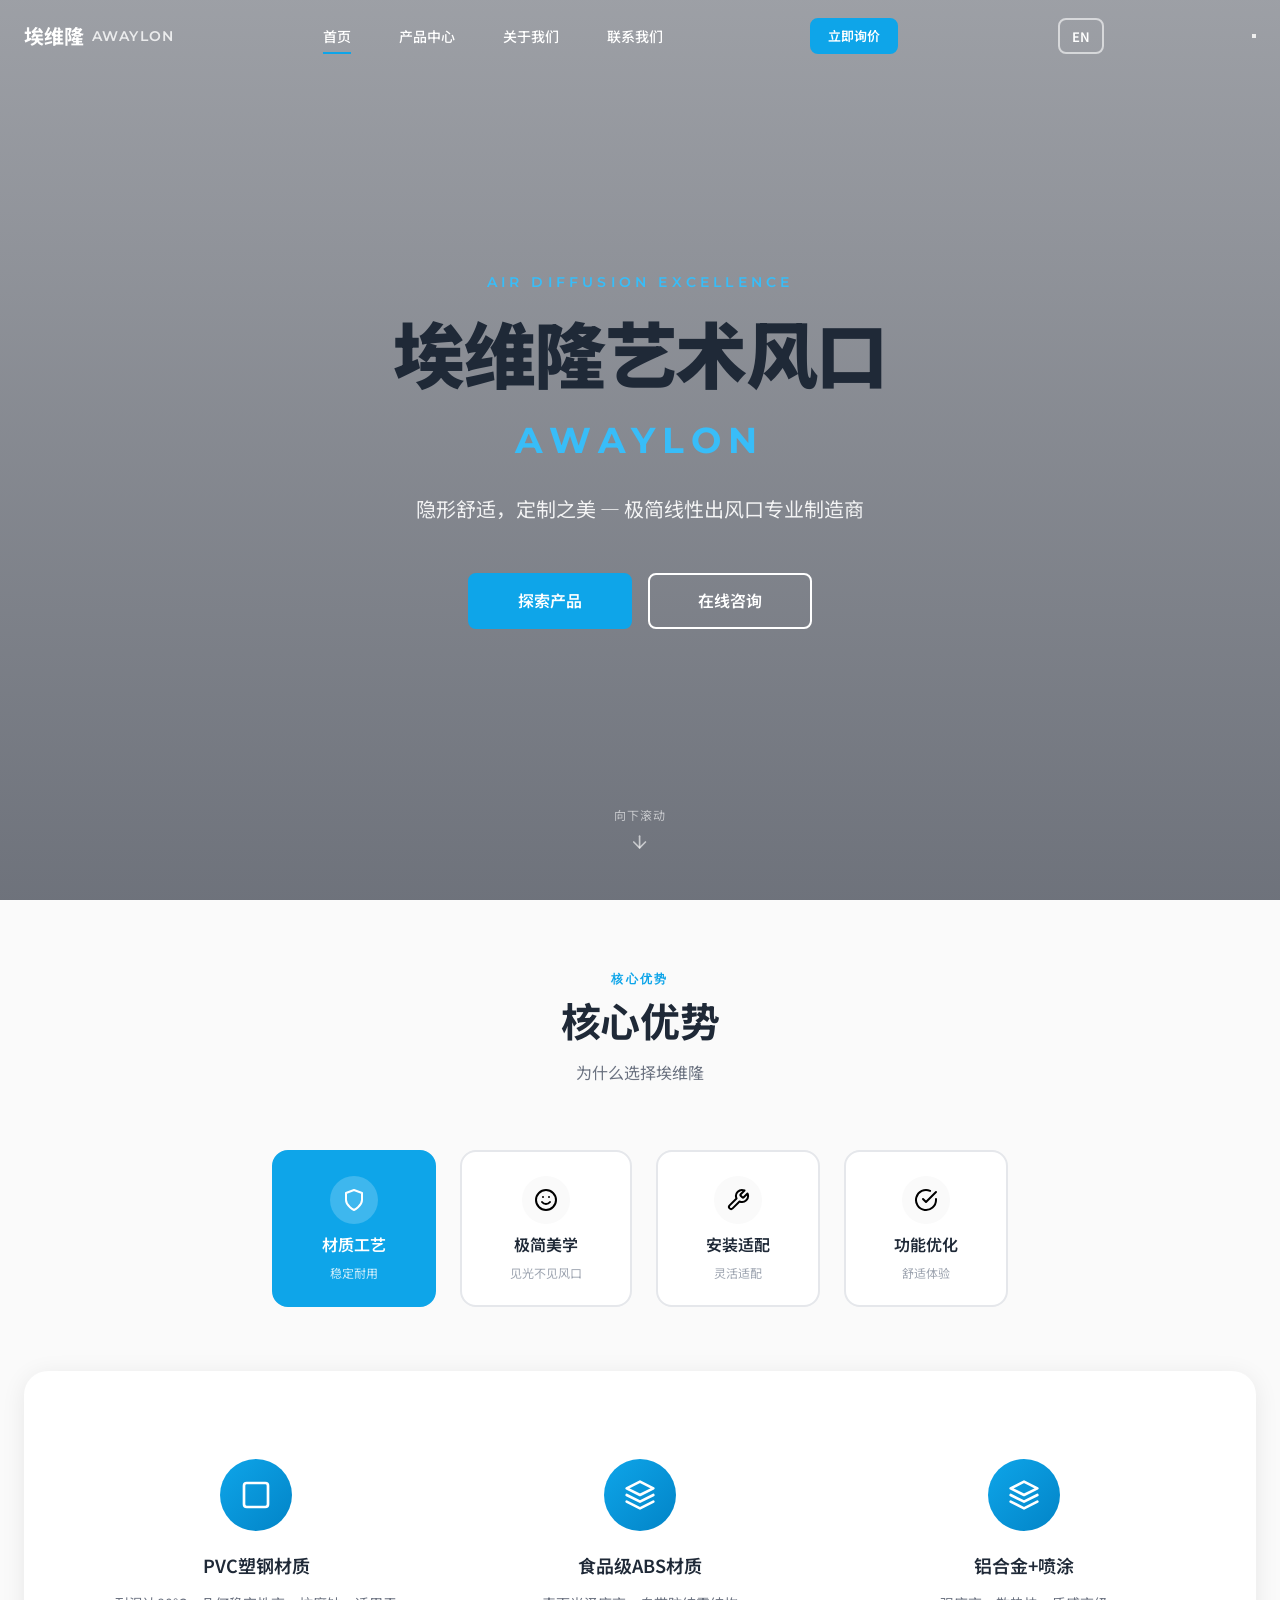
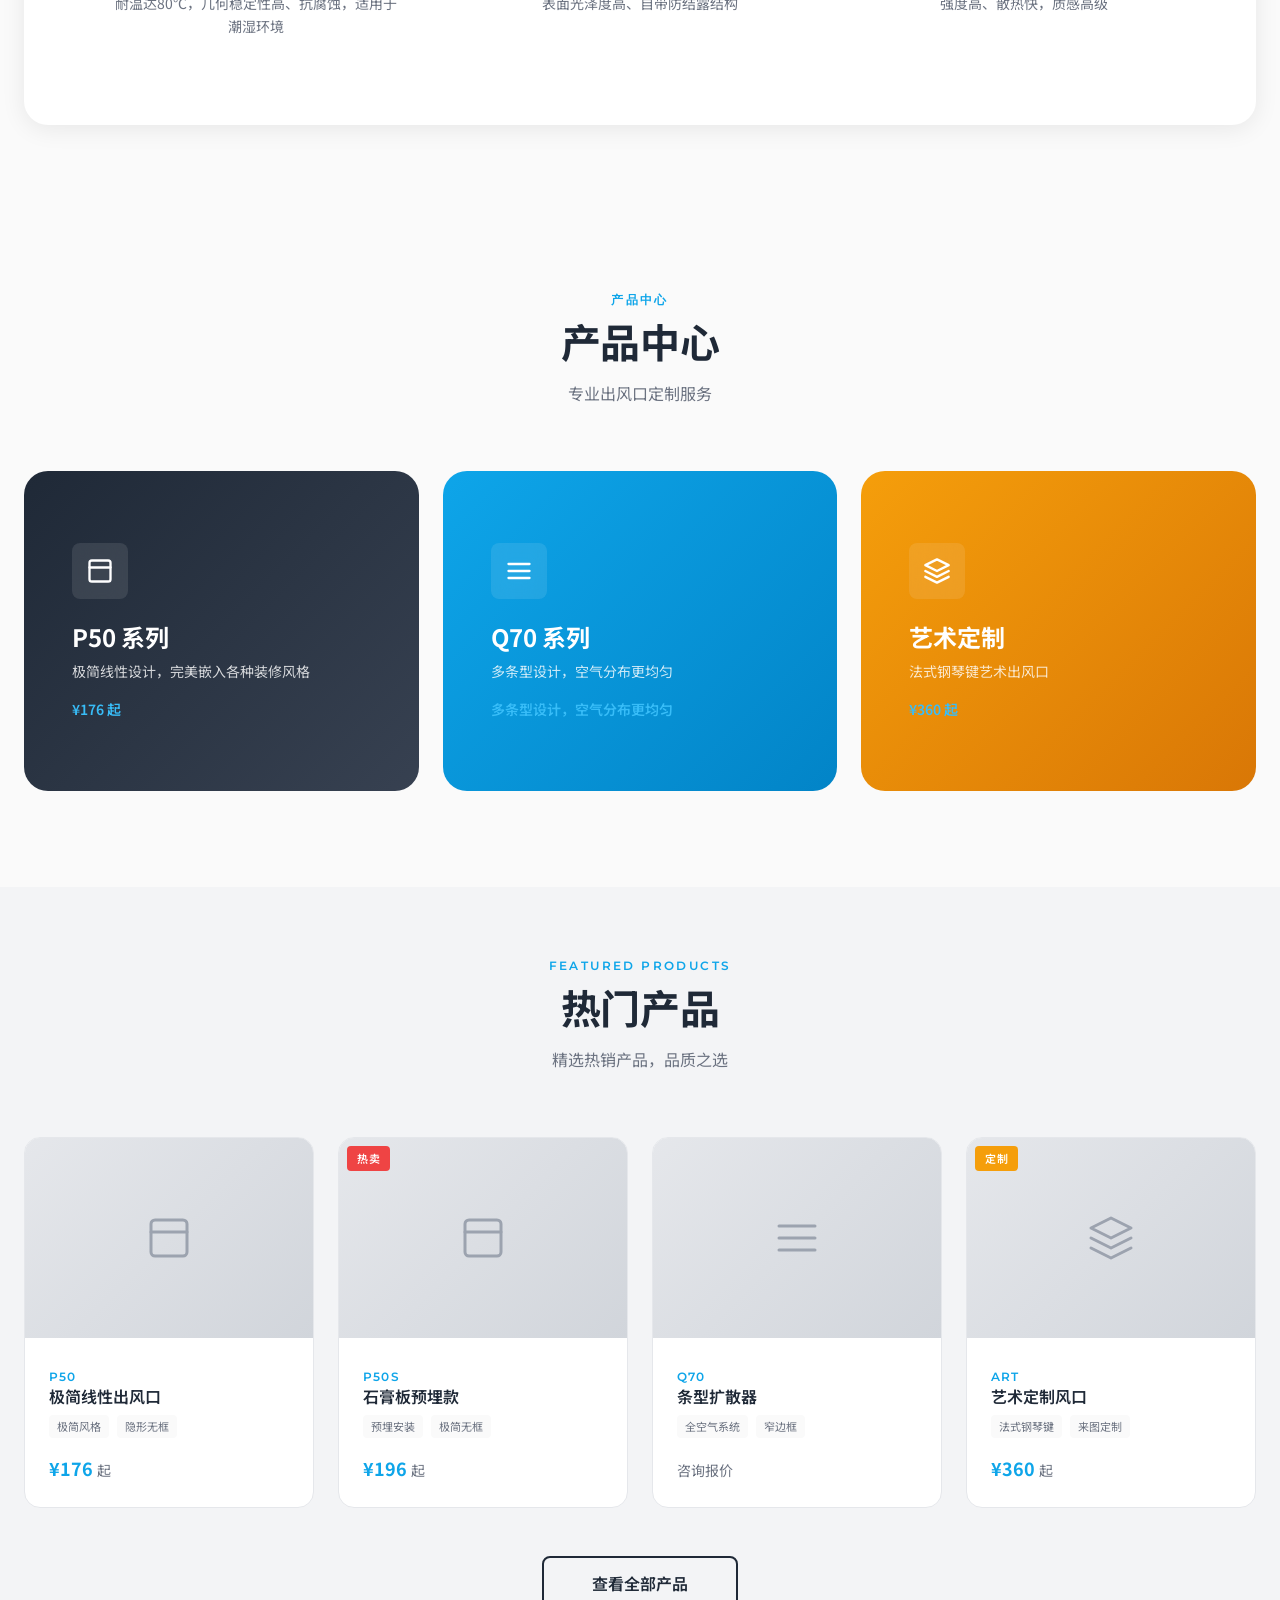
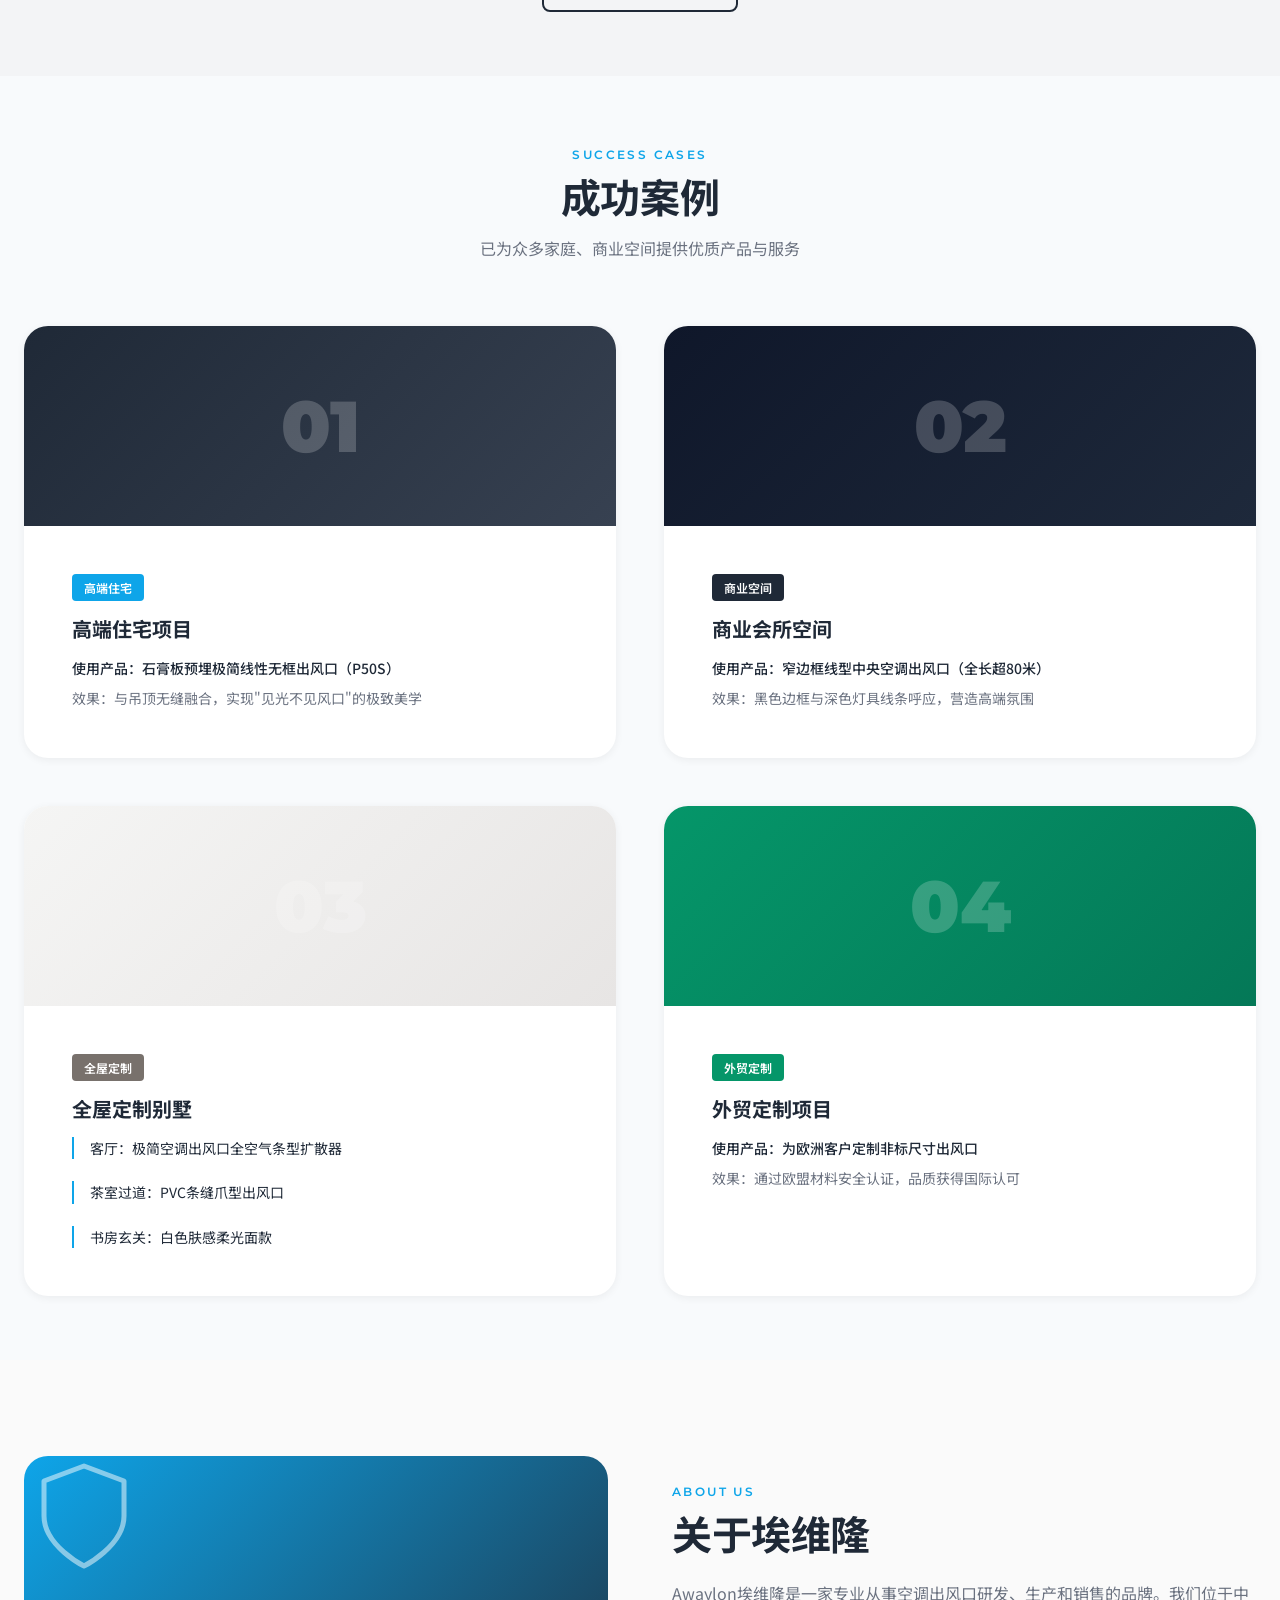
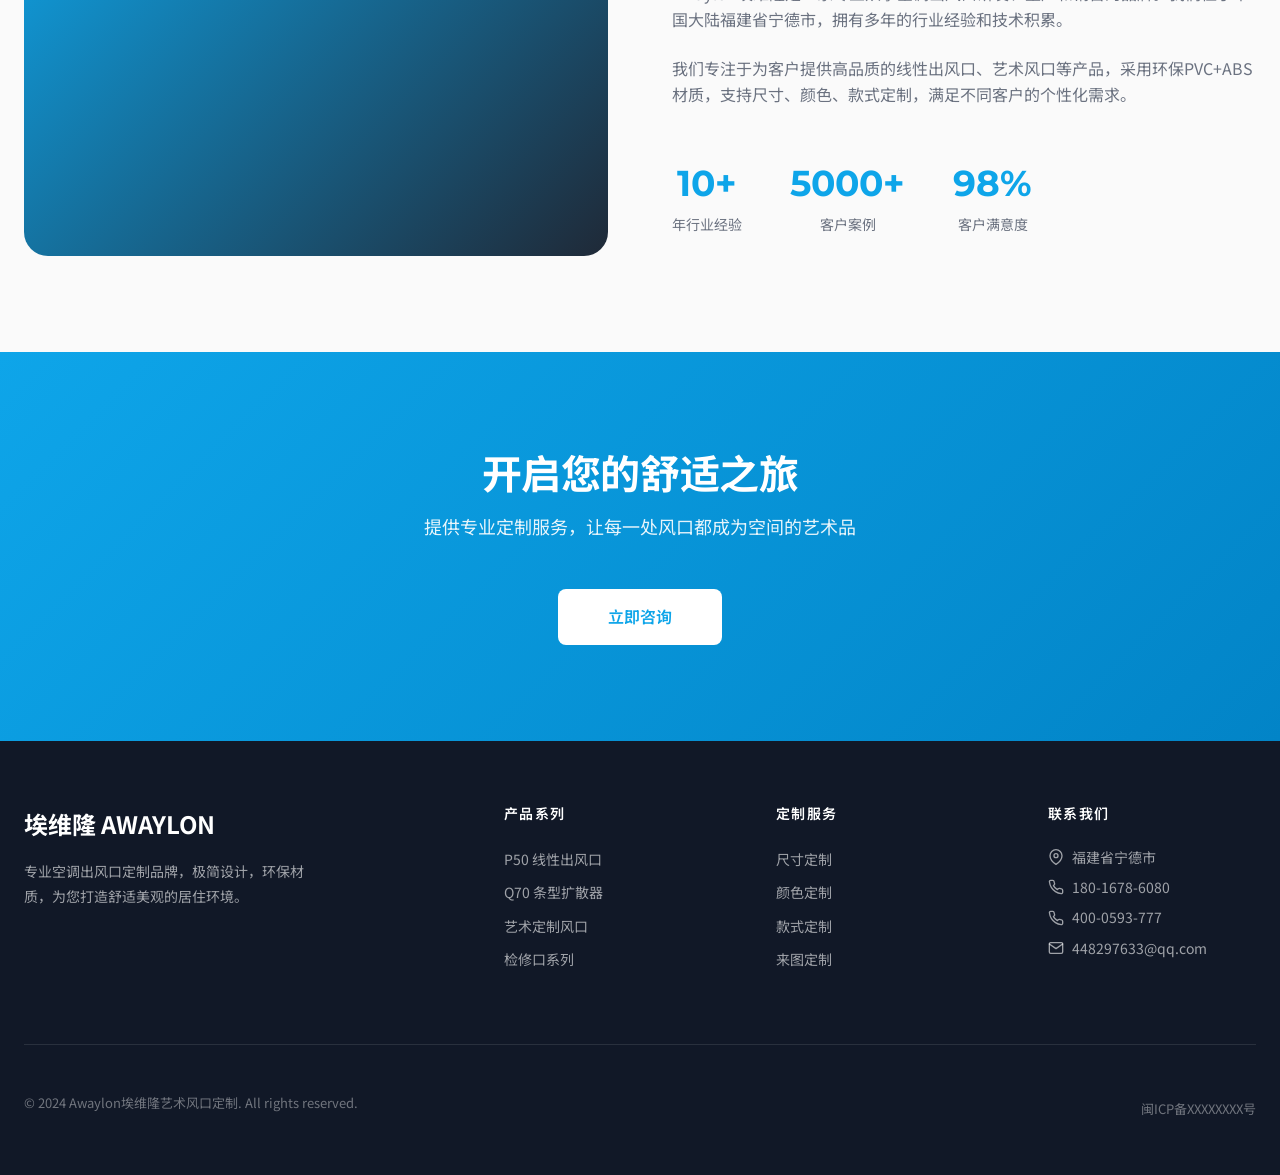
<file: awaylon-final/index.html>
<!DOCTYPE html>
<html lang="zh-CN">
<head>
    <meta charset="UTF-8">
    <meta name="viewport" content="width=device-width, initial-scale=1.0">
    <meta name="description" content="Awaylon埃维隆 - 专业空调出风口定制品牌，极简线性出风口、艺术风口、石膏板预埋款，环保材质，支持尺寸颜色定制">
    <title>Awaylon 埃维隆艺术风口定制 | 空调出风口专业品牌</title>
    <link rel="preconnect" href="https://fonts.googleapis.com">
    <link rel="preconnect" href="https://fonts.gstatic.com" crossorigin>
    <link href="https://fonts.googleapis.com/css2?family=Montserrat:wght@400;500;600;700;900&family=Noto+Sans+SC:wght@400;500;600;700;900&display=swap" rel="stylesheet">
    <link rel="stylesheet" href="css/style.css">
    <script src="js/i18n.js"></script>
</head>
<body>
    <!-- 导航栏 -->
    <nav class="navbar" id="navbar">
        <div class="navbar-inner">
            <a href="index.html" class="logo">
                埃维隆
                <span class="logo-en">AWAYLON</span>
            </a>
            <ul class="nav-menu">
                <li><a href="index.html" class="nav-link active" data-i18n="nav_home">首页</a></li>
                <li><a href="products.html" class="nav-link" data-i18n="nav_products">产品中心</a></li>
                <li><a href="about.html" class="nav-link" data-i18n="nav_about">关于我们</a></li>
                <li><a href="contact.html" class="nav-link" data-i18n="nav_contact">联系我们</a></li>
            </ul>
            <a href="contact.html" class="btn btn-primary btn-sm nav-cta" data-i18n="nav_quote">立即询价</a>
            <button class="lang-switch" id="langSwitch" onclick="location.href='index-en.html'">EN</button>
            <button class="mobile-menu-btn" id="mobileMenuBtn" aria-label="打开菜单">
                <span></span>
                <span></span>
                <span></span>
            </button>
        </div>
    </nav>

    <!-- 移动端菜单 -->
    <div class="mobile-menu" id="mobileMenu">
        <button class="mobile-menu-close" id="mobileMenuClose" aria-label="关闭菜单">
            <svg xmlns="http://www.w3.org/2000/svg" width="24" height="24" viewBox="0 0 24 24" fill="none" stroke="currentColor" stroke-width="2" stroke-linecap="round" stroke-linejoin="round"><line x1="18" y1="6" x2="6" y2="18"></line><line x1="6" y1="6" x2="18" y2="18"></line></svg>
        </button>
        <a href="index.html">首页</a>
        <a href="products.html">产品中心</a>
        <a href="about.html">关于我们</a>
        <a href="contact.html">联系我们</a>
    </div>

    <!-- Hero 区域 -->
    <section class="hero">
        <video class="hero-video" autoplay muted loop playsinline poster="">
            <source src="videos/hero.mp4" type="video/mp4">
        </video>
        <div class="hero-overlay"></div>
        <div class="hero-content">
            <p class="hero-subtitle" data-i18n="hero_subtitle">Air Diffusion Excellence</p>
            <h1 class="hero-title" data-i18n="hero_title">埃维隆艺术风口</h1>
            <p class="hero-title-en" data-i18n="hero_title_en">AWAYLON</p>
            <p class="hero-desc" data-i18n="hero_desc">隐形舒适，定制之美 — 极简线性出风口专业制造商</p>
            <div class="hero-buttons">
                <a href="products.html" class="btn btn-primary btn-lg" data-i18n="hero_btn1">探索产品</a>
                <a href="contact.html" class="btn btn-secondary btn-lg" data-i18n="hero_btn2">在线咨询</a>
            </div>
        </div>
        <div class="hero-scroll">
            <span data-i18n="hero_scroll">SCROLL</span>
            <svg xmlns="http://www.w3.org/2000/svg" width="20" height="20" viewBox="0 0 24 24" fill="none" stroke="currentColor" stroke-width="2" stroke-linecap="round" stroke-linejoin="round"><line x1="12" y1="5" x2="12" y2="19"></line><polyline points="19 12 12 19 5 12"></polyline></svg>
        </div>
    </section>

    <!-- 核心优势 - 标签页形式 -->
    <section class="advantages-section section">
        <div class="container">
            <div class="section-header">
                <span class="section-label" data-i18n="advantages_title">Core Advantages</span>
                <h2 class="section-title" data-i18n="advantages_title">核心优势</h2>
                <p class="section-desc" data-i18n="advantages_subtitle">四大核心优势，打造高品质空调出风口</p>
            </div>
            
            <div class="advantages-tabs">
                <div class="tab-buttons">
                    <button class="tab-btn active" data-tab="material">
                        <span class="tab-icon">
                            <svg xmlns="http://www.w3.org/2000/svg" width="24" height="24" viewBox="0 0 24 24" fill="none" stroke="currentColor" stroke-width="2" stroke-linecap="round" stroke-linejoin="round"><path d="M12 22s8-4 8-10V5l-8-3-8 3v7c0 6 8 10 8 10z"></path></svg>
                        </span>
                        <span class="tab-text">材质工艺</span>
                        <span class="tab-subtitle">稳定耐用</span>
                    </button>
                    <button class="tab-btn" data-tab="design">
                        <span class="tab-icon">
                            <svg xmlns="http://www.w3.org/2000/svg" width="24" height="24" viewBox="0 0 24 24" fill="none" stroke="currentColor" stroke-width="2" stroke-linecap="round" stroke-linejoin="round"><circle cx="12" cy="12" r="10"></circle><path d="M8 14s1.5 2 4 2 4-2 4-2"></path><line x1="9" y1="9" x2="9.01" y2="9"></line><line x1="15" y1="9" x2="15.01" y2="9"></line></svg>
                        </span>
                        <span class="tab-text">极简美学</span>
                        <span class="tab-subtitle">见光不见风口</span>
                    </button>
                    <button class="tab-btn" data-tab="install">
                        <span class="tab-icon">
                            <svg xmlns="http://www.w3.org/2000/svg" width="24" height="24" viewBox="0 0 24 24" fill="none" stroke="currentColor" stroke-width="2" stroke-linecap="round" stroke-linejoin="round"><path d="M14.7 6.3a1 1 0 0 0 0 1.4l1.6 1.6a1 1 0 0 0 1.4 0l3.77-3.77a6 6 0 0 1-7.94 7.94l-6.91 6.91a2.12 2.12 0 0 1-3-3l6.91-6.91a6 6 0 0 1 7.94-7.94l-3.76 3.76z"></path></svg>
                        </span>
                        <span class="tab-text">安装适配</span>
                        <span class="tab-subtitle">灵活适配</span>
                    </button>
                    <button class="tab-btn" data-tab="function">
                        <span class="tab-icon">
                            <svg xmlns="http://www.w3.org/2000/svg" width="24" height="24" viewBox="0 0 24 24" fill="none" stroke="currentColor" stroke-width="2" stroke-linecap="round" stroke-linejoin="round"><path d="M22 11.08V12a10 10 0 1 1-5.93-9.14"></path><polyline points="22 4 12 14.01 9 11.01"></polyline></svg>
                        </span>
                        <span class="tab-text">功能优化</span>
                        <span class="tab-subtitle">舒适体验</span>
                    </button>
                </div>
                
                <div class="tab-contents">
                    <!-- 材质工艺 -->
                    <div class="tab-content active" id="material">
                        <div class="advantage-detail">
                            <div class="advantage-features">
                                <div class="advantage-item">
                                    <div class="advantage-icon">
                                        <svg xmlns="http://www.w3.org/2000/svg" width="32" height="32" viewBox="0 0 24 24" fill="none" stroke="currentColor" stroke-width="2" stroke-linecap="round" stroke-linejoin="round"><rect x="3" y="3" width="18" height="18" rx="2" ry="2"></rect></svg>
                                    </div>
                                    <h4>PVC塑钢材质</h4>
                                    <p>耐温达80℃，几何稳定性高、抗腐蚀，适用于潮湿环境</p>
                                </div>
                                <div class="advantage-item">
                                    <div class="advantage-icon">
                                        <svg xmlns="http://www.w3.org/2000/svg" width="32" height="32" viewBox="0 0 24 24" fill="none" stroke="currentColor" stroke-width="2" stroke-linecap="round" stroke-linejoin="round"><path d="M12 2L2 7l10 5 10-5-10-5z"></path><path d="M2 17l10 5 10-5"></path><path d="M2 12l10 5 10-5"></path></svg>
                                    </div>
                                    <h4>食品级ABS材质</h4>
                                    <p>表面光泽度高、自带防结露结构</p>
                                </div>
                                <div class="advantage-item">
                                    <div class="advantage-icon">
                                        <svg xmlns="http://www.w3.org/2000/svg" width="32" height="32" viewBox="0 0 24 24" fill="none" stroke="currentColor" stroke-width="2" stroke-linecap="round" stroke-linejoin="round"><polygon points="12 2 2 7 12 12 22 7 12 2"></polygon><polyline points="2 17 12 22 22 17"></polyline><polyline points="2 12 12 17 22 12"></polyline></svg>
                                    </div>
                                    <h4>铝合金+喷涂</h4>
                                    <p>强度高、散热快，质感高级</p>
                                </div>
                            </div>
                        </div>
                    </div>
                    
                    <!-- 极简美学 -->
                    <div class="tab-content" id="design">
                        <div class="advantage-detail">
                            <div class="advantage-features">
                                <div class="advantage-item">
                                    <div class="advantage-icon">
                                        <svg xmlns="http://www.w3.org/2000/svg" width="32" height="32" viewBox="0 0 24 24" fill="none" stroke="currentColor" stroke-width="2" stroke-linecap="round" stroke-linejoin="round"><rect x="3" y="3" width="18" height="18" rx="2" ry="2"></rect><line x1="3" y1="9" x2="21" y2="9"></line></svg>
                                    </div>
                                    <h4>无框预埋设计</h4>
                                    <p>P50S型号与天花板完全齐平，完美融合</p>
                                </div>
                                <div class="advantage-item">
                                    <div class="advantage-icon">
                                        <svg xmlns="http://www.w3.org/2000/svg" width="32" height="32" viewBox="0 0 24 24" fill="none" stroke="currentColor" stroke-width="2" stroke-linecap="round" stroke-linejoin="round"><line x1="3" y1="12" x2="21" y2="12"></line><line x1="3" y1="6" x2="21" y2="6"></line><line x1="3" y1="18" x2="21" y2="18"></line></svg>
                                    </div>
                                    <h4>窄边框工艺</h4>
                                    <p>边框宽度控制在1cm以内，简洁大方</p>
                                </div>
                                <div class="advantage-item">
                                    <div class="advantage-icon">
                                        <svg xmlns="http://www.w3.org/2000/svg" width="32" height="32" viewBox="0 0 24 24" fill="none" stroke="currentColor" stroke-width="2" stroke-linecap="round" stroke-linejoin="round"><circle cx="13.5" cy="6.5" r="2.5"></circle><circle cx="17.5" cy="10.5" r="2.5"></circle><circle cx="8.5" cy="7.5" r="2.5"></circle><circle cx="6.5" cy="12.5" r="2.5"></circle><path d="M12 2C6.5 2 2 6.5 2 12s4.5 10 10 10c.926 0 1.648-.746 1.648-1.688 0-.437-.18-.835-.437-1.125-.29-.289-.438-.652-.438-1.125a1.64 1.64 0 0 1 1.668-1.668h1.996c3.051 0 5.555-2.503 5.555-5.555C21.965 6.012 17.461 2 12 2z"></path></svg>
                                    </div>
                                    <h4>多色可选</h4>
                                    <p>白色、黑色、木纹色、黑白双拼，多种选择</p>
                                </div>
                            </div>
                        </div>
                    </div>
                    
                    <!-- 安装适配 -->
                    <div class="tab-content" id="install">
                        <div class="advantage-detail">
                            <div class="advantage-features">
                                <div class="advantage-item">
                                    <div class="advantage-icon">
                                        <svg xmlns="http://www.w3.org/2000/svg" width="32" height="32" viewBox="0 0 24 24" fill="none" stroke="currentColor" stroke-width="2" stroke-linecap="round" stroke-linejoin="round"><path d="M3 9l9-7 9 7v11a2 2 0 0 1-2 2H5a2 2 0 0 1-2-2z"></path><polyline points="9 22 9 12 15 12 15 22"></polyline></svg>
                                    </div>
                                    <h4>预埋式安装</h4>
                                    <p>适用于新建项目，与吊顶一体化施工</p>
                                </div>
                                <div class="advantage-item">
                                    <div class="advantage-icon">
                                        <svg xmlns="http://www.w3.org/2000/svg" width="32" height="32" viewBox="0 0 24 24" fill="none" stroke="currentColor" stroke-width="2" stroke-linecap="round" stroke-linejoin="round"><rect x="3" y="3" width="18" height="18" rx="2" ry="2"></rect><line x1="3" y1="9" x2="21" y2="9"></line></svg>
                                    </div>
                                    <h4>外盖内嵌式</h4>
                                    <p>适配已完工吊顶，无需破坏现有装修</p>
                                </div>
                                <div class="advantage-item">
                                    <div class="advantage-icon">
                                        <svg xmlns="http://www.w3.org/2000/svg" width="32" height="32" viewBox="0 0 24 24" fill="none" stroke="currentColor" stroke-width="2" stroke-linecap="round" stroke-linejoin="round"><line x1="21" y1="10" x2="3" y2="10"></line><line x1="21" y1="6" x2="3" y2="6"></line><line x1="21" y1="14" x2="3" y2="14"></line><line x1="21" y1="18" x2="3" y2="18"></line></svg>
                                    </div>
                                    <h4>非标定制</h4>
                                    <p>支持长度、宽度、爪数定制，满足特殊需求</p>
                                </div>
                            </div>
                        </div>
                    </div>
                    
                    <!-- 功能优化 -->
                    <div class="tab-content" id="function">
                        <div class="advantage-detail">
                            <div class="advantage-features">
                                <div class="advantage-item">
                                    <div class="advantage-icon">
                                        <svg xmlns="http://www.w3.org/2000/svg" width="32" height="32" viewBox="0 0 24 24" fill="none" stroke="currentColor" stroke-width="2" stroke-linecap="round" stroke-linejoin="round"><path d="M9.59 4.59A2 2 0 1 1 11 8H2m10.59 11.41A2 2 0 1 0 14 16H2m15.73-8.27A2.5 2.5 0 1 1 19.5 12H2"></path></svg>
                                    </div>
                                    <h4>可调节风向与风量</h4>
                                    <p>灵活调节，满足不同空间需求</p>
                                </div>
                                <div class="advantage-item">
                                    <div class="advantage-icon">
                                        <svg xmlns="http://www.w3.org/2000/svg" width="32" height="32" viewBox="0 0 24 24" fill="none" stroke="currentColor" stroke-width="2" stroke-linecap="round" stroke-linejoin="round"><path d="M14.7 6.3a1 1 0 0 0 0 1.4l1.6 1.6a1 1 0 0 0 1.4 0l3.77-3.77a6 6 0 0 1-7.94 7.94l-6.91 6.91a2.12 2.12 0 0 1-3-3l6.91-6.91a6 6 0 0 1 7.94-7.94l-3.76 3.76z"></path></svg>
                                    </div>
                                    <h4>易拆洗设计</h4>
                                    <p>卡扣结构，无需工具拆卸，清洗维护更便捷</p>
                                </div>
                                <div class="advantage-item">
                                    <div class="advantage-icon">
                                        <svg xmlns="http://www.w3.org/2000/svg" width="32" height="32" viewBox="0 0 24 24" fill="none" stroke="currentColor" stroke-width="2" stroke-linecap="round" stroke-linejoin="round"><path d="M12 1a3 3 0 0 0-3 3v8a3 3 0 0 0 6 0V4a3 3 0 0 0-3-3z"></path><path d="M19 10v2a7 7 0 0 1-14 0v-2"></path><line x1="12" y1="19" x2="12" y2="23"></line><line x1="8" y1="23" x2="16" y2="23"></line></svg>
                                    </div>
                                    <h4>低风噪控制</h4>
                                    <p>优化风道设计，运行安静舒适</p>
                                </div>
                            </div>
                        </div>
                    </div>
                </div>
            </div>
        </div>
    </section>

    <!-- 产品分类 -->
    <section class="products-categories section">
        <div class="container">
            <div class="section-header">
                <span class="section-label" data-i18n="products_title">Product Categories</span>
                <h2 class="section-title" data-i18n="products_title">产品分类</h2>
                <p class="section-desc" data-i18n="products_subtitle">多种系列可选，满足不同装修需求</p>
            </div>
            <div class="categories-grid">
                <div class="category-card fade-in">
                    <div class="category-bg" style="background: linear-gradient(135deg, #1F2937 0%, #374151 100%);"></div>
                    <div class="category-content">
                        <div class="category-icon">
                            <svg xmlns="http://www.w3.org/2000/svg" width="28" height="28" viewBox="0 0 24 24" fill="none" stroke="currentColor" stroke-width="2" stroke-linecap="round" stroke-linejoin="round"><rect x="3" y="3" width="18" height="18" rx="2" ry="2"></rect><line x1="3" y1="9" x2="21" y2="9"></line></svg>
                        </div>
                        <h3 data-i18n="products_p50_series">P50 系列</h3>
                        <p data-i18n="products_p50_desc">极简线性出风口</p>
                        <span class="category-price" data-i18n="products_p50_price">¥176 起</span>
                        <a href="products.html" class="category-link">
                            <span data-i18n="view_details">查看详情</span>
<svg xmlns="http://www.w3.org/2000/svg" width="16" height="16" viewBox="0 0 24 24" fill="none" stroke="currentColor" stroke-width="2" stroke-linecap="round" stroke-linejoin="round"><line x1="5" y1="12" x2="19" y2="12"></line><polyline points="12 5 19 12 12 19"></polyline></svg>
                        </a>
                    </div>
                </div>
                <div class="category-card fade-in stagger-1">
                    <div class="category-bg" style="background: linear-gradient(135deg, #0EA5E9 0%, #0284C7 100%);"></div>
                    <div class="category-content">
                        <div class="category-icon">
                            <svg xmlns="http://www.w3.org/2000/svg" width="28" height="28" viewBox="0 0 24 24" fill="none" stroke="currentColor" stroke-width="2" stroke-linecap="round" stroke-linejoin="round"><line x1="3" y1="12" x2="21" y2="12"></line><line x1="3" y1="6" x2="21" y2="6"></line><line x1="3" y1="18" x2="21" y2="18"></line></svg>
                        </div>
                        <h3 data-i18n="products_q70_series">Q70 系列</h3>
                        <p data-i18n="products_q70_desc">条型扩散器</p>
                        <span class="category-price" data-i18n="products_q70_desc">极简窄边框</span>
                        <a href="products.html" class="category-link">
                            查看详情
                            <svg xmlns="http://www.w3.org/2000/svg" width="16" height="16" viewBox="0 0 24 24" fill="none" stroke="currentColor" stroke-width="2" stroke-linecap="round" stroke-linejoin="round"><line x1="5" y1="12" x2="19" y2="12"></line><polyline points="12 5 19 12 12 19"></polyline></svg>
                        </a>
                    </div>
                </div>
                <div class="category-card fade-in stagger-2">
                    <div class="category-bg" style="background: linear-gradient(135deg, #F59E0B 0%, #D97706 100%);"></div>
                    <div class="category-content">
                        <div class="category-icon">
                            <svg xmlns="http://www.w3.org/2000/svg" width="28" height="28" viewBox="0 0 24 24" fill="none" stroke="currentColor" stroke-width="2" stroke-linecap="round" stroke-linejoin="round"><path d="M12 2L2 7l10 5 10-5-10-5z"></path><path d="M2 17l10 5 10-5"></path><path d="M2 12l10 5 10-5"></path></svg>
                        </div>
                        <h3>艺术定制</h3>
                        <p>法式钢琴键艺术出风口</p>
                        <span class="category-price">¥360 起</span>
                        <a href="products.html" class="category-link">
                            查看详情
                            <svg xmlns="http://www.w3.org/2000/svg" width="16" height="16" viewBox="0 0 24 24" fill="none" stroke="currentColor" stroke-width="2" stroke-linecap="round" stroke-linejoin="round"><line x1="5" y1="12" x2="19" y2="12"></line><polyline points="12 5 19 12 12 19"></polyline></svg>
                        </a>
                    </div>
                </div>
            </div>
        </div>
    </section>

    <!-- 产品展示 -->
    <section class="section" style="background-color: #F3F4F6;">
        <div class="container">
            <div class="section-header">
                <span class="section-label">Featured Products</span>
                <h2 class="section-title">热门产品</h2>
                <p class="section-desc">精选热销产品，品质之选</p>
            </div>
            <div class="product-grid">
                <div class="product-card fade-in">
                    <div class="product-image" style="background: linear-gradient(135deg, #E5E7EB 0%, #D1D5DB 100%);">
                        <div style="display: flex; align-items: center; justify-content: center; height: 100%; color: #9CA3AF;">
                            <svg xmlns="http://www.w3.org/2000/svg" width="48" height="48" viewBox="0 0 24 24" fill="none" stroke="currentColor" stroke-width="1.5" stroke-linecap="round" stroke-linejoin="round"><rect x="3" y="3" width="18" height="18" rx="2" ry="2"></rect><line x1="3" y1="9" x2="21" y2="9"></line></svg>
                        </div>
                    </div>
                    <div class="product-info">
                        <span class="product-model">P50</span>
                        <h4>极简线性出风口</h4>
                        <div class="product-features">
                            <span class="product-tag">极简风格</span>
                            <span class="product-tag">隐形无框</span>
                        </div>
                        <p class="product-price">¥176 <span>起</span></p>
                    </div>
                </div>
                <div class="product-card fade-in stagger-1">
                    <div class="product-image" style="background: linear-gradient(135deg, #E5E7EB 0%, #D1D5DB 100%);">
                        <span class="product-badge badge-hot">热卖</span>
                        <div style="display: flex; align-items: center; justify-content: center; height: 100%; color: #9CA3AF;">
                            <svg xmlns="http://www.w3.org/2000/svg" width="48" height="48" viewBox="0 0 24 24" fill="none" stroke="currentColor" stroke-width="1.5" stroke-linecap="round" stroke-linejoin="round"><rect x="3" y="3" width="18" height="18" rx="2" ry="2"></rect><line x1="3" y1="9" x2="21" y2="9"></line></svg>
                        </div>
                    </div>
                    <div class="product-info">
                        <span class="product-model">P50S</span>
                        <h4>石膏板预埋款</h4>
                        <div class="product-features">
                            <span class="product-tag">预埋安装</span>
<span class="product-tag">极简无框</span>
                        </div>
                        <p class="product-price">¥196 <span>起</span></p>
                    </div>
                </div>
                <div class="product-card fade-in stagger-2">
                    <div class="product-image" style="background: linear-gradient(135deg, #E5E7EB 0%, #D1D5DB 100%);">
                        <div style="display: flex; align-items: center; justify-content: center; height: 100%; color: #9CA3AF;">
                            <svg xmlns="http://www.w3.org/2000/svg" width="48" height="48" viewBox="0 0 24 24" fill="none" stroke="currentColor" stroke-width="1.5" stroke-linecap="round" stroke-linejoin="round"><line x1="3" y1="12" x2="21" y2="12"></line><line x1="3" y1="6" x2="21" y2="6"></line><line x1="3" y1="18" x2="21" y2="18"></line></svg>
                        </div>
                    </div>
                    <div class="product-info">
                        <span class="product-model">Q70</span>
                        <h4>条型扩散器</h4>
                        <div class="product-features">
                            <span class="product-tag">全空气系统</span>
                            <span class="product-tag">窄边框</span>
                        </div>
                        <p class="product-price"><span>咨询报价</span></p>
                    </div>
                </div>
                <div class="product-card fade-in stagger-3">
                    <div class="product-image" style="background: linear-gradient(135deg, #E5E7EB 0%, #D1D5DB 100%);">
                        <span class="product-badge badge-custom">定制</span>
                        <div style="display: flex; align-items: center; justify-content: center; height: 100%; color: #9CA3AF;">
                            <svg xmlns="http://www.w3.org/2000/svg" width="48" height="48" viewBox="0 0 24 24" fill="none" stroke="currentColor" stroke-width="1.5" stroke-linecap="round" stroke-linejoin="round"><path d="M12 2L2 7l10 5 10-5-10-5z"></path><path d="M2 17l10 5 10-5"></path><path d="M2 12l10 5 10-5"></path></svg>
                        </div>
                    </div>
                    <div class="product-info">
                        <span class="product-model">ART</span>
                        <h4>艺术定制风口</h4>
                        <div class="product-features">
                            <span class="product-tag">法式钢琴键</span>
                            <span class="product-tag">来图定制</span>
                        </div>
                        <p class="product-price">¥360 <span>起</span></p>
                    </div>
                </div>
            </div>
            <div class="text-center mt-lg">
                <a href="products.html" class="btn btn-dark btn-lg">查看全部产品</a>
            </div>
        </div>
    </section>

    <!-- 成功案例 -->
    <section class="success-cases section">
        <div class="container">
            <div class="section-header">
                <span class="section-label">Success Cases</span>
                <h2 class="section-title">成功案例</h2>
                <p class="section-desc">已为众多家庭、商业空间提供优质产品与服务</p>
            </div>
            <div class="cases-grid">
                <!-- 案例一：高端住宅项目 -->
                <div class="case-card fade-in">
                    <div class="case-image" style="background: linear-gradient(135deg, #1F2937 0%, #374151 100%);">
                        <div class="case-number">01</div>
                    </div>
                    <div class="case-content">
                        <span class="case-tag">高端住宅</span>
                        <h4>高端住宅项目</h4>
                        <p class="case-product">使用产品：石膏板预埋极简线性无框出风口（P50S）</p>
                        <p class="case-effect">效果：与吊顶无缝融合，实现"见光不见风口"的极致美学</p>
                    </div>
                </div>
                
                <!-- 案例二：商业会所空间 -->
                <div class="case-card fade-in stagger-1">
                    <div class="case-image" style="background: linear-gradient(135deg, #0F172A 0%, #1E293B 100%);">
                        <div class="case-number">02</div>
                    </div>
                    <div class="case-content">
                        <span class="case-tag">商业空间</span>
                        <h4>商业会所空间</h4>
                        <p class="case-product">使用产品：窄边框线型中央空调出风口（全长超80米）</p>
                        <p class="case-effect">效果：黑色边框与深色灯具线条呼应，营造高端氛围</p>
                    </div>
                </div>
                
                <!-- 案例三：全屋定制别墅 -->
                <div class="case-card fade-in stagger-2">
                    <div class="case-image" style="background: linear-gradient(135deg, #F5F5F4 0%, #E7E5E4 100%);">
                        <div class="case-number">03</div>
                    </div>
                    <div class="case-content">
                        <span class="case-tag">全屋定制</span>
                        <h4>全屋定制别墅</h4>
                        <div class="case-products">
                            <p>客厅：极简空调出风口全空气条型扩散器</p>
                            <p>茶室过道：PVC条缝爪型出风口</p>
                            <p>书房玄关：白色肤感柔光面款</p>
                        </div>
                    </div>
                </div>
                
                <!-- 案例四：外贸定制项目 -->
                <div class="case-card fade-in stagger-3">
                    <div class="case-image" style="background: linear-gradient(135deg, #059669 0%, #047857 100%);">
                        <div class="case-number">04</div>
                    </div>
                    <div class="case-content">
                        <span class="case-tag">外贸定制</span>
                        <h4>外贸定制项目</h4>
                        <p class="case-product">使用产品：为欧洲客户定制非标尺寸出风口</p>
                        <p class="case-effect">效果：通过欧盟材料安全认证，品质获得国际认可</p>
                    </div>
                </div>
            </div>
        </div>
    </section>

    <!-- 品牌介绍 -->
    <section class="about-section section">
        <div class="container">
            <div class="about-grid">
                <div class="about-image fade-in">
                    <svg xmlns="http://www.w3.org/2000/svg" width="120" height="120" viewBox="0 0 24 24" fill="none" stroke="currentColor" stroke-width="1" stroke-linecap="round" stroke-linejoin="round"><path d="M12 22s8-4 8-10V5l-8-3-8 3v7c0 6 8 10 8 10z"></path></svg>
                </div>
                <div class="about-content fade-in stagger-1">
                    <span class="section-label">About Us</span>
                    <h2>关于埃维隆</h2>
                    <p>Awaylon埃维隆是一家专业从事空调出风口研发、生产和销售的品牌。我们位于中国大陆福建省宁德市，拥有多年的行业经验和技术积累。</p>
                    <p>我们专注于为客户提供高品质的线性出风口、艺术风口等产品，采用环保PVC+ABS材质，支持尺寸、颜色、款式定制，满足不同客户的个性化需求。</p>
                    <div class="about-stats">
                        <div class="stat-item">
                            <div class="stat-number">10+</div>
                            <div class="stat-label">年行业经验</div>
                        </div>
                        <div class="stat-item">
                            <div class="stat-number">5000+</div>
                            <div class="stat-label">客户案例</div>
                        </div>
                        <div class="stat-item">
                            <div class="stat-number">98%</div>
                            <div class="stat-label">客户满意度</div>
                        </div>
                    </div>
                </div>
            </div>
        </div>
    </section>

    <!-- CTA -->
    <section class="cta-section">
        <div class="container">
            <h2>开启您的舒适之旅</h2>
            <p>提供专业定制服务，让每一处风口都成为空间的艺术品</p>
            <a href="contact.html" class="btn btn-lg" style="background-color: white; color: #0EA5E9;">立即咨询</a>
        </div>
    </section>

    <!-- 页脚 -->
    <footer class="footer">
        <div class="container">
            <div class="footer-grid">
                <div class="footer-brand">
                    <div class="footer-logo">埃维隆 AWAYLON</div>
                    <p>专业空调出风口定制品牌，极简设计，环保材质，为您打造舒适美观的居住环境。</p>
                </div>
                <div>
                    <h4>产品系列</h4>
                    <ul class="footer-links">
                        <li><a href="products.html">P50 线性出风口</a></li>
                        <li><a href="products.html">Q70 条型扩散器</a></li>
                        <li><a href="products.html">艺术定制风口</a></li>
                        <li><a href="products.html">检修口系列</a></li>
                    </ul>
                </div>
                <div>
                    <h4>定制服务</h4>
                    <ul class="footer-links">
                        <li><a href="about.html">尺寸定制</a></li>
                        <li><a href="about.html">颜色定制</a></li>
                        <li><a href="about.html">款式定制</a></li>
                        <li><a href="about.html">来图定制</a></li>
                    </ul>
                </div>
                <div class="footer-contact">
                    <h4>联系我们</h4>
                    <p>
                        <svg xmlns="http://www.w3.org/2000/svg" width="16" height="16" viewBox="0 0 24 24" fill="none" stroke="currentColor" stroke-width="2" stroke-linecap="round" stroke-linejoin="round"><path d="M21 10c0 7-9 13-9 13s-9-6-9-13a9 9 0 0 1 18 0z"></path><circle cx="12" cy="10" r="3"></circle></svg>
                        福建省宁德市
                    </p>
                    <p><svg xmlns="http://www.w3.org/2000/svg" width="16" height="16" viewBox="0 0 24 24" fill="none" stroke="currentColor" stroke-width="2" stroke-linecap="round" stroke-linejoin="round"><path d="M22 16.92v3a2 2 0 0 1-2.18 2 19.79 19.79 0 0 1-8.63-3.07 19.5 19.5 0 0 1-6-6 19.79 19.79 0 0 1-3.07-8.67A2 2 0 0 1 4.11 2h3a2 2 0 0 1 2 1.72 12.84 12.84 0 0 0 .7 2.81 2 2 0 0 1-.45 2.11L8.09 9.91a16 16 0 0 0 6 6l1.27-1.27a2 2 0 0 1 2.11-.45 12.84 12.84 0 0 0 2.81.7A2 2 0 0 1 22 16.92z"></path></svg> 180-1678-6080</p>
                    <p><svg xmlns="http://www.w3.org/2000/svg" width="16" height="16" viewBox="0 0 24 24" fill="none" stroke="currentColor" stroke-width="2" stroke-linecap="round" stroke-linejoin="round"><path d="M22 16.92v3a2 2 0 0 1-2.18 2 19.79 19.79 0 0 1-8.63-3.07 19.5 19.5 0 0 1-6-6 19.79 19.79 0 0 1-3.07-8.67A2 2 0 0 1 4.11 2h3a2 2 0 0 1 2 1.72 12.84 12.84 0 0 0 .7 2.81 2 2 0 0 1-.45 2.11L8.09 9.91a16 16 0 0 0 6 6l1.27-1.27a2 2 0 0 1 2.11-.45 12.84 12.84 0 0 0 2.81.7A2 2 0 0 1 22 16.92z"></path></svg> 400-0593-777</p>
                    <p>
                        <svg xmlns="http://www.w3.org/2000/svg" width="16" height="16" viewBox="0 0 24 24" fill="none" stroke="currentColor" stroke-width="2" stroke-linecap="round" stroke-linejoin="round"><path d="M4 4h16c1.1 0 2 .9 2 2v12c0 1.1-.9 2-2 2H4c-1.1 0-2-.9-2-2V6c0-1.1.9-2 2-2z"></path><polyline points="22,6 12,13 2,6"></polyline></svg>
                        448297633@qq.com
                    </p>
                </div>
            </div>
            <div class="footer-bottom">
                <p>&copy; 2024 Awaylon埃维隆艺术风口定制. All rights reserved.</p>
                <p>闽ICP备XXXXXXXX号</p>
            </div>
        </div>
    </footer>

    <script src="js/main.js"></script>
</body>
</html>
</file>
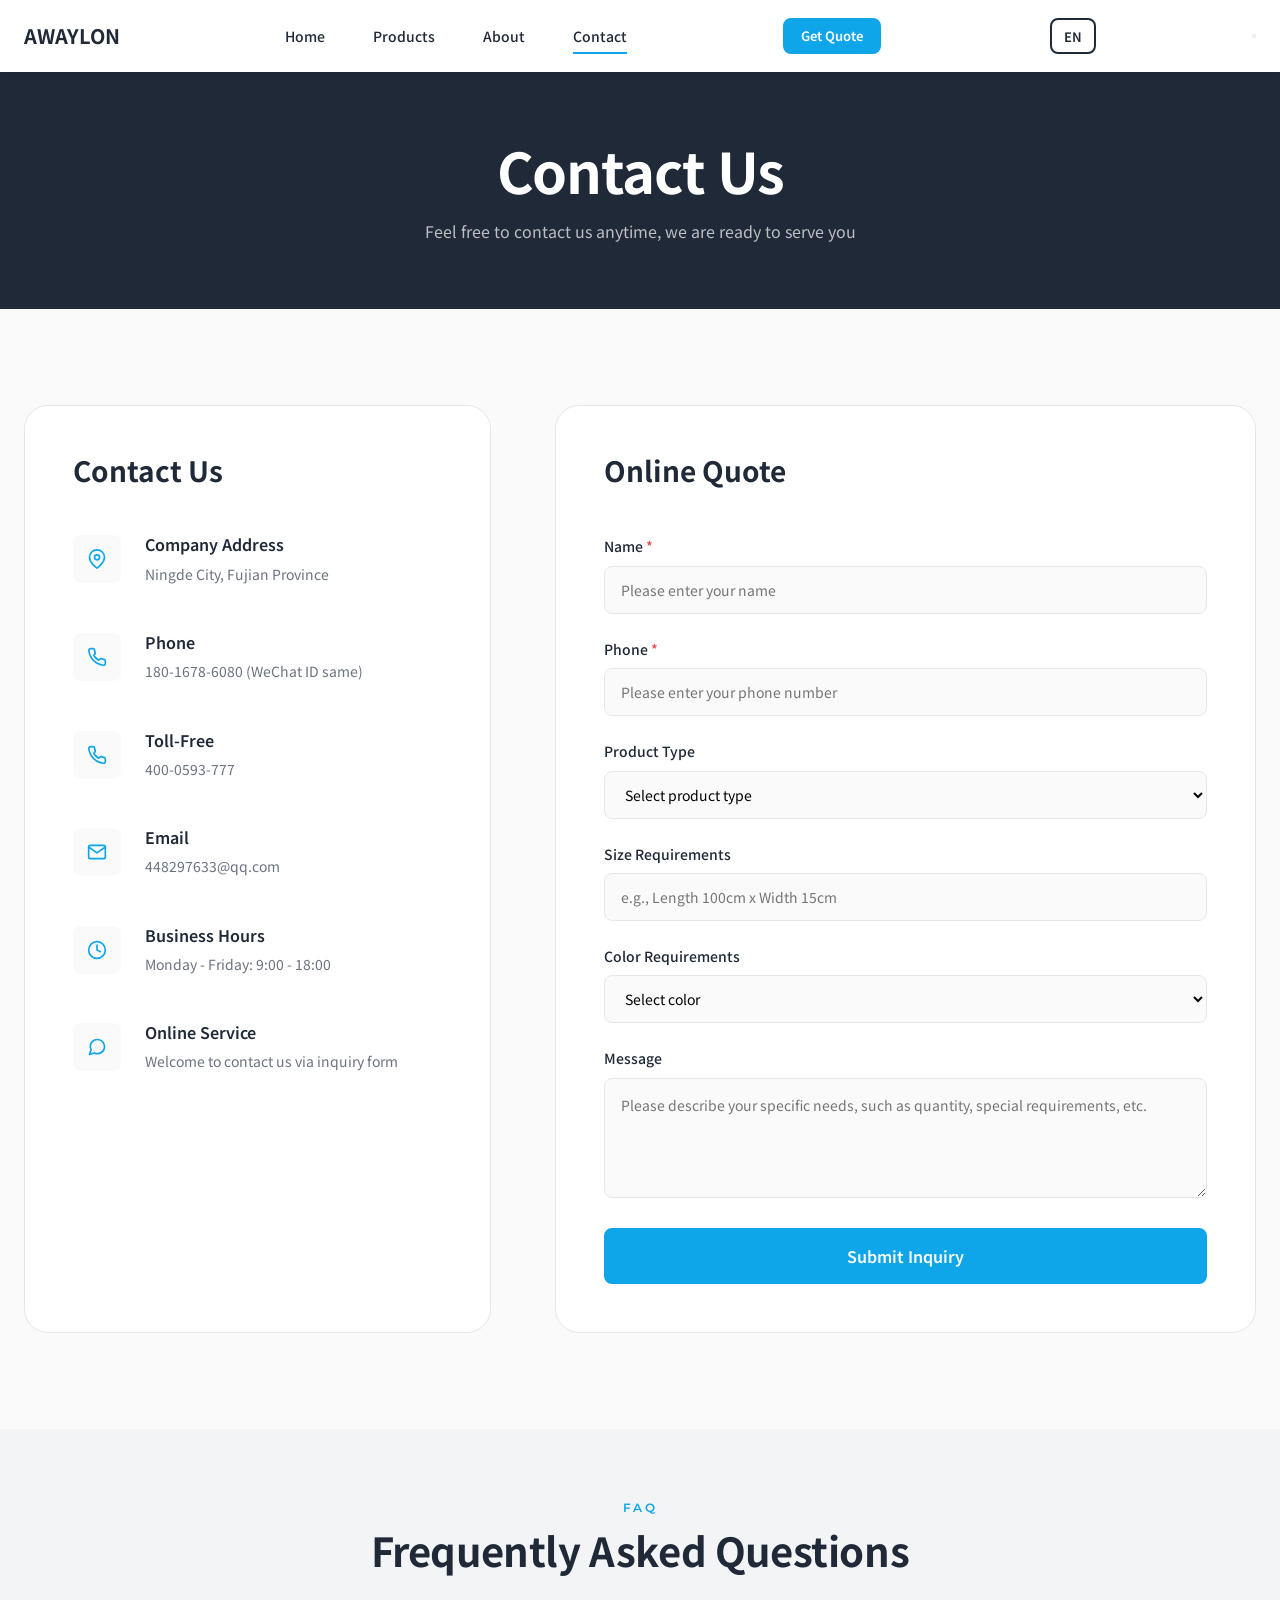
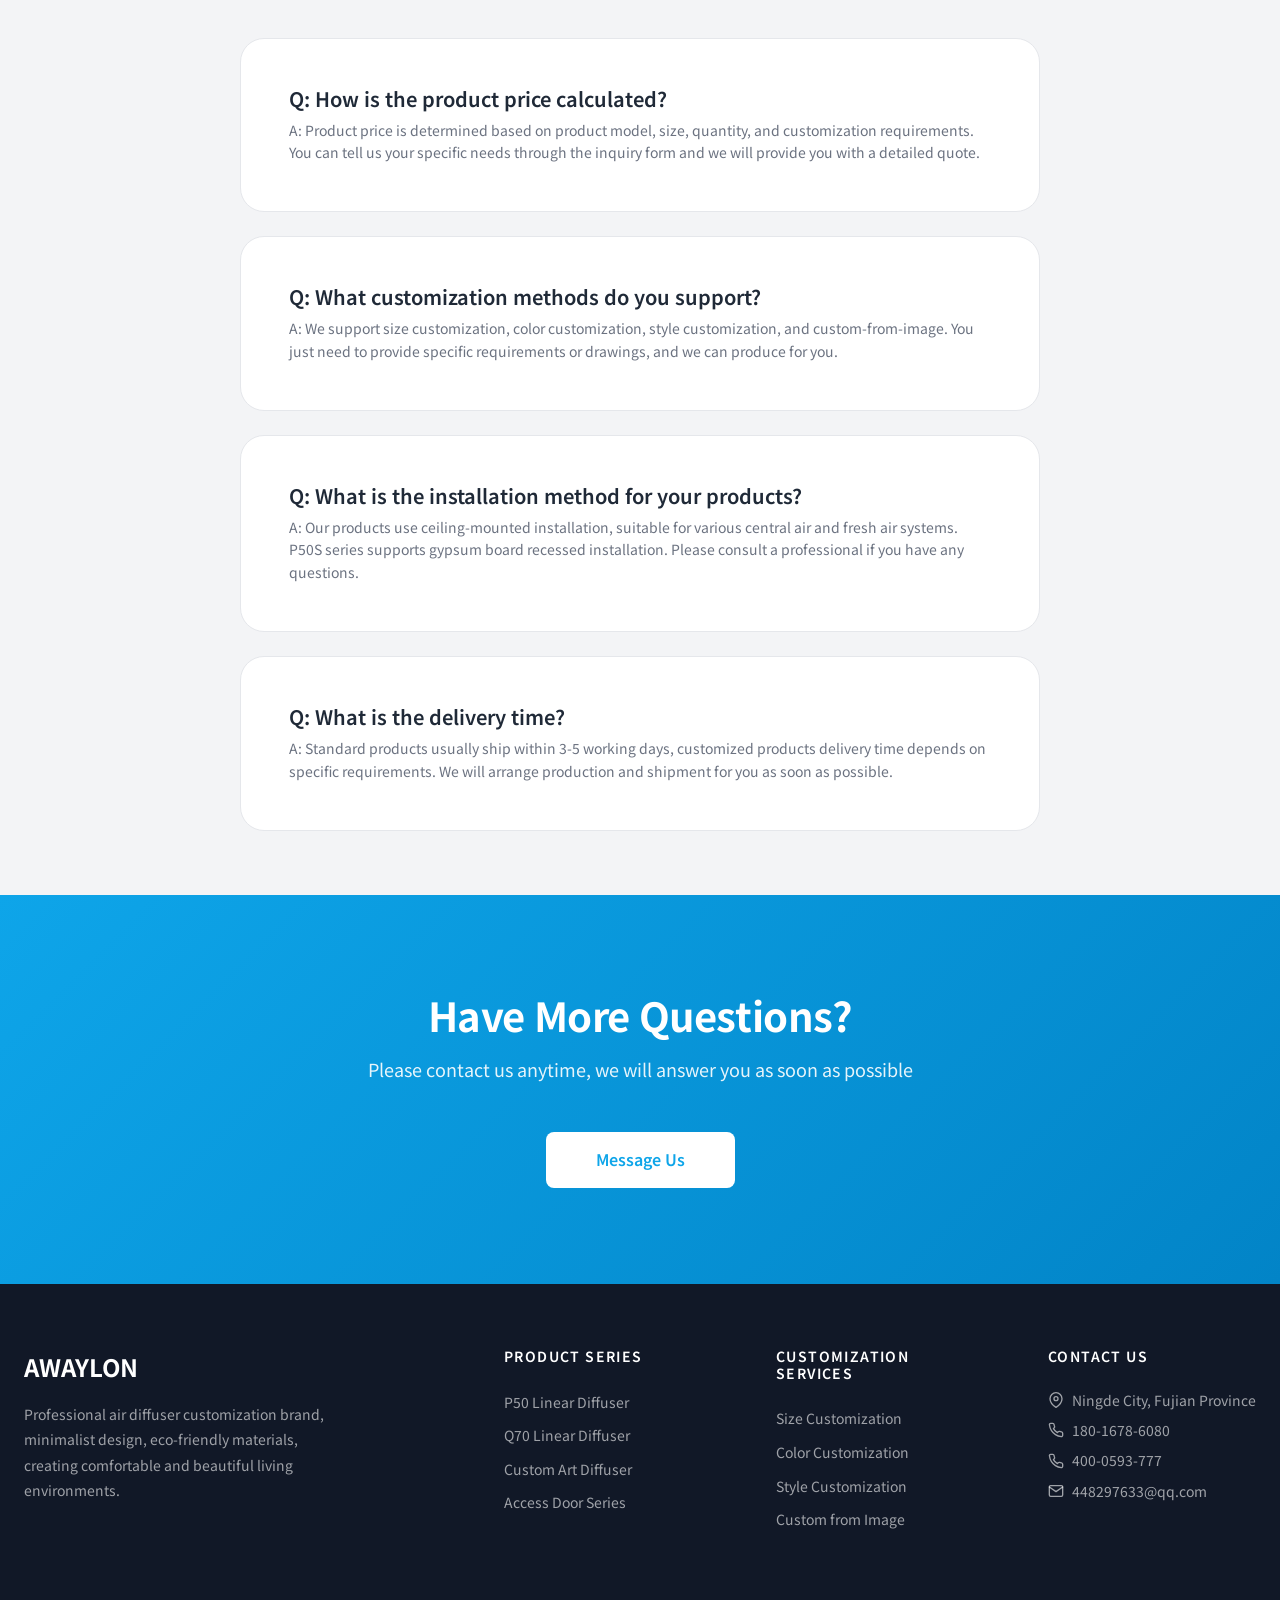
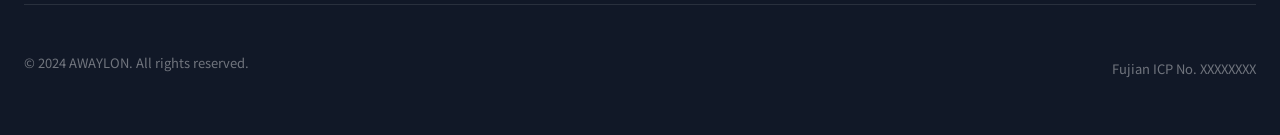
<file: awaylon-final/contact-en.html>
<!DOCTYPE html>
<html lang="en">
<head>
    <meta charset="UTF-8">
    <meta name="viewport" content="width=device-width, initial-scale=1.0">
    <meta name="description" content="Contact AWAYLON - Online Quote, Custom Consultation, After-Sales Service">
    <title>Contact Us | AWAYLON Air Diffusers</title>
    <link rel="preconnect" href="https://fonts.googleapis.com">
    <link rel="preconnect" href="https://fonts.gstatic.com" crossorigin>
    <link href="https://fonts.googleapis.com/css2?family=Montserrat:wght@400;500;600;700;900&family=Noto+Sans+SC:wght@400;500;600;700;900&display=swap" rel="stylesheet">
    <link rel="stylesheet" href="css/style.css">
    <script src="js/i18n.js"></script>
</head>
<body>
    <!-- 导航栏 -->
    <nav class="navbar scrolled" id="navbar">
        <div class="navbar-inner">
            <a href="index-en.html" class="logo">
                AWAYLON
                <span class="logo-en"></span>
            </a>
            <ul class="nav-menu">
                <li><a href="index-en.html" class="nav-link">Home</a></li>
                <li><a href="products-en.html" class="nav-link">Products</a></li>
                <li><a href="about-en.html" class="nav-link">About</a></li>
                <li><a href="contact-en.html" class="nav-link active">Contact</a></li>
            </ul>
            <a href="contact-en.html" class="btn btn-primary btn-sm nav-cta">Get Quote</a>
            <button class="lang-switch" id="langSwitch" onclick="location.href='contact.html'">中文</button>
            <button class="mobile-menu-btn" id="mobileMenuBtn" aria-label="Open Menu">
                <span></span>
                <span></span>
                <span></span>
            </button>
        </div>
    </nav>

    <!-- 移动端菜单 -->
    <div class="mobile-menu" id="mobileMenu">
        <button class="mobile-menu-close" id="mobileMenuClose" aria-label="Close Menu">
            <svg xmlns="http://www.w3.org/2000/svg" width="24" height="24" viewBox="0 0 24 24" fill="none" stroke="currentColor" stroke-width="2" stroke-linecap="round" stroke-linejoin="round"><line x1="18" y1="6" x2="6" y2="18"></line><line x1="6" y1="6" x2="18" y2="18"></line></svg>
        </button>
        <a href="index-en.html">Home</a>
        <a href="products-en.html">Products</a>
        <a href="about-en.html">About</a>
        <a href="contact-en.html">Contact</a>
    </div>

    <!-- 页面头部 -->
    <header class="page-header">
        <div class="container">
            <h1>Contact Us</h1>
            <p>Feel free to contact us anytime, we are ready to serve you</p>
        </div>
    </header>

    <!-- 联系区域 -->
    <section class="contact-section section">
        <div class="container">
            <div class="contact-grid">
                <!-- 联系信息 -->
                <div class="contact-info fade-in">
                    <h3>Contact Us</h3>
                    <div class="contact-item">
                        <div class="contact-icon">
                            <svg xmlns="http://www.w3.org/2000/svg" width="20" height="20" viewBox="0 0 24 24" fill="none" stroke="currentColor" stroke-width="2" stroke-linecap="round" stroke-linejoin="round"><path d="M21 10c0 7-9 13-9 13s-9-6-9-13a9 9 0 0 1 18 0z"></path><circle cx="12" cy="10" r="3"></circle></svg>
                        </div>
                        <div>
                            <h4>Company Address</h4>
                            <p>Ningde City, Fujian Province</p>
                        </div>
                    </div>
                    <div class="contact-item">
                        <div class="contact-icon">
                            <svg xmlns="http://www.w3.org/2000/svg" width="20" height="20" viewBox="0 0 24 24" fill="none" stroke="currentColor" stroke-width="2" stroke-linecap="round" stroke-linejoin="round"><path d="M22 16.92v3a2 2 0 0 1-2.18 2 19.79 19.79 0 0 1-8.63-3.07 19.5 19.5 0 0 1-6-6 19.79 19.79 0 0 1-3.07-8.67A2 2 0 0 1 4.11 2h3a2 2 0 0 1 2 1.72 12.84 12.84 0 0 0 .7 2.81 2 2 0 0 1-.45 2.11L8.09 9.91a16 16 0 0 0 6 6l1.27-1.27a2 2 0 0 1 2.11-.45 12.84 12.84 0 0 0 2.81.7A2 2 0 0 1 22 16.92z"></path></svg>
                        </div>
                        <div>
                            <h4>Phone</h4>
                            <p>180-1678-6080 (WeChat ID same)</p>
                        </div>
                    </div>
                    <div class="contact-item">
                        <div class="contact-icon">
                            <svg xmlns="http://www.w3.org/2000/svg" width="20" height="20" viewBox="0 0 24 24" fill="none" stroke="currentColor" stroke-width="2" stroke-linecap="round" stroke-linejoin="round"><path d="M22 16.92v3a2 2 0 0 1-2.18 2 19.79 19.79 0 0 1-8.63-3.07 19.5 19.5 0 0 1-6-6 19.79 19.79 0 0 1-3.07-8.67A2 2 0 0 1 4.11 2h3a2 2 0 0 1 2 1.72 12.84 12.84 0 0 0 .7 2.81 2 2 0 0 1-.45 2.11L8.09 9.91a16 16 0 0 0 6 6l1.27-1.27a2 2 0 0 1 2.11-.45 12.84 12.84 0 0 0 2.81.7A2 2 0 0 1 22 16.92z"></path></svg>
                        </div>
                        <div>
                            <h4>Toll-Free</h4>
                            <p>400-0593-777</p>
                        </div>
                    </div>
                    <div class="contact-item">
                        <div class="contact-icon">
                            <svg xmlns="http://www.w3.org/2000/svg" width="20" height="20" viewBox="0 0 24 24" fill="none" stroke="currentColor" stroke-width="2" stroke-linecap="round" stroke-linejoin="round"><path d="M4 4h16c1.1 0 2 .9 2 2v12c0 1.1-.9 2-2 2H4c-1.1 0-2-.9-2-2V6c0-1.1.9-2 2-2z"></path><polyline points="22,6 12,13 2,6"></polyline></svg>
                        </div>
                        <div>
                            <h4>Email</h4>
                            <p>448297633@qq.com</p>
                        </div>
                    </div>
                    <div class="contact-item">
                        <div class="contact-icon">
                            <svg xmlns="http://www.w3.org/2000/svg" width="20" height="20" viewBox="0 0 24 24" fill="none" stroke="currentColor" stroke-width="2" stroke-linecap="round" stroke-linejoin="round"><circle cx="12" cy="12" r="10"></circle><polyline points="12 6 12 12 16 14"></polyline></svg>
                        </div>
                        <div>
                            <h4>Business Hours</h4>
                            <p>Monday - Friday: 9:00 - 18:00</p>
                        </div>
                    </div>
                    <div class="contact-item">
                        <div class="contact-icon">
                            <svg xmlns="http://www.w3.org/2000/svg" width="20" height="20" viewBox="0 0 24 24" fill="none" stroke="currentColor" stroke-width="2" stroke-linecap="round" stroke-linejoin="round"><path d="M21 11.5a8.38 8.38 0 0 1-.9 3.8 8.5 8.5 0 0 1-7.6 4.7 8.38 8.38 0 0 1-3.8-.9L3 21l1.9-5.7a8.38 8.38 0 0 1-.9-3.8 8.5 8.5 0 0 1 4.7-7.6 8.38 8.38 0 0 1 3.8-.9h.5a8.48 8.48 0 0 1 8 8v.5z"></path></svg>
                        </div>
                        <div>
                            <h4>Online Service</h4>
                            <p>Welcome to contact us via inquiry form</p>
                        </div>
                    </div>
                </div>

                <!-- Online Quote Form -->
                <div class="contact-form-wrapper fade-in stagger-1">
                    <h3>Online Quote</h3>
                    <form id="contactForm">
                        <div class="form-group">
                            <label for="name">Name <span>*</span></label>
                            <input type="text" id="name" name="name" class="form-control" placeholder="Please enter your name" required>
                        </div>
                        <div class="form-group">
                            <label for="phone">Phone <span>*</span></label>
                            <input type="tel" id="phone" name="phone" class="form-control" placeholder="Please enter your phone number" required>
                        </div>
                        <div class="form-group">
                            <label for="product">Product Type</label>
                            <select id="product" name="product" class="form-control">
                                <option value="">Select product type</option>
                                <option value="P50">P50 Linear Diffuser</option>
                                <option value="Q70">Q70 Linear Diffuser</option>
                                <option value="P50S">P50S Gypsum Board Recessed</option>
                                <option value="art">Custom Art Diffuser</option>
                                <option value="inspection">Access Door</option>
                                <option value="return">Return Vent</option>
                                <option value="other">Other</option>
                            </select>
                        </div>
                        <div class="form-group">
                            <label for="size">Size Requirements</label>
                            <input type="text" id="size" name="size" class="form-control" placeholder="e.g., Length 100cm x Width 15cm">
                        </div>
                        <div class="form-group">
                            <label for="color">Color Requirements</label>
                            <select id="color" name="color" class="form-control">
                                <option value="">Select color</option>
                                <option value="white">White</option>
                                <option value="black">Black</option>
                                <option value="bicolor">Black Edge Two-Tone</option>
                                <option value="custom">Patterned/Other</option>
                            </select>
                        </div>
                        <div class="form-group">
                            <label for="message">Message</label>
                            <textarea id="message" name="message" class="form-control" placeholder="Please describe your specific needs, such as quantity, special requirements, etc."></textarea>
                        </div>
                        <div class="form-submit">
                            <button type="submit" class="btn btn-primary btn-lg">Submit Inquiry</button>
                        </div>
                    </form>
                </div>
            </div>
        </div>
    </section>

    <!-- FAQ -->
    <section class="section" style="background-color: #F3F4F6;">
        <div class="container">
            <div class="section-header">
                <span class="section-label">FAQ</span>
                <h2 class="section-title">Frequently Asked Questions</h2>
            </div>
            <div style="max-width: 800px; margin: 0 auto;">
                <div class="contact-info" style="margin-bottom: var(--space-md);">
                    <h4 style="margin-bottom: var(--space-xs);">Q: How is the product price calculated?</h4>
                    <p style="color: var(--color-text-light); font-size: 14px;">A: Product price is determined based on product model, size, quantity, and customization requirements. You can tell us your specific needs through the inquiry form and we will provide you with a detailed quote.</p>
                </div>
                <div class="contact-info" style="margin-bottom: var(--space-md);">
                    <h4 style="margin-bottom: var(--space-xs);">Q: What customization methods do you support?</h4>
                    <p style="color: var(--color-text-light); font-size: 14px;">A: We support size customization, color customization, style customization, and custom-from-image. You just need to provide specific requirements or drawings, and we can produce for you.</p>
                </div>
                <div class="contact-info" style="margin-bottom: var(--space-md);">
                    <h4 style="margin-bottom: var(--space-xs);">Q: What is the installation method for your products?</h4>
                    <p style="color: var(--color-text-light); font-size: 14px;">A: Our products use ceiling-mounted installation, suitable for various central air and fresh air systems. P50S series supports gypsum board recessed installation. Please consult a professional if you have any questions.</p>
                </div>
                <div class="contact-info">
                    <h4 style="margin-bottom: var(--space-xs);">Q: What is the delivery time?</h4>
                    <p style="color: var(--color-text-light); font-size: 14px;">A: Standard products usually ship within 3-5 working days, customized products delivery time depends on specific requirements. We will arrange production and shipment for you as soon as possible.</p>
                </div>
            </div>
        </div>
    </section>

    <!-- CTA -->
    <section class="cta-section">
        <div class="container">
            <h2>Have More Questions?</h2>
            <p>Please contact us anytime, we will answer you as soon as possible</p>
            <a href="contact-en.html" class="btn btn-lg" style="background-color: white; color: #0EA5E9;">Message Us</a>
        </div>
    </section>

    <!-- 页脚 -->
    <footer class="footer">
        <div class="container">
            <div class="footer-grid">
                <div class="footer-brand">
                    <div class="footer-logo">AWAYLON</div>
                    <p>Professional air diffuser customization brand, minimalist design, eco-friendly materials, creating comfortable and beautiful living environments.</p>
                </div>
                <div>
                    <h4>Product Series</h4>
                    <ul class="footer-links">
                        <li><a href="products-en.html">P50 Linear Diffuser</a></li>
                        <li><a href="products-en.html">Q70 Linear Diffuser</a></li>
                        <li><a href="products-en.html">Custom Art Diffuser</a></li>
                        <li><a href="products-en.html">Access Door Series</a></li>
                    </ul>
                </div>
                <div>
                    <h4>Customization Services</h4>
                    <ul class="footer-links">
                        <li><a href="about-en.html">Size Customization</a></li>
                        <li><a href="about-en.html">Color Customization</a></li>
                        <li><a href="about-en.html">Style Customization</a></li>
                        <li><a href="about-en.html">Custom from Image</a></li>
                    </ul>
                </div>
                <div class="footer-contact">
                    <h4>Contact Us</h4>
                    <p>
                        <svg xmlns="http://www.w3.org/2000/svg" width="16" height="16" viewBox="0 0 24 24" fill="none" stroke="currentColor" stroke-width="2" stroke-linecap="round" stroke-linejoin="round"><path d="M21 10c0 7-9 13-9 13s-9-6-9-13a9 9 0 0 1 18 0z"></path><circle cx="12" cy="10" r="3"></circle></svg>
                        Ningde City, Fujian Province
                    </p>
                    <p><svg xmlns="http://www.w3.org/2000/svg" width="16" height="16" viewBox="0 0 24 24" fill="none" stroke="currentColor" stroke-width="2" stroke-linecap="round" stroke-linejoin="round"><path d="M22 16.92v3a2 2 0 0 1-2.18 2 19.79 19.79 0 0 1-8.63-3.07 19.5 19.5 0 0 1-6-6 19.79 19.79 0 0 1-3.07-8.67A2 2 0 0 1 4.11 2h3a2 2 0 0 1 2 1.72 12.84 12.84 0 0 0 .7 2.81 2 2 0 0 1-.45 2.11L8.09 9.91a16 16 0 0 0 6 6l1.27-1.27a2 2 0 0 1 2.11-.45 12.84 12.84 0 0 0 2.81.7A2 2 0 0 1 22 16.92z"></path></svg> 180-1678-6080</p>
                    <p><svg xmlns="http://www.w3.org/2000/svg" width="16" height="16" viewBox="0 0 24 24" fill="none" stroke="currentColor" stroke-width="2" stroke-linecap="round" stroke-linejoin="round"><path d="M22 16.92v3a2 2 0 0 1-2.18 2 19.79 19.79 0 0 1-8.63-3.07 19.5 19.5 0 0 1-6-6 19.79 19.79 0 0 1-3.07-8.67A2 2 0 0 1 4.11 2h3a2 2 0 0 1 2 1.72 12.84 12.84 0 0 0 .7 2.81 2 2 0 0 1-.45 2.11L8.09 9.91a16 16 0 0 0 6 6l1.27-1.27a2 2 0 0 1 2.11-.45 12.84 12.84 0 0 0 2.81.7A2 2 0 0 1 22 16.92z"></path></svg> 400-0593-777</p>
                    <p><svg xmlns="http://www.w3.org/2000/svg" width="16" height="16" viewBox="0 0 24 24" fill="none" stroke="currentColor" stroke-width="2" stroke-linecap="round" stroke-linejoin="round"><path d="M4 4h16c1.1 0 2 .9 2 2v12c0 1.1-.9 2-2 2H4c-1.1 0-2-.9-2-2V6c0-1.1.9-2 2-2z"></path><polyline points="22,6 12,13 2,6"></polyline></svg> 448297633@qq.com</p>
                </div>
            </div>
            <div class="footer-bottom">
                <p>&copy; 2024 AWAYLON. All rights reserved.</p>
                <p>Fujian ICP No. XXXXXXXX</p>
            </div>
        </div>
    </footer>

    <script src="js/main.js"></script>
</body>
</html>
</file>
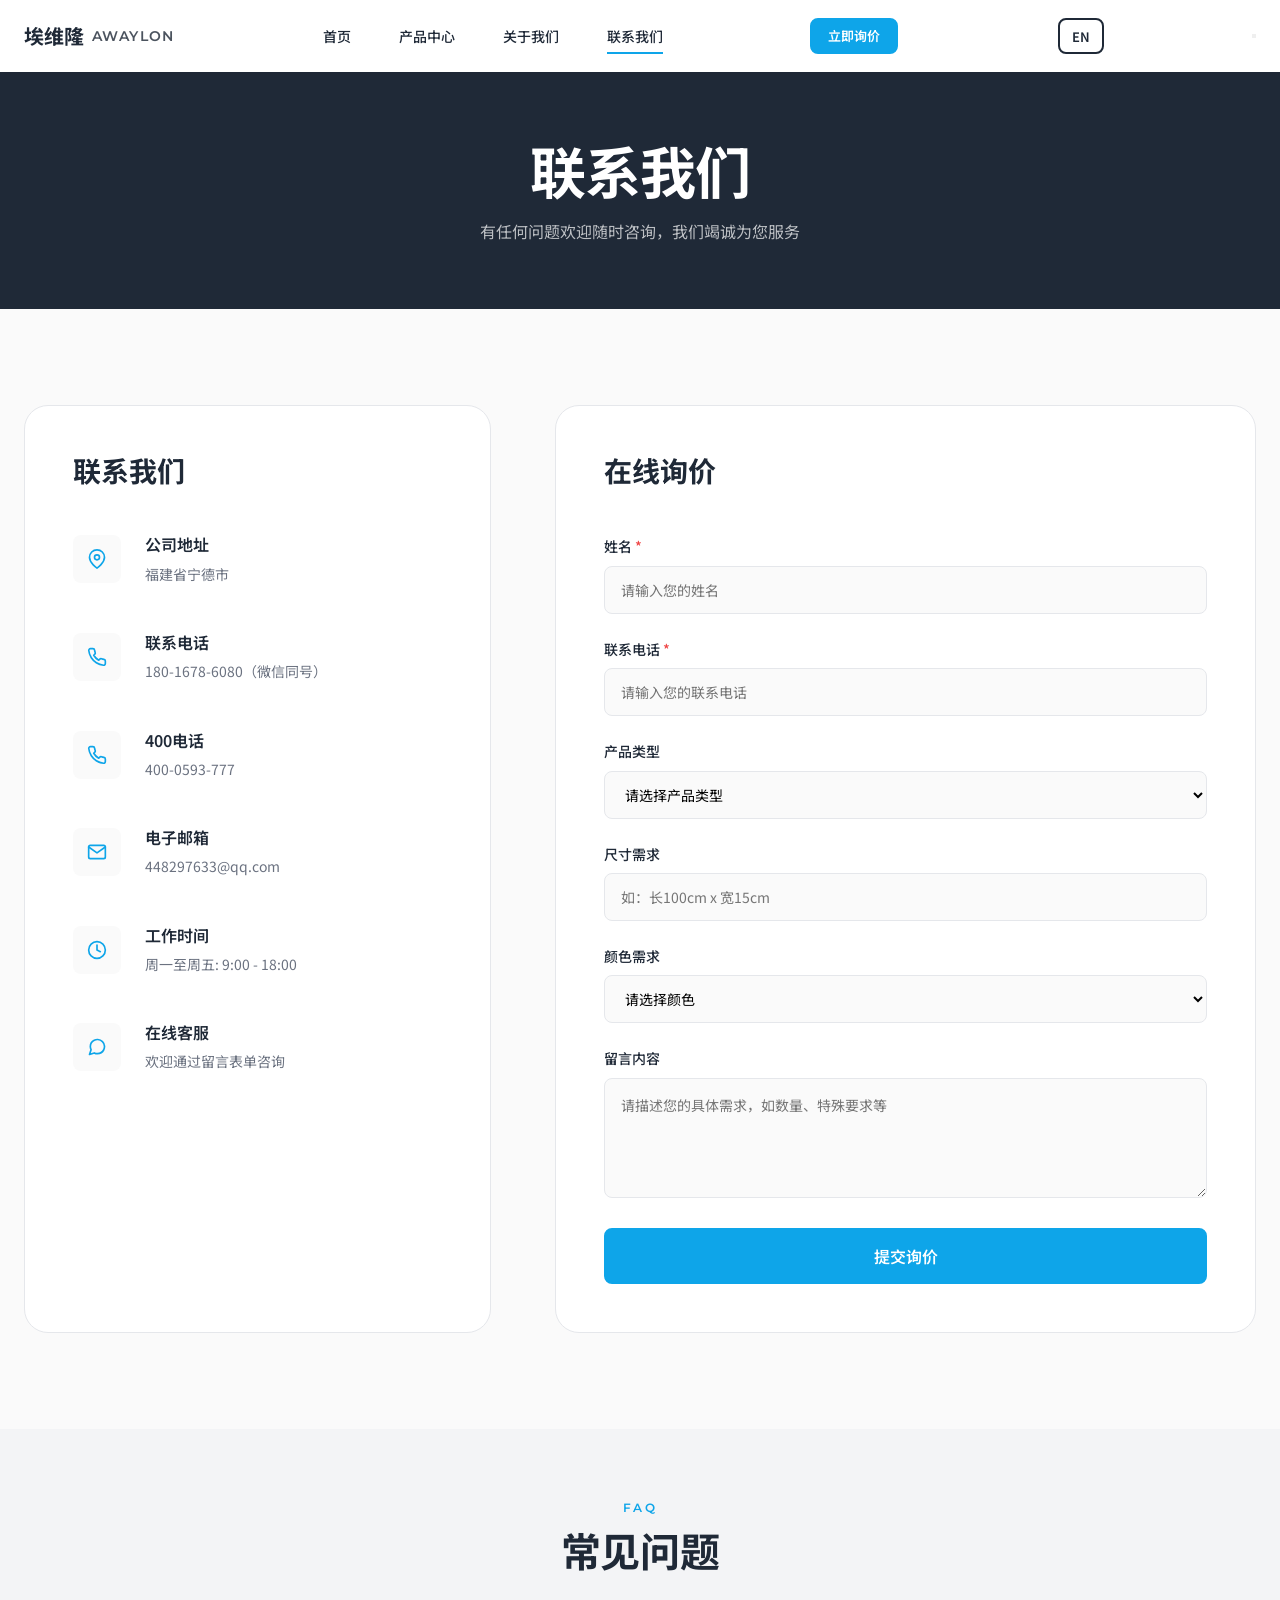
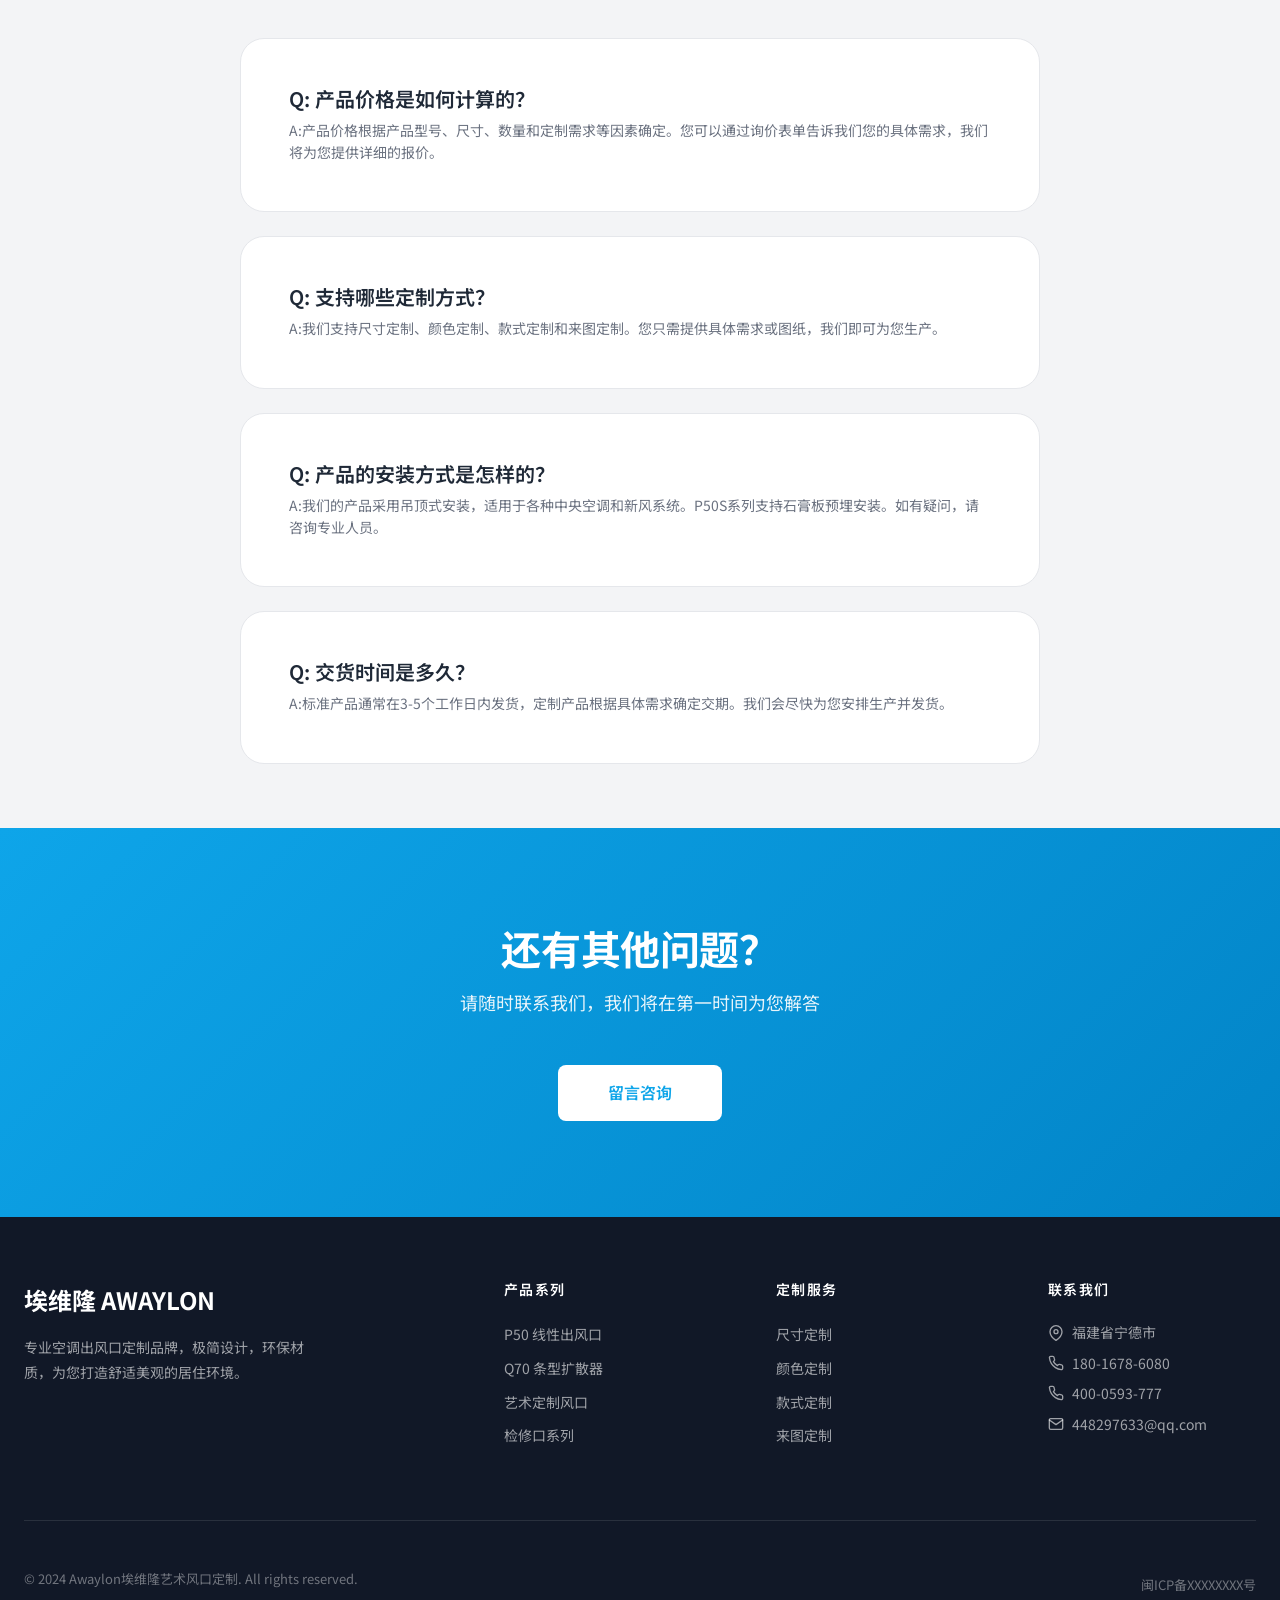
<file: awaylon-final/contact.html>
<!DOCTYPE html>
<html lang="zh-CN">
<head>
    <meta charset="UTF-8">
    <meta name="viewport" content="width=device-width, initial-scale=1.0">
    <meta name="description" content="联系Awaylon埃维隆 - 在线询价、定制咨询、售后服务">
    <title>联系我们 | Awaylon 埃维隆艺术风口定制</title>
    <link rel="preconnect" href="https://fonts.googleapis.com">
    <link rel="preconnect" href="https://fonts.gstatic.com" crossorigin>
    <link href="https://fonts.googleapis.com/css2?family=Montserrat:wght@400;500;600;700;900&family=Noto+Sans+SC:wght@400;500;600;700;900&display=swap" rel="stylesheet">
    <link rel="stylesheet" href="css/style.css">
    <script src="js/i18n.js"></script>
</head>
<body>
    <!-- 导航栏 -->
    <nav class="navbar scrolled" id="navbar">
        <div class="navbar-inner">
            <a href="index.html" class="logo">
                埃维隆
                <span class="logo-en">AWAYLON</span>
            </a>
            <ul class="nav-menu">
                <li><a href="index.html" class="nav-link" data-i18n="nav_home">首页</a></li>
                <li><a href="products.html" class="nav-link" data-i18n="nav_products">产品中心</a></li>
                <li><a href="about.html" class="nav-link" data-i18n="nav_about">关于我们</a></li>
                <li><a href="contact.html" class="nav-link active" data-i18n="nav_contact">联系我们</a></li>
            </ul>
            <a href="contact.html" class="btn btn-primary btn-sm nav-cta" data-i18n="nav_quote">立即询价</a>
            <button class="lang-switch" id="langSwitch" onclick="location.href='contact-en.html'">EN</button>
            <button class="mobile-menu-btn" id="mobileMenuBtn" aria-label="打开菜单">
                <span></span>
                <span></span>
                <span></span>
            </button>
        </div>
    </nav>

    <!-- 移动端菜单 -->
    <div class="mobile-menu" id="mobileMenu">
        <button class="mobile-menu-close" id="mobileMenuClose" aria-label="关闭菜单">
            <svg xmlns="http://www.w3.org/2000/svg" width="24" height="24" viewBox="0 0 24 24" fill="none" stroke="currentColor" stroke-width="2" stroke-linecap="round" stroke-linejoin="round"><line x1="18" y1="6" x2="6" y2="18"></line><line x1="6" y1="6" x2="18" y2="18"></line></svg>
        </button>
        <a href="index.html">首页</a>
        <a href="products.html">产品中心</a>
        <a href="about.html">关于我们</a>
        <a href="contact.html">联系我们</a>
    </div>

    <!-- 页面头部 -->
    <header class="page-header">
        <div class="container">
            <h1>联系我们</h1>
            <p>有任何问题欢迎随时咨询，我们竭诚为您服务</p>
        </div>
    </header>

    <!-- 联系区域 -->
    <section class="contact-section section">
        <div class="container">
            <div class="contact-grid">
                <!-- 联系信息 -->
                <div class="contact-info fade-in">
                    <h3>联系我们</h3>
                    <div class="contact-item">
                        <div class="contact-icon">
                            <svg xmlns="http://www.w3.org/2000/svg" width="20" height="20" viewBox="0 0 24 24" fill="none" stroke="currentColor" stroke-width="2" stroke-linecap="round" stroke-linejoin="round"><path d="M21 10c0 7-9 13-9 13s-9-6-9-13a9 9 0 0 1 18 0z"></path><circle cx="12" cy="10" r="3"></circle></svg>
                        </div>
                        <div>
                            <h4>公司地址</h4>
                            <p>福建省宁德市</p>
                        </div>
                    </div>
                    <div class="contact-item">
                        <div class="contact-icon">
                            <svg xmlns="http://www.w3.org/2000/svg" width="20" height="20" viewBox="0 0 24 24" fill="none" stroke="currentColor" stroke-width="2" stroke-linecap="round" stroke-linejoin="round"><path d="M22 16.92v3a2 2 0 0 1-2.18 2 19.79 19.79 0 0 1-8.63-3.07 19.5 19.5 0 0 1-6-6 19.79 19.79 0 0 1-3.07-8.67A2 2 0 0 1 4.11 2h3a2 2 0 0 1 2 1.72 12.84 12.84 0 0 0 .7 2.81 2 2 0 0 1-.45 2.11L8.09 9.91a16 16 0 0 0 6 6l1.27-1.27a2 2 0 0 1 2.11-.45 12.84 12.84 0 0 0 2.81.7A2 2 0 0 1 22 16.92z"></path></svg>
                        </div>
                        <div>
                            <h4>联系电话</h4>
                            <p>180-1678-6080（微信同号）</p>
                        </div>
                    </div>
                    <div class="contact-item">
                        <div class="contact-icon">
                            <svg xmlns="http://www.w3.org/2000/svg" width="20" height="20" viewBox="0 0 24 24" fill="none" stroke="currentColor" stroke-width="2" stroke-linecap="round" stroke-linejoin="round"><path d="M22 16.92v3a2 2 0 0 1-2.18 2 19.79 19.79 0 0 1-8.63-3.07 19.5 19.5 0 0 1-6-6 19.79 19.79 0 0 1-3.07-8.67A2 2 0 0 1 4.11 2h3a2 2 0 0 1 2 1.72 12.84 12.84 0 0 0 .7 2.81 2 2 0 0 1-.45 2.11L8.09 9.91a16 16 0 0 0 6 6l1.27-1.27a2 2 0 0 1 2.11-.45 12.84 12.84 0 0 0 2.81.7A2 2 0 0 1 22 16.92z"></path></svg>
                        </div>
                        <div>
                            <h4>400电话</h4>
                            <p>400-0593-777</p>
                        </div>
                    </div>
                    <div class="contact-item">
                        <div class="contact-icon">
                            <svg xmlns="http://www.w3.org/2000/svg" width="20" height="20" viewBox="0 0 24 24" fill="none" stroke="currentColor" stroke-width="2" stroke-linecap="round" stroke-linejoin="round"><path d="M4 4h16c1.1 0 2 .9 2 2v12c0 1.1-.9 2-2 2H4c-1.1 0-2-.9-2-2V6c0-1.1.9-2 2-2z"></path><polyline points="22,6 12,13 2,6"></polyline></svg>
                        </div>
                        <div>
                            <h4>电子邮箱</h4>
                            <p>448297633@qq.com</p>
                        </div>
                    </div>
                    <div class="contact-item">
                        <div class="contact-icon">
                            <svg xmlns="http://www.w3.org/2000/svg" width="20" height="20" viewBox="0 0 24 24" fill="none" stroke="currentColor" stroke-width="2" stroke-linecap="round" stroke-linejoin="round"><circle cx="12" cy="12" r="10"></circle><polyline points="12 6 12 12 16 14"></polyline></svg>
                        </div>
                        <div>
                            <h4>工作时间</h4>
                            <p>周一至周五: 9:00 - 18:00</p>
                        </div>
                    </div>
                    <div class="contact-item">
                        <div class="contact-icon">
                            <svg xmlns="http://www.w3.org/2000/svg" width="20" height="20" viewBox="0 0 24 24" fill="none" stroke="currentColor" stroke-width="2" stroke-linecap="round" stroke-linejoin="round"><path d="M21 11.5a8.38 8.38 0 0 1-.9 3.8 8.5 8.5 0 0 1-7.6 4.7 8.38 8.38 0 0 1-3.8-.9L3 21l1.9-5.7a8.38 8.38 0 0 1-.9-3.8 8.5 8.5 0 0 1 4.7-7.6 8.38 8.38 0 0 1 3.8-.9h.5a8.48 8.48 0 0 1 8 8v.5z"></path></svg>
                        </div>
                        <div>
                            <h4>在线客服</h4>
                            <p>欢迎通过留言表单咨询</p>
                        </div>
                    </div>
                </div>

                <!-- 询价表单 -->
                <div class="contact-form-wrapper fade-in stagger-1">
                    <h3>在线询价</h3>
                    <form id="contactForm">
                        <div class="form-group">
                            <label for="name">姓名 <span>*</span></label>
                            <input type="text" id="name" name="name" class="form-control" placeholder="请输入您的姓名" required>
                        </div>
                        <div class="form-group">
                            <label for="phone">联系电话 <span>*</span></label>
                            <input type="tel" id="phone" name="phone" class="form-control" placeholder="请输入您的联系电话" required>
                        </div>
                        <div class="form-group">
                            <label for="product">产品类型</label>
                            <select id="product" name="product" class="form-control">
                                <option value="">请选择产品类型</option>
                                <option value="P50">P50 线性出风口</option>
                                <option value="Q70">Q70 条型扩散器</option>
                                <option value="P50S">P50S 石膏板预埋款</option>
                                <option value="art">艺术定制风口</option>
<option value="inspection">检修口</option>
                                <option value="return">回风口</option>
                                <option value="other">其他</option>
                            </select>
                        </div>
                        <div class="form-group">
                            <label for="size">尺寸需求</label>
                            <input type="text" id="size" name="size" class="form-control" placeholder="如：长100cm x 宽15cm">
                        </div>
                        <div class="form-group">
                            <label for="color">颜色需求</label>
                            <select id="color" name="color" class="form-control">
                                <option value="">请选择颜色</option>
                                <option value="white">白色</option>
                                <option value="black">黑色</option>
                                <option value="bicolor">黑边双色</option>
                                <option value="custom">花色/其他</option>
                            </select>
                        </div>
                        <div class="form-group">
                            <label for="message">留言内容</label>
                            <textarea id="message" name="message" class="form-control" placeholder="请描述您的具体需求，如数量、特殊要求等"></textarea>
                        </div>
                        <div class="form-submit">
                            <button type="submit" class="btn btn-primary btn-lg">提交询价</button>
                        </div>
                    </form>
                </div>
            </div>
        </div>
    </section>

    <!-- 常见问题 -->
    <section class="section" style="background-color: #F3F4F6;">
        <div class="container">
            <div class="section-header">
                <span class="section-label">FAQ</span>
                <h2 class="section-title">常见问题</h2>
            </div>
            <div style="max-width: 800px; margin: 0 auto;">
                <div class="contact-info" style="margin-bottom: var(--space-md);">
                    <h4 style="margin-bottom: var(--space-xs);">Q: 产品价格是如何计算的？</h4>
                    <p style="color: var(--color-text-light); font-size: 14px;">A:产品价格根据产品型号、尺寸、数量和定制需求等因素确定。您可以通过询价表单告诉我们您的具体需求，我们将为您提供详细的报价。</p>
                </div>
                <div class="contact-info" style="margin-bottom: var(--space-md);">
                    <h4 style="margin-bottom: var(--space-xs);">Q: 支持哪些定制方式？</h4>
                    <p style="color: var(--color-text-light); font-size: 14px;">A:我们支持尺寸定制、颜色定制、款式定制和来图定制。您只需提供具体需求或图纸，我们即可为您生产。</p>
                </div>
                <div class="contact-info" style="margin-bottom: var(--space-md);">
                    <h4 style="margin-bottom: var(--space-xs);">Q: 产品的安装方式是怎样的？</h4>
                    <p style="color: var(--color-text-light); font-size: 14px;">A:我们的产品采用吊顶式安装，适用于各种中央空调和新风系统。P50S系列支持石膏板预埋安装。如有疑问，请咨询专业人员。</p>
                </div>
                <div class="contact-info">
                    <h4 style="margin-bottom: var(--space-xs);">Q: 交货时间是多久？</h4>
                    <p style="color: var(--color-text-light); font-size: 14px;">A:标准产品通常在3-5个工作日内发货，定制产品根据具体需求确定交期。我们会尽快为您安排生产并发货。</p>
                </div>
            </div>
        </div>
    </section>

    <!-- CTA -->
    <section class="cta-section">
        <div class="container">
            <h2>还有其他问题？</h2>
            <p>请随时联系我们，我们将在第一时间为您解答</p>
            <a href="contact.html" class="btn btn-lg" style="background-color: white; color: #0EA5E9;">留言咨询</a>
        </div>
    </section>

    <!-- 页脚 -->
    <footer class="footer">
        <div class="container">
            <div class="footer-grid">
                <div class="footer-brand">
                    <div class="footer-logo">埃维隆 AWAYLON</div>
                    <p>专业空调出风口定制品牌，极简设计，环保材质，为您打造舒适美观的居住环境。</p>
                </div>
                <div>
                    <h4>产品系列</h4>
                    <ul class="footer-links">
                        <li><a href="products.html">P50 线性出风口</a></li>
                        <li><a href="products.html">Q70 条型扩散器</a></li>
                        <li><a href="products.html">艺术定制风口</a></li>
                        <li><a href="products.html">检修口系列</a></li>
                    </ul>
                </div>
                <div>
                    <h4>定制服务</h4>
                    <ul class="footer-links">
                        <li><a href="about.html">尺寸定制</a></li>
                        <li><a href="about.html">颜色定制</a></li>
                        <li><a href="about.html">款式定制</a></li>
                        <li><a href="about.html">来图定制</a></li>
                    </ul>
                </div>
                <div class="footer-contact">
                    <h4>联系我们</h4>
                    <p>
                        <svg xmlns="http://www.w3.org/2000/svg" width="16" height="16" viewBox="0 0 24 24" fill="none" stroke="currentColor" stroke-width="2" stroke-linecap="round" stroke-linejoin="round"><path d="M21 10c0 7-9 13-9 13s-9-6-9-13a9 9 0 0 1 18 0z"></path><circle cx="12" cy="10" r="3"></circle></svg>
                        福建省宁德市
                    </p>
                    <p><svg xmlns="http://www.w3.org/2000/svg" width="16" height="16" viewBox="0 0 24 24" fill="none" stroke="currentColor" stroke-width="2" stroke-linecap="round" stroke-linejoin="round"><path d="M22 16.92v3a2 2 0 0 1-2.18 2 19.79 19.79 0 0 1-8.63-3.07 19.5 19.5 0 0 1-6-6 19.79 19.79 0 0 1-3.07-8.67A2 2 0 0 1 4.11 2h3a2 2 0 0 1 2 1.72 12.84 12.84 0 0 0 .7 2.81 2 2 0 0 1-.45 2.11L8.09 9.91a16 16 0 0 0 6 6l1.27-1.27a2 2 0 0 1 2.11-.45 12.84 12.84 0 0 0 2.81.7A2 2 0 0 1 22 16.92z"></path></svg> 180-1678-6080</p>
                    <p><svg xmlns="http://www.w3.org/2000/svg" width="16" height="16" viewBox="0 0 24 24" fill="none" stroke="currentColor" stroke-width="2" stroke-linecap="round" stroke-linejoin="round"><path d="M22 16.92v3a2 2 0 0 1-2.18 2 19.79 19.79 0 0 1-8.63-3.07 19.5 19.5 0 0 1-6-6 19.79 19.79 0 0 1-3.07-8.67A2 2 0 0 1 4.11 2h3a2 2 0 0 1 2 1.72 12.84 12.84 0 0 0 .7 2.81 2 2 0 0 1-.45 2.11L8.09 9.91a16 16 0 0 0 6 6l1.27-1.27a2 2 0 0 1 2.11-.45 12.84 12.84 0 0 0 2.81.7A2 2 0 0 1 22 16.92z"></path></svg> 400-0593-777</p>
                    <p><svg xmlns="http://www.w3.org/2000/svg" width="16" height="16" viewBox="0 0 24 24" fill="none" stroke="currentColor" stroke-width="2" stroke-linecap="round" stroke-linejoin="round"><path d="M4 4h16c1.1 0 2 .9 2 2v12c0 1.1-.9 2-2 2H4c-1.1 0-2-.9-2-2V6c0-1.1.9-2 2-2z"></path><polyline points="22,6 12,13 2,6"></polyline></svg> 448297633@qq.com</p>
                </div>
            </div>
            <div class="footer-bottom">
                <p>&copy; 2024 Awaylon埃维隆艺术风口定制. All rights reserved.</p>
                <p>闽ICP备XXXXXXXX号</p>
            </div>
        </div>
    </footer>

    <script src="js/main.js"></script>
</body>
</html>
</file>
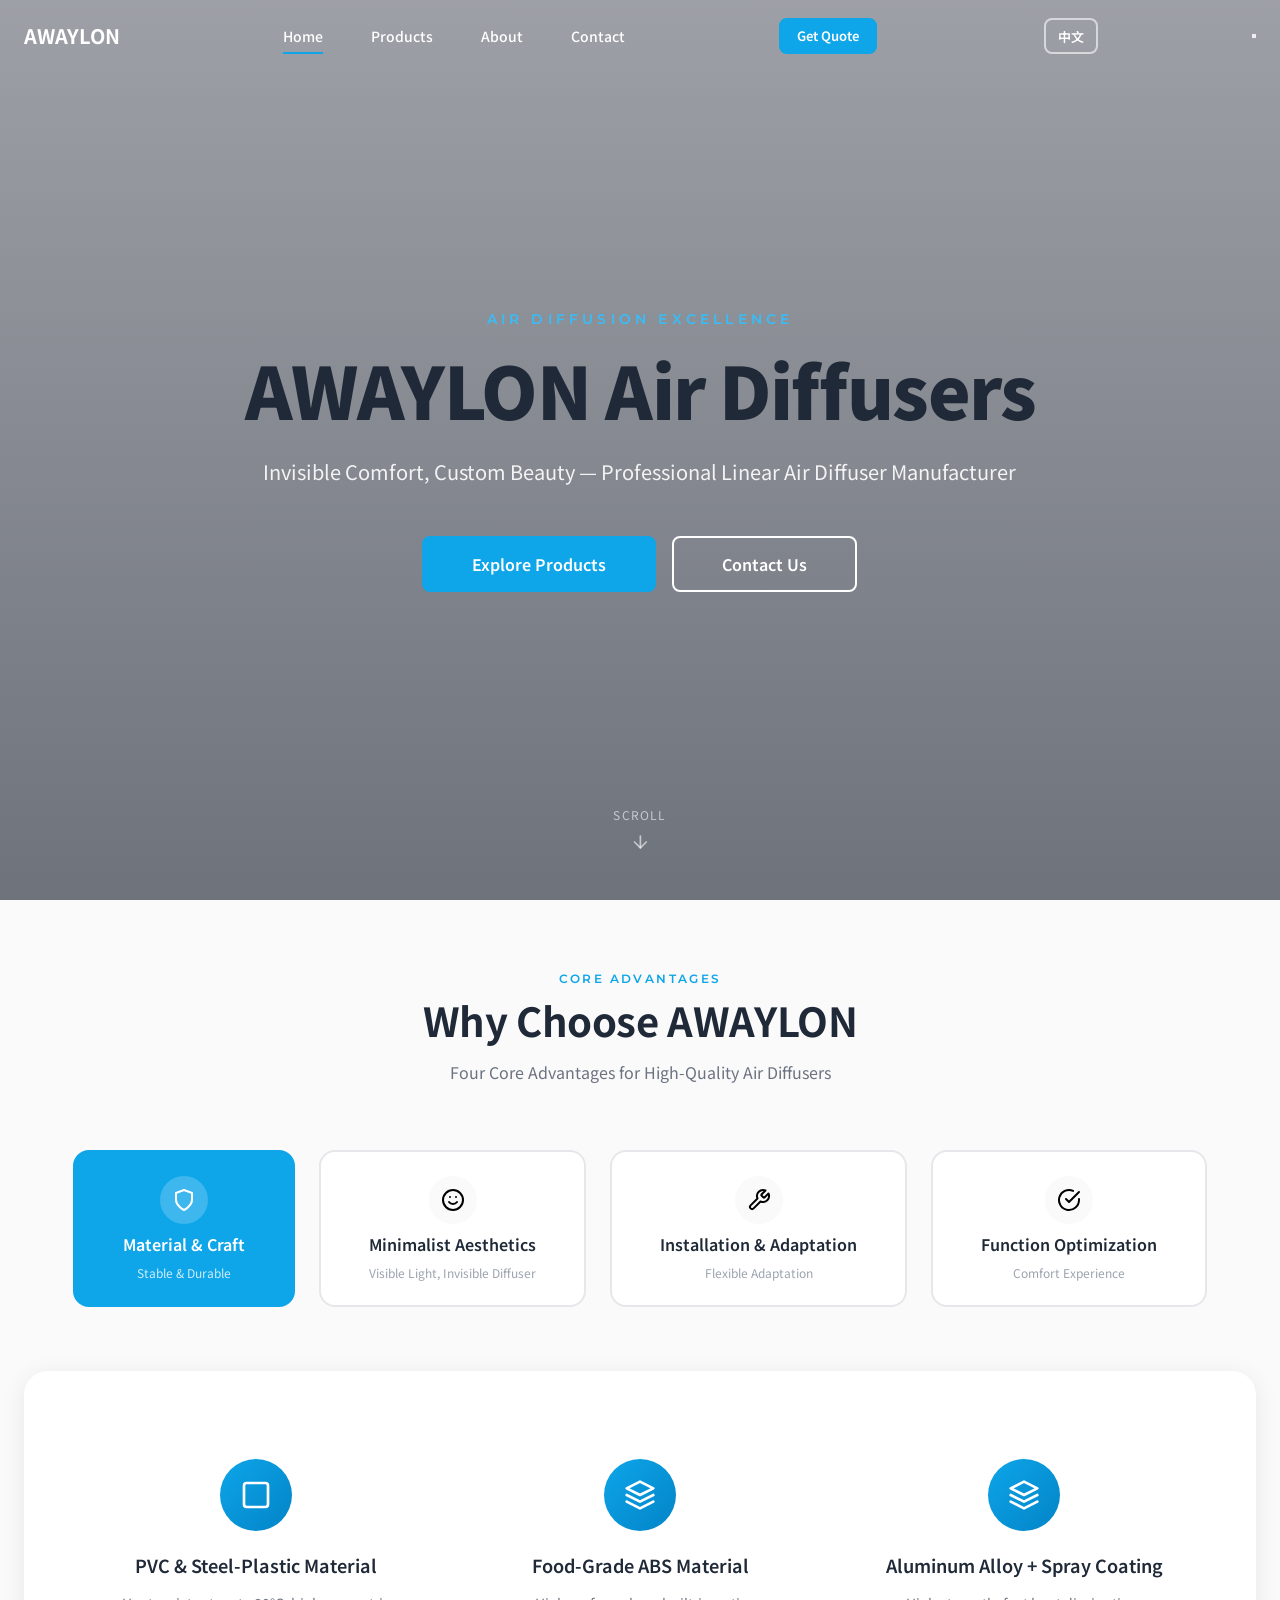
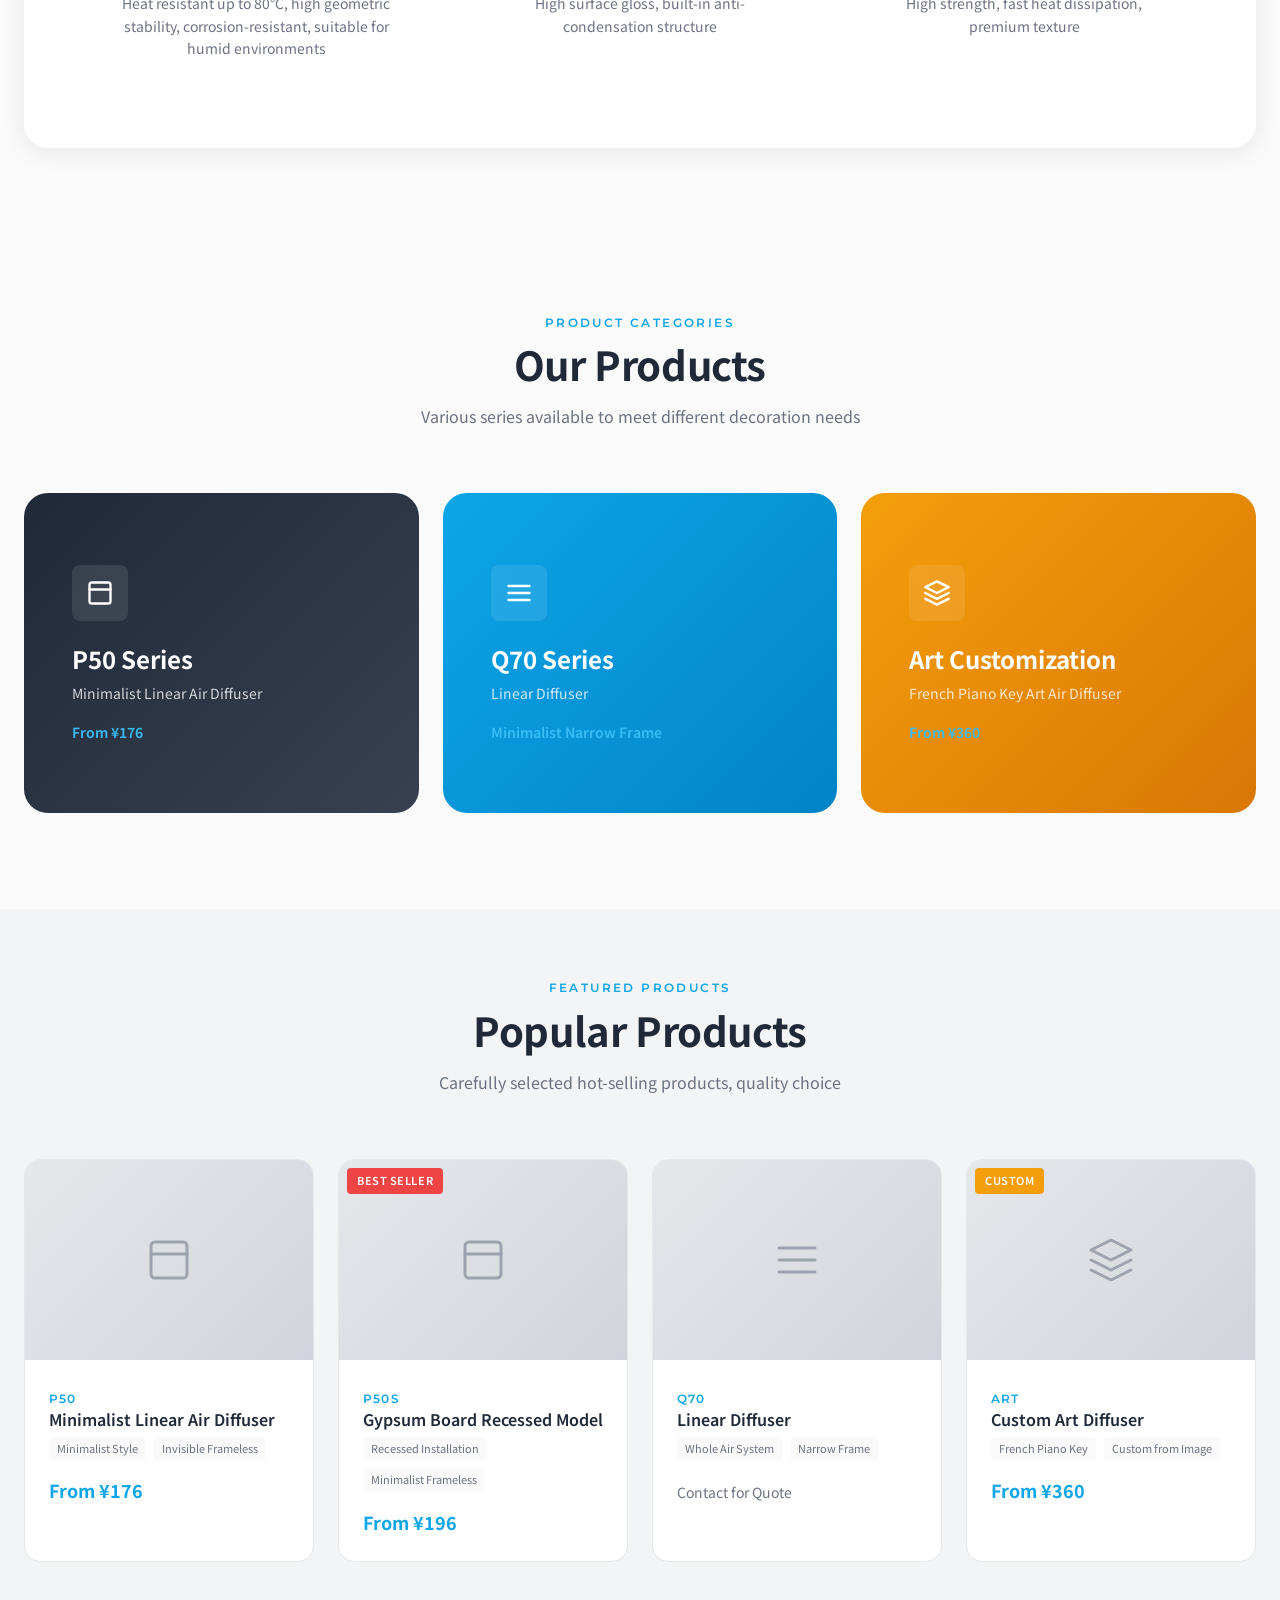
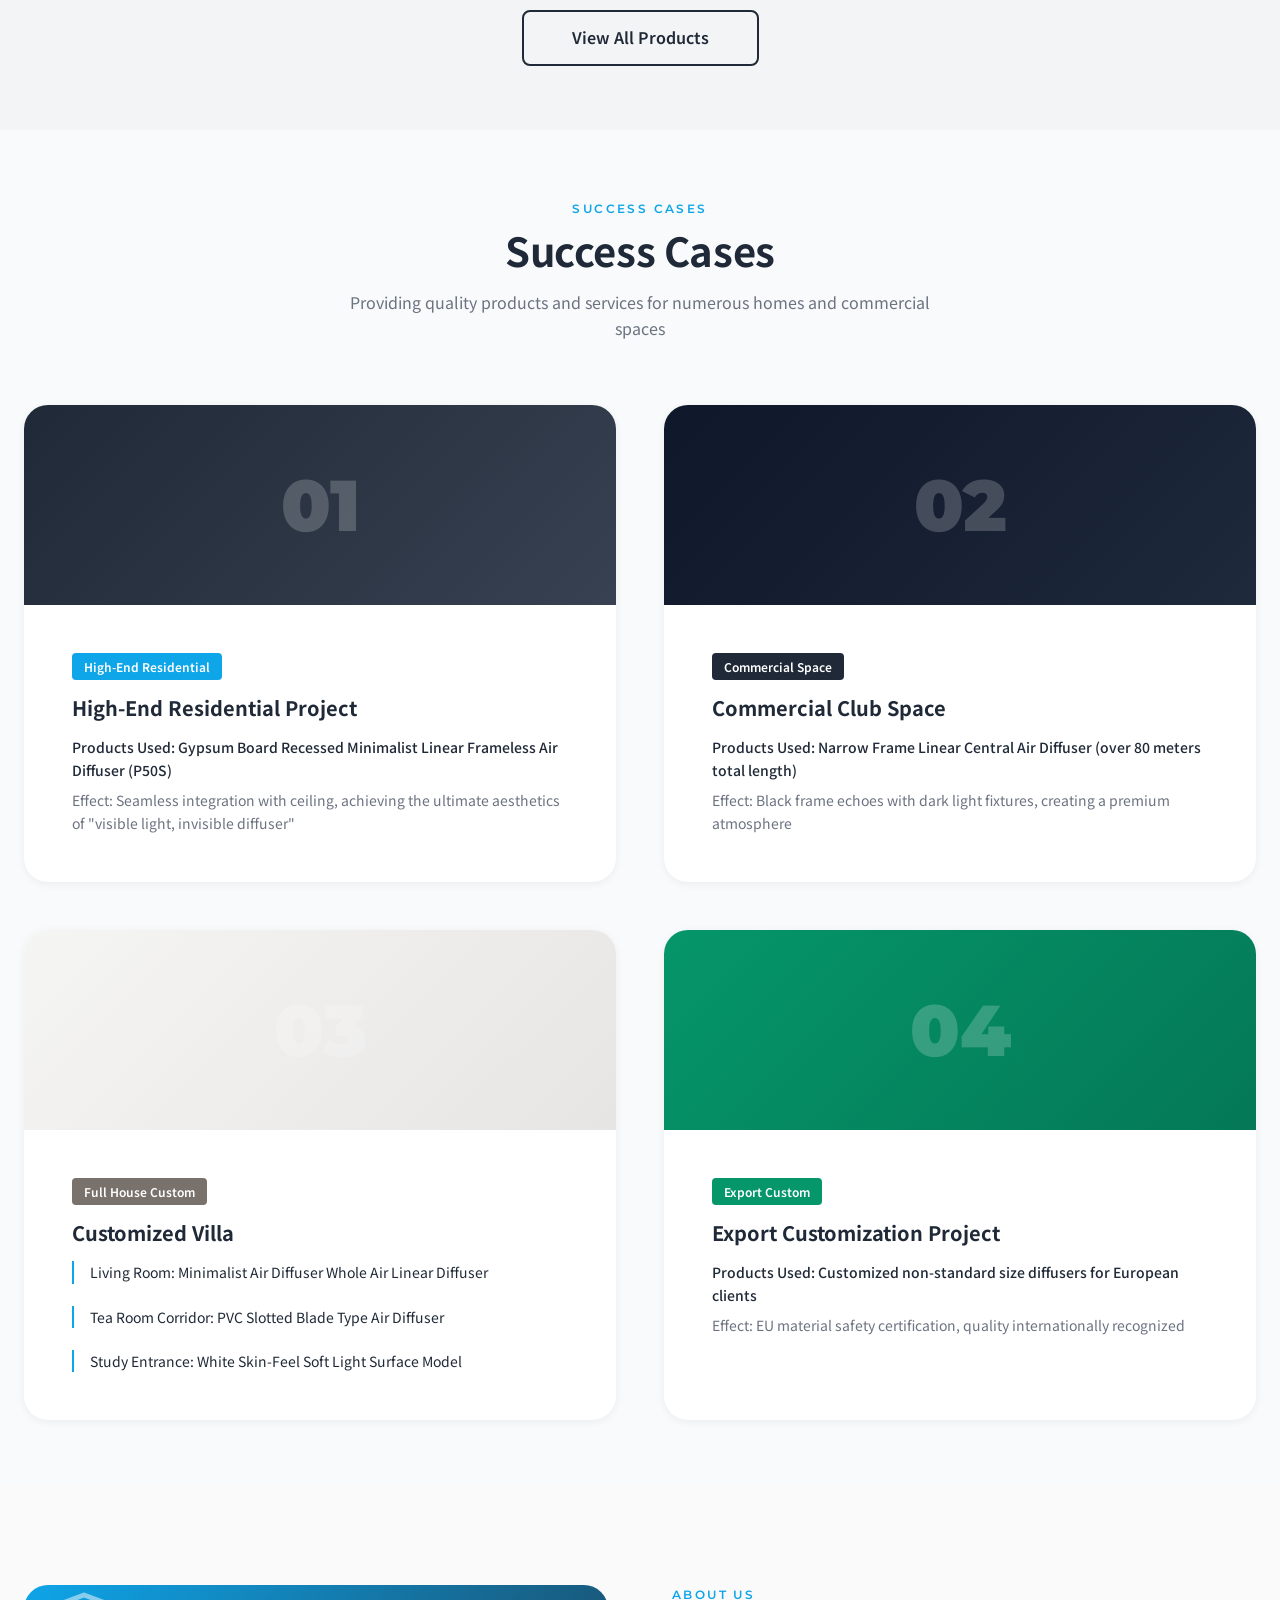
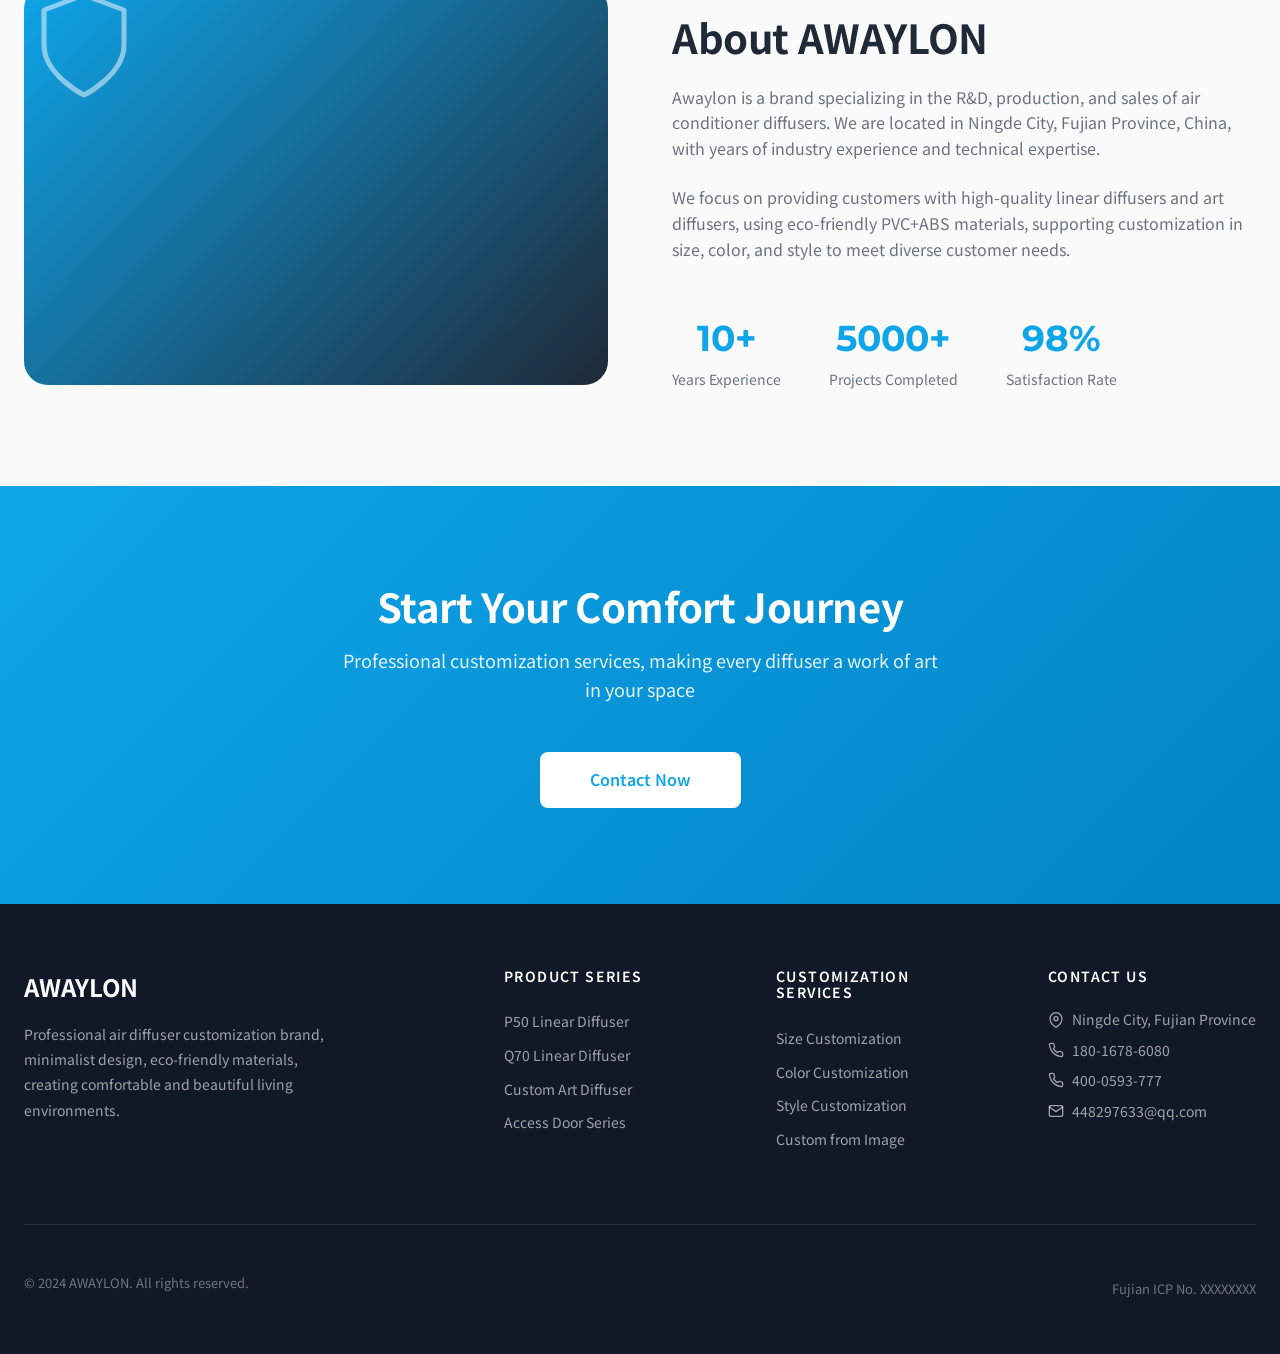
<file: awaylon-final/index-en.html>
<!DOCTYPE html>
<html lang="en">
<head>
    <meta charset="UTF-8">
    <meta name="viewport" content="width=device-width, initial-scale=1.0">
    <meta name="description" content="AWAYLON - Professional Air Diffuser Manufacturer, Linear Diffusers, Art Diffusers, Eco-Friendly Materials, Customization Support">
    <title>AWAYLON Air Diffusers | Professional Air Diffusion Brand</title>
    <link rel="preconnect" href="https://fonts.googleapis.com">
    <link rel="preconnect" href="https://fonts.gstatic.com" crossorigin>
    <link href="https://fonts.googleapis.com/css2?family=Montserrat:wght@400;500;600;700;900&family=Noto+Sans+SC:wght@400;500;600;700;900&display=swap" rel="stylesheet">
    <link rel="stylesheet" href="css/style.css">
    <script>
    // 英文版禁用i18n转换
    var currentLang = 'en';
</script>
    <script src="js/i18n.js"></script>
</head>
<body>
    <!-- 导航栏 -->
    <nav class="navbar" id="navbar">
        <div class="navbar-inner">
            <a href="index-en.html" class="logo">
                AWAYLON
                <span class="logo-en"></span>
            </a>
            <ul class="nav-menu">
                <li><a href="index-en.html" class="nav-link active">Home</a></li>
                <li><a href="products-en.html" class="nav-link">Products</a></li>
                <li><a href="about-en.html" class="nav-link">About</a></li>
                <li><a href="contact-en.html" class="nav-link">Contact</a></li>
            </ul>
            <a href="contact-en.html" class="btn btn-primary btn-sm nav-cta">Get Quote</a>
            <button class="lang-switch" id="langSwitch" onclick="location.href='index.html'">中文</button>
            <button class="mobile-menu-btn" id="mobileMenuBtn" aria-label="打开菜单">
                <span></span>
                <span></span>
                <span></span>
            </button>
        </div>
    </nav>

    <!-- 移动端菜单 -->
    <div class="mobile-menu" id="mobileMenu">
        <button class="mobile-menu-close" id="mobileMenuClose" aria-label="关闭菜单">
            <svg xmlns="http://www.w3.org/2000/svg" width="24" height="24" viewBox="0 0 24 24" fill="none" stroke="currentColor" stroke-width="2" stroke-linecap="round" stroke-linejoin="round"><line x1="18" y1="6" x2="6" y2="18"></line><line x1="6" y1="6" x2="18" y2="18"></line></svg>
        </button>
        <a href="index-en.html">Home</a>
        <a href="products-en.html">Products</a>
        <a href="about-en.html">About</a>
        <a href="contact-en.html">Contact</a>
    </div>

    <!-- Hero 区域 -->
    <section class="hero">
        <video class="hero-video" autoplay muted loop playsinline poster="">
            <source src="videos/hero.mp4" type="video/mp4">
        </video>
        <div class="hero-overlay"></div>
        <div class="hero-content">
            <p class="hero-subtitle">Air Diffusion Excellence</p>
            <h1 class="hero-title">AWAYLON Air Diffusers</h1>
            <p class="hero-title-en"></p>
            <p class="hero-desc">Invisible Comfort, Custom Beauty — Professional Linear Air Diffuser Manufacturer</p>
            <div class="hero-buttons">
                <a href="products-en.html" class="btn btn-primary btn-lg">Explore Products</a>
                <a href="contact-en.html" class="btn btn-secondary btn-lg">Contact Us</a>
            </div>
        </div>
        <div class="hero-scroll">
            <span data-i18n="hero_scroll">SCROLL</span>
            <svg xmlns="http://www.w3.org/2000/svg" width="20" height="20" viewBox="0 0 24 24" fill="none" stroke="currentColor" stroke-width="2" stroke-linecap="round" stroke-linejoin="round"><line x1="12" y1="5" x2="12" y2="19"></line><polyline points="19 12 12 19 5 12"></polyline></svg>
        </div>
    </section>

    <!-- 核心优势 - 标签页形式 -->
    <section class="advantages-section section">
        <div class="container">
            <div class="section-header">
                <span class="section-label">Core Advantages</span>
                <h2 class="section-title">Why Choose AWAYLON</h2>
                <p class="section-desc">Four Core Advantages for High-Quality Air Diffusers</p>
            </div>
            
            <div class="advantages-tabs">
                <div class="tab-buttons">
                    <button class="tab-btn active" data-tab="material">
                        <span class="tab-icon">
                            <svg xmlns="http://www.w3.org/2000/svg" width="24" height="24" viewBox="0 0 24 24" fill="none" stroke="currentColor" stroke-width="2" stroke-linecap="round" stroke-linejoin="round"><path d="M12 22s8-4 8-10V5l-8-3-8 3v7c0 6 8 10 8 10z"></path></svg>
                        </span>
                        <span class="tab-text">Material & Craft</span>
                        <span class="tab-subtitle">Stable & Durable</span>
                    </button>
                    <button class="tab-btn" data-tab="design">
                        <span class="tab-icon">
                            <svg xmlns="http://www.w3.org/2000/svg" width="24" height="24" viewBox="0 0 24 24" fill="none" stroke="currentColor" stroke-width="2" stroke-linecap="round" stroke-linejoin="round"><circle cx="12" cy="12" r="10"></circle><path d="M8 14s1.5 2 4 2 4-2 4-2"></path><line x1="9" y1="9" x2="9.01" y2="9"></line><line x1="15" y1="9" x2="15.01" y2="9"></line></svg>
                        </span>
                        <span class="tab-text">Minimalist Aesthetics</span>
                        <span class="tab-subtitle">Visible Light, Invisible Diffuser</span>
                    </button>
                    <button class="tab-btn" data-tab="install">
                        <span class="tab-icon">
                            <svg xmlns="http://www.w3.org/2000/svg" width="24" height="24" viewBox="0 0 24 24" fill="none" stroke="currentColor" stroke-width="2" stroke-linecap="round" stroke-linejoin="round"><path d="M14.7 6.3a1 1 0 0 0 0 1.4l1.6 1.6a1 1 0 0 0 1.4 0l3.77-3.77a6 6 0 0 1-7.94 7.94l-6.91 6.91a2.12 2.12 0 0 1-3-3l6.91-6.91a6 6 0 0 1 7.94-7.94l-3.76 3.76z"></path></svg>
                        </span>
                        <span class="tab-text">Installation & Adaptation</span>
                        <span class="tab-subtitle">Flexible Adaptation</span>
                    </button>
                    <button class="tab-btn" data-tab="function">
                        <span class="tab-icon">
                            <svg xmlns="http://www.w3.org/2000/svg" width="24" height="24" viewBox="0 0 24 24" fill="none" stroke="currentColor" stroke-width="2" stroke-linecap="round" stroke-linejoin="round"><path d="M22 11.08V12a10 10 0 1 1-5.93-9.14"></path><polyline points="22 4 12 14.01 9 11.01"></polyline></svg>
                        </span>
                        <span class="tab-text">Function Optimization</span>
                        <span class="tab-subtitle">Comfort Experience</span>
                    </button>
                </div>
                
                <div class="tab-contents">
                    <!-- Material & Craft -->
                    <div class="tab-content active" id="material">
                        <div class="advantage-detail">
                            <div class="advantage-features">
                                <div class="advantage-item">
                                    <div class="advantage-icon">
                                        <svg xmlns="http://www.w3.org/2000/svg" width="32" height="32" viewBox="0 0 24 24" fill="none" stroke="currentColor" stroke-width="2" stroke-linecap="round" stroke-linejoin="round"><rect x="3" y="3" width="18" height="18" rx="2" ry="2"></rect></svg>
                                    </div>
                                    <h4>PVC & Steel-Plastic Material</h4>
                                    <p>Heat resistant up to 80°C, high geometric stability, corrosion-resistant, suitable for humid environments</p>
                                </div>
                                <div class="advantage-item">
                                    <div class="advantage-icon">
                                        <svg xmlns="http://www.w3.org/2000/svg" width="32" height="32" viewBox="0 0 24 24" fill="none" stroke="currentColor" stroke-width="2" stroke-linecap="round" stroke-linejoin="round"><path d="M12 2L2 7l10 5 10-5-10-5z"></path><path d="M2 17l10 5 10-5"></path><path d="M2 12l10 5 10-5"></path></svg>
                                    </div>
                                    <h4>Food-Grade ABS Material</h4>
                                    <p>High surface gloss, built-in anti-condensation structure</p>
                                </div>
                                <div class="advantage-item">
                                    <div class="advantage-icon">
                                        <svg xmlns="http://www.w3.org/2000/svg" width="32" height="32" viewBox="0 0 24 24" fill="none" stroke="currentColor" stroke-width="2" stroke-linecap="round" stroke-linejoin="round"><polygon points="12 2 2 7 12 12 22 7 12 2"></polygon><polyline points="2 17 12 22 22 17"></polyline><polyline points="2 12 12 17 22 12"></polyline></svg>
                                    </div>
                                    <h4>Aluminum Alloy + Spray Coating</h4>
                                    <p>High strength, fast heat dissipation, premium texture</p>
                                </div>
                            </div>
                        </div>
                    </div>
                    
                    <!-- Minimalist Aesthetics -->
                    <div class="tab-content" id="design">
                        <div class="advantage-detail">
                            <div class="advantage-features">
                                <div class="advantage-item">
                                    <div class="advantage-icon">
                                        <svg xmlns="http://www.w3.org/2000/svg" width="32" height="32" viewBox="0 0 24 24" fill="none" stroke="currentColor" stroke-width="2" stroke-linecap="round" stroke-linejoin="round"><rect x="3" y="3" width="18" height="18" rx="2" ry="2"></rect><line x1="3" y1="9" x2="21" y2="9"></line></svg>
                                    </div>
                                    <h4>Frameless Recessed Design</h4>
                                    <p>P50S model sits flush with ceiling for seamless integration</p>
                                </div>
                                <div class="advantage-item">
                                    <div class="advantage-icon">
                                        <svg xmlns="http://www.w3.org/2000/svg" width="32" height="32" viewBox="0 0 24 24" fill="none" stroke="currentColor" stroke-width="2" stroke-linecap="round" stroke-linejoin="round"><line x1="3" y1="12" x2="21" y2="12"></line><line x1="3" y1="6" x2="21" y2="6"></line><line x1="3" y1="18" x2="21" y2="18"></line></svg>
                                    </div>
                                    <h4>Narrow Frame Technology</h4>
                                    <p>Frame width under 1cm, clean and elegant</p>
                                </div>
                                <div class="advantage-item">
                                    <div class="advantage-icon">
                                        <svg xmlns="http://www.w3.org/2000/svg" width="32" height="32" viewBox="0 0 24 24" fill="none" stroke="currentColor" stroke-width="2" stroke-linecap="round" stroke-linejoin="round"><circle cx="13.5" cy="6.5" r="2.5"></circle><circle cx="17.5" cy="10.5" r="2.5"></circle><circle cx="8.5" cy="7.5" r="2.5"></circle><circle cx="6.5" cy="12.5" r="2.5"></circle><path d="M12 2C6.5 2 2 6.5 2 12s4.5 10 10 10c.926 0 1.648-.746 1.648-1.688 0-.437-.18-.835-.437-1.125-.29-.289-.438-.652-.438-1.125a1.64 1.64 0 0 1 1.668-1.668h1.996c3.051 0 5.555-2.503 5.555-5.555C21.965 6.012 17.461 2 12 2z"></path></svg>
                                    </div>
                                    <h4>Multiple Color Options</h4>
                                    <p>White, Black, Wood Grain, Black & White combinations - multiple choices</p>
                                </div>
                            </div>
                        </div>
                    </div>
                    
                    <!-- Installation & Adaptation -->
                    <div class="tab-content" id="install">
                        <div class="advantage-detail">
                            <div class="advantage-features">
                                <div class="advantage-item">
                                    <div class="advantage-icon">
                                        <svg xmlns="http://www.w3.org/2000/svg" width="32" height="32" viewBox="0 0 24 24" fill="none" stroke="currentColor" stroke-width="2" stroke-linecap="round" stroke-linejoin="round"><path d="M3 9l9-7 9 7v11a2 2 0 0 1-2 2H5a2 2 0 0 1-2-2z"></path><polyline points="9 22 9 12 15 12 15 22"></polyline></svg>
                                    </div>
                                    <h4>Recessed Installation</h4>
                                    <p>Suitable for new projects, integrated with ceiling construction</p>
                                </div>
                                <div class="advantage-item">
                                    <div class="advantage-icon">
                                        <svg xmlns="http://www.w3.org/2000/svg" width="32" height="32" viewBox="0 0 24 24" fill="none" stroke="currentColor" stroke-width="2" stroke-linecap="round" stroke-linejoin="round"><rect x="3" y="3" width="18" height="18" rx="2" ry="2"></rect><line x1="3" y1="9" x2="21" y2="9"></line></svg>
                                    </div>
                                    <h4>Cover-Embedded Type</h4>
                                    <p>Fits finished ceilings without disrupting existing decor</p>
                                </div>
                                <div class="advantage-item">
                                    <div class="advantage-icon">
                                        <svg xmlns="http://www.w3.org/2000/svg" width="32" height="32" viewBox="0 0 24 24" fill="none" stroke="currentColor" stroke-width="2" stroke-linecap="round" stroke-linejoin="round"><line x1="21" y1="10" x2="3" y2="10"></line><line x1="21" y1="6" x2="3" y2="6"></line><line x1="21" y1="14" x2="3" y2="14"></line><line x1="21" y1="18" x2="3" y2="18"></line></svg>
                                    </div>
                                    <h4>Non-Standard Customization</h4>
                                    <p>Custom length, width, and blade count to meet special requirements</p>
                                </div>
                            </div>
                        </div>
                    </div>
                    
                    <!-- Function Optimization -->
                    <div class="tab-content" id="function">
                        <div class="advantage-detail">
                            <div class="advantage-features">
                                <div class="advantage-item">
                                    <div class="advantage-icon">
                                        <svg xmlns="http://www.w3.org/2000/svg" width="32" height="32" viewBox="0 0 24 24" fill="none" stroke="currentColor" stroke-width="2" stroke-linecap="round" stroke-linejoin="round"><path d="M9.59 4.59A2 2 0 1 1 11 8H2m10.59 11.41A2 2 0 1 0 14 16H2m15.73-8.27A2.5 2.5 0 1 1 19.5 12H2"></path></svg>
                                    </div>
                                    <h4>Adjustable Air Direction & Volume</h4>
                                    <p>Flexible adjustment for different space requirements</p>
                                </div>
                                <div class="advantage-item">
                                    <div class="advantage-icon">
                                        <svg xmlns="http://www.w3.org/2000/svg" width="32" height="32" viewBox="0 0 24 24" fill="none" stroke="currentColor" stroke-width="2" stroke-linecap="round" stroke-linejoin="round"><path d="M14.7 6.3a1 1 0 0 0 0 1.4l1.6 1.6a1 1 0 0 0 1.4 0l3.77-3.77a6 6 0 0 1-7.94 7.94l-6.91 6.91a2.12 2.12 0 0 1-3-3l6.91-6.91a6 6 0 0 1 7.94-7.94l-3.76 3.76z"></path></svg>
                                    </div>
                                    <h4>Easy-Clean Design</h4>
                                    <p>Snap-fit structure, no tools needed for removal, easy maintenance</p>
                                </div>
                                <div class="advantage-item">
                                    <div class="advantage-icon">
                                        <svg xmlns="http://www.w3.org/2000/svg" width="32" height="32" viewBox="0 0 24 24" fill="none" stroke="currentColor" stroke-width="2" stroke-linecap="round" stroke-linejoin="round"><path d="M12 1a3 3 0 0 0-3 3v8a3 3 0 0 0 6 0V4a3 3 0 0 0-3-3z"></path><path d="M19 10v2a7 7 0 0 1-14 0v-2"></path><line x1="12" y1="19" x2="12" y2="23"></line><line x1="8" y1="23" x2="16" y2="23"></line></svg>
                                    </div>
                                    <h4>Low Noise Control</h4>
                                    <p>Optimized air duct design, quiet and comfortable operation</p>
                                </div>
                            </div>
                        </div>
                    </div>
                </div>
            </div>
        </div>
    </section>

    <!-- 产品分类 -->
    <section class="products-categories section">
        <div class="container">
            <div class="section-header">
                <span class="section-label">Product Categories</span>
                <h2 class="section-title">Our Products</h2>
                <p class="section-desc">Various series available to meet different decoration needs</p>
            </div>
            <div class="categories-grid">
                <div class="category-card fade-in">
                    <div class="category-bg" style="background: linear-gradient(135deg, #1F2937 0%, #374151 100%);"></div>
                    <div class="category-content">
                        <div class="category-icon">
                            <svg xmlns="http://www.w3.org/2000/svg" width="28" height="28" viewBox="0 0 24 24" fill="none" stroke="currentColor" stroke-width="2" stroke-linecap="round" stroke-linejoin="round"><rect x="3" y="3" width="18" height="18" rx="2" ry="2"></rect><line x1="3" y1="9" x2="21" y2="9"></line></svg>
                        </div>
                        <h3 data-i18n="products_p50_series">P50 Series</h3>
                        <p data-i18n="products_p50_desc">Minimalist Linear Air Diffuser</p>
                        <span class="category-price" data-i18n="products_p50_price">From ¥176</span>
                        <a href="products-en.html" class="category-link">
                            <span data-i18n="view_details">View Details</span>
<svg xmlns="http://www.w3.org/2000/svg" width="16" height="16" viewBox="0 0 24 24" fill="none" stroke="currentColor" stroke-width="2" stroke-linecap="round" stroke-linejoin="round"><line x1="5" y1="12" x2="19" y2="12"></line><polyline points="12 5 19 12 12 19"></polyline></svg>
                        </a>
                    </div>
                </div>
                <div class="category-card fade-in stagger-1">
                    <div class="category-bg" style="background: linear-gradient(135deg, #0EA5E9 0%, #0284C7 100%);"></div>
                    <div class="category-content">
                        <div class="category-icon">
                            <svg xmlns="http://www.w3.org/2000/svg" width="28" height="28" viewBox="0 0 24 24" fill="none" stroke="currentColor" stroke-width="2" stroke-linecap="round" stroke-linejoin="round"><line x1="3" y1="12" x2="21" y2="12"></line><line x1="3" y1="6" x2="21" y2="6"></line><line x1="3" y1="18" x2="21" y2="18"></line></svg>
                        </div>
                        <h3 data-i18n="products_q70_series">Q70 Series</h3>
                        <p data-i18n="products_q70_desc">Linear Diffuser</p>
                        <span class="category-price" data-i18n="products_q70_price">Minimalist Narrow Frame</span>
                        <a href="products-en.html" class="category-link">
                            View Details
                            <svg xmlns="http://www.w3.org/2000/svg" width="16" height="16" viewBox="0 0 24 24" fill="none" stroke="currentColor" stroke-width="2" stroke-linecap="round" stroke-linejoin="round"><line x1="5" y1="12" x2="19" y2="12"></line><polyline points="12 5 19 12 12 19"></polyline></svg>
                        </a>
                    </div>
                </div>
                <div class="category-card fade-in stagger-2">
                    <div class="category-bg" style="background: linear-gradient(135deg, #F59E0B 0%, #D97706 100%);"></div>
                    <div class="category-content">
                        <div class="category-icon">
                            <svg xmlns="http://www.w3.org/2000/svg" width="28" height="28" viewBox="0 0 24 24" fill="none" stroke="currentColor" stroke-width="2" stroke-linecap="round" stroke-linejoin="round"><path d="M12 2L2 7l10 5 10-5-10-5z"></path><path d="M2 17l10 5 10-5"></path><path d="M2 12l10 5 10-5"></path></svg>
                        </div>
                        <h3>Art Customization</h3>
                        <p>French Piano Key Art Air Diffuser</p>
                        <span class="category-price">From ¥360</span>
                        <a href="products-en.html" class="category-link">
                            View Details
                            <svg xmlns="http://www.w3.org/2000/svg" width="16" height="16" viewBox="0 0 24 24" fill="none" stroke="currentColor" stroke-width="2" stroke-linecap="round" stroke-linejoin="round"><line x1="5" y1="12" x2="19" y2="12"></line><polyline points="12 5 19 12 12 19"></polyline></svg>
                        </a>
                    </div>
                </div>
            </div>
        </div>
    </section>

    <!-- 产品展示 -->
    <section class="section" style="background-color: #F3F4F6;">
        <div class="container">
            <div class="section-header">
                <span class="section-label">Featured Products</span>
                <h2 class="section-title">Popular Products</h2>
                <p class="section-desc">Carefully selected hot-selling products, quality choice</p>
            </div>
            <div class="product-grid">
                <div class="product-card fade-in">
                    <div class="product-image" style="background: linear-gradient(135deg, #E5E7EB 0%, #D1D5DB 100%);">
                        <div style="display: flex; align-items: center; justify-content: center; height: 100%; color: #9CA3AF;">
                            <svg xmlns="http://www.w3.org/2000/svg" width="48" height="48" viewBox="0 0 24 24" fill="none" stroke="currentColor" stroke-width="1.5" stroke-linecap="round" stroke-linejoin="round"><rect x="3" y="3" width="18" height="18" rx="2" ry="2"></rect><line x1="3" y1="9" x2="21" y2="9"></line></svg>
                        </div>
                    </div>
                    <div class="product-info">
                        <span class="product-model">P50</span>
                        <h4>Minimalist Linear Air Diffuser</h4>
                        <div class="product-features">
                            <span class="product-tag">Minimalist Style</span>
                            <span class="product-tag">Invisible Frameless</span>
                        </div>
                        <p class="product-price">From ¥176</p>
                    </div>
                </div>
                <div class="product-card fade-in stagger-1">
                    <div class="product-image" style="background: linear-gradient(135deg, #E5E7EB 0%, #D1D5DB 100%);">
                        <span class="product-badge badge-hot">Best Seller</span>
                        <div style="display: flex; align-items: center; justify-content: center; height: 100%; color: #9CA3AF;">
                            <svg xmlns="http://www.w3.org/2000/svg" width="48" height="48" viewBox="0 0 24 24" fill="none" stroke="currentColor" stroke-width="1.5" stroke-linecap="round" stroke-linejoin="round"><rect x="3" y="3" width="18" height="18" rx="2" ry="2"></rect><line x1="3" y1="9" x2="21" y2="9"></line></svg>
                        </div>
                    </div>
                    <div class="product-info">
                        <span class="product-model">P50S</span>
                        <h4>Gypsum Board Recessed Model</h4>
                        <div class="product-features">
                            <span class="product-tag">Recessed Installation</span>
                            <span class="product-tag">Minimalist Frameless</span>
                        </div>
                        <p class="product-price">From ¥196</p>
                    </div>
                </div>
                <div class="product-card fade-in stagger-2">
                    <div class="product-image" style="background: linear-gradient(135deg, #E5E7EB 0%, #D1D5DB 100%);">
                        <div style="display: flex; align-items: center; justify-content: center; height: 100%; color: #9CA3AF;">
                            <svg xmlns="http://www.w3.org/2000/svg" width="48" height="48" viewBox="0 0 24 24" fill="none" stroke="currentColor" stroke-width="1.5" stroke-linecap="round" stroke-linejoin="round"><line x1="3" y1="12" x2="21" y2="12"></line><line x1="3" y1="6" x2="21" y2="6"></line><line x1="3" y1="18" x2="21" y2="18"></line></svg>
                        </div>
                    </div>
                    <div class="product-info">
                        <span class="product-model">Q70</span>
                        <h4>Linear Diffuser</h4>
                        <div class="product-features">
                            <span class="product-tag">Whole Air System</span>
                            <span class="product-tag">Narrow Frame</span>
                        </div>
                        <p class="product-price"><span>Contact for Quote</span></p>
                    </div>
                </div>
                <div class="product-card fade-in stagger-3">
                    <div class="product-image" style="background: linear-gradient(135deg, #E5E7EB 0%, #D1D5DB 100%);">
                        <span class="product-badge badge-custom">Custom</span>
                        <div style="display: flex; align-items: center; justify-content: center; height: 100%; color: #9CA3AF;">
                            <svg xmlns="http://www.w3.org/2000/svg" width="48" height="48" viewBox="0 0 24 24" fill="none" stroke="currentColor" stroke-width="1.5" stroke-linecap="round" stroke-linejoin="round"><path d="M12 2L2 7l10 5 10-5-10-5z"></path><path d="M2 17l10 5 10-5"></path><path d="M2 12l10 5 10-5"></path></svg>
                        </div>
                    </div>
                    <div class="product-info">
                        <span class="product-model">ART</span>
                        <h4>Custom Art Diffuser</h4>
                        <div class="product-features">
                            <span class="product-tag">French Piano Key</span>
                            <span class="product-tag">Custom from Image</span>
                        </div>
                        <p class="product-price">From ¥360</p>
                    </div>
                </div>
            </div>
            <div class="text-center mt-lg">
                <a href="products-en.html" class="btn btn-dark btn-lg">View All Products</a>
            </div>
        </div>
    </section>

    <!-- 成功案例 -->
    <section class="success-cases section">
        <div class="container">
            <div class="section-header">
                <span class="section-label">Success Cases</span>
                <h2 class="section-title">Success Cases</h2>
                <p class="section-desc">Providing quality products and services for numerous homes and commercial spaces</p>
            </div>
            <div class="cases-grid">
                <!-- 案例一：高端住宅项目 -->
                <div class="case-card fade-in">
                    <div class="case-image" style="background: linear-gradient(135deg, #1F2937 0%, #374151 100%);">
                        <div class="case-number">01</div>
                    </div>
                    <div class="case-content">
                        <span class="case-tag">High-End Residential</span>
                        <h4>High-End Residential Project</h4>
                        <p class="case-product">Products Used: Gypsum Board Recessed Minimalist Linear Frameless Air Diffuser (P50S)</p>
                        <p class="case-effect">Effect: Seamless integration with ceiling, achieving the ultimate aesthetics of "visible light, invisible diffuser"</p>
                    </div>
                </div>
                
                <!-- 案例二：商业会所空间 -->
                <div class="case-card fade-in stagger-1">
                    <div class="case-image" style="background: linear-gradient(135deg, #0F172A 0%, #1E293B 100%);">
                        <div class="case-number">02</div>
                    </div>
                    <div class="case-content">
                        <span class="case-tag">Commercial Space</span>
                        <h4>Commercial Club Space</h4>
                        <p class="case-product">Products Used: Narrow Frame Linear Central Air Diffuser (over 80 meters total length)</p>
                        <p class="case-effect">Effect: Black frame echoes with dark light fixtures, creating a premium atmosphere</p>
                    </div>
                </div>
                
                <!-- 案例三：全屋定制别墅 -->
                <div class="case-card fade-in stagger-2">
                    <div class="case-image" style="background: linear-gradient(135deg, #F5F5F4 0%, #E7E5E4 100%);">
                        <div class="case-number">03</div>
                    </div>
                    <div class="case-content">
                        <span class="case-tag">Full House Custom</span>
                        <h4>Customized Villa</h4>
                        <div class="case-products">
                            <p>Living Room: Minimalist Air Diffuser Whole Air Linear Diffuser</p>
                            <p>Tea Room Corridor: PVC Slotted Blade Type Air Diffuser</p>
                            <p>Study Entrance: White Skin-Feel Soft Light Surface Model</p>
                        </div>
                    </div>
                </div>
                
                <!-- 案例四：外贸定制项目 -->
                <div class="case-card fade-in stagger-3">
                    <div class="case-image" style="background: linear-gradient(135deg, #059669 0%, #047857 100%);">
                        <div class="case-number">04</div>
                    </div>
                    <div class="case-content">
                        <span class="case-tag">Export Custom</span>
                        <h4>Export Customization Project</h4>
                        <p class="case-product">Products Used: Customized non-standard size diffusers for European clients</p>
                        <p class="case-effect">Effect: EU material safety certification, quality internationally recognized</p>
                    </div>
                </div>
            </div>
        </div>
    </section>

    <!-- 品牌介绍 -->
    <section class="about-section section">
        <div class="container">
            <div class="about-grid">
                <div class="about-image fade-in">
                    <svg xmlns="http://www.w3.org/2000/svg" width="120" height="120" viewBox="0 0 24 24" fill="none" stroke="currentColor" stroke-width="1" stroke-linecap="round" stroke-linejoin="round"><path d="M12 22s8-4 8-10V5l-8-3-8 3v7c0 6 8 10 8 10z"></path></svg>
                </div>
                <div class="about-content fade-in stagger-1">
                    <span class="section-label">About Us</span>
                    <h2>About AWAYLON</h2>
                    <p>Awaylon is a brand specializing in the R&D, production, and sales of air conditioner diffusers. We are located in Ningde City, Fujian Province, China, with years of industry experience and technical expertise.</p>
                    <p>We focus on providing customers with high-quality linear diffusers and art diffusers, using eco-friendly PVC+ABS materials, supporting customization in size, color, and style to meet diverse customer needs.</p>
                    <div class="about-stats">
                        <div class="stat-item">
                            <div class="stat-number">10+</div>
                            <div class="stat-label">Years Experience</div>
                        </div>
                        <div class="stat-item">
                            <div class="stat-number">5000+</div>
                            <div class="stat-label">Projects Completed</div>
                        </div>
                        <div class="stat-item">
                            <div class="stat-number">98%</div>
                            <div class="stat-label">Satisfaction Rate</div>
                        </div>
                    </div>
                </div>
            </div>
        </div>
    </section>

    <!-- CTA -->
    <section class="cta-section">
        <div class="container">
            <h2>Start Your Comfort Journey</h2>
            <p>Professional customization services, making every diffuser a work of art in your space</p>
            <a href="contact-en.html" class="btn btn-lg" style="background-color: white; color: #0EA5E9;">Contact Now</a>
        </div>
    </section>

    <!-- 页脚 -->
    <footer class="footer">
        <div class="container">
            <div class="footer-grid">
                <div class="footer-brand">
                    <div class="footer-logo">AWAYLON</div>
                    <p>Professional air diffuser customization brand, minimalist design, eco-friendly materials, creating comfortable and beautiful living environments.</p>
                </div>
                <div>
                    <h4>Product Series</h4>
                    <ul class="footer-links">
                        <li><a href="products-en.html">P50 Linear Diffuser</a></li>
                        <li><a href="products-en.html">Q70 Linear Diffuser</a></li>
                        <li><a href="products-en.html">Custom Art Diffuser</a></li>
                        <li><a href="products-en.html">Access Door Series</a></li>
                    </ul>
                </div>
                <div>
                    <h4>Customization Services</h4>
                    <ul class="footer-links">
                        <li><a href="about-en.html">Size Customization</a></li>
                        <li><a href="about-en.html">Color Customization</a></li>
                        <li><a href="about-en.html">Style Customization</a></li>
                        <li><a href="about-en.html">Custom from Image</a></li>
                    </ul>
                </div>
                <div class="footer-contact">
                    <h4>Contact Us</h4>
                    <p>
                        <svg xmlns="http://www.w3.org/2000/svg" width="16" height="16" viewBox="0 0 24 24" fill="none" stroke="currentColor" stroke-width="2" stroke-linecap="round" stroke-linejoin="round"><path d="M21 10c0 7-9 13-9 13s-9-6-9-13a9 9 0 0 1 18 0z"></path><circle cx="12" cy="10" r="3"></circle></svg>
                        Ningde City, Fujian Province
                    </p>
                    <p><svg xmlns="http://www.w3.org/2000/svg" width="16" height="16" viewBox="0 0 24 24" fill="none" stroke="currentColor" stroke-width="2" stroke-linecap="round" stroke-linejoin="round"><path d="M22 16.92v3a2 2 0 0 1-2.18 2 19.79 19.79 0 0 1-8.63-3.07 19.5 19.5 0 0 1-6-6 19.79 19.79 0 0 1-3.07-8.67A2 2 0 0 1 4.11 2h3a2 2 0 0 1 2 1.72 12.84 12.84 0 0 0 .7 2.81 2 2 0 0 1-.45 2.11L8.09 9.91a16 16 0 0 0 6 6l1.27-1.27a2 2 0 0 1 2.11-.45 12.84 12.84 0 0 0 2.81.7A2 2 0 0 1 22 16.92z"></path></svg> 180-1678-6080</p>
                    <p><svg xmlns="http://www.w3.org/2000/svg" width="16" height="16" viewBox="0 0 24 24" fill="none" stroke="currentColor" stroke-width="2" stroke-linecap="round" stroke-linejoin="round"><path d="M22 16.92v3a2 2 0 0 1-2.18 2 19.79 19.79 0 0 1-8.63-3.07 19.5 19.5 0 0 1-6-6 19.79 19.79 0 0 1-3.07-8.67A2 2 0 0 1 4.11 2h3a2 2 0 0 1 2 1.72 12.84 12.84 0 0 0 .7 2.81 2 2 0 0 1-.45 2.11L8.09 9.91a16 16 0 0 0 6 6l1.27-1.27a2 2 0 0 1 2.11-.45 12.84 12.84 0 0 0 2.81.7A2 2 0 0 1 22 16.92z"></path></svg> 400-0593-777</p>
                    <p><svg xmlns="http://www.w3.org/2000/svg" width="16" height="16" viewBox="0 0 24 24" fill="none" stroke="currentColor" stroke-width="2" stroke-linecap="round" stroke-linejoin="round"><path d="M4 4h16c1.1 0 2 .9 2 2v12c0 1.1-.9 2-2 2H4c-1.1 0-2-.9-2-2V6c0-1.1.9-2 2-2z"></path><polyline points="22,6 12,13 2,6"></polyline></svg> 448297633@qq.com</p>
                </div>
            </div>
            <div class="footer-bottom">
                <p>&copy; 2024 AWAYLON. All rights reserved.</p>
                <p>Fujian ICP No. XXXXXXXX</p>
            </div>
        </div>
    </footer>

    <script src="js/main.js"></script>
</body>
</html>
</file>
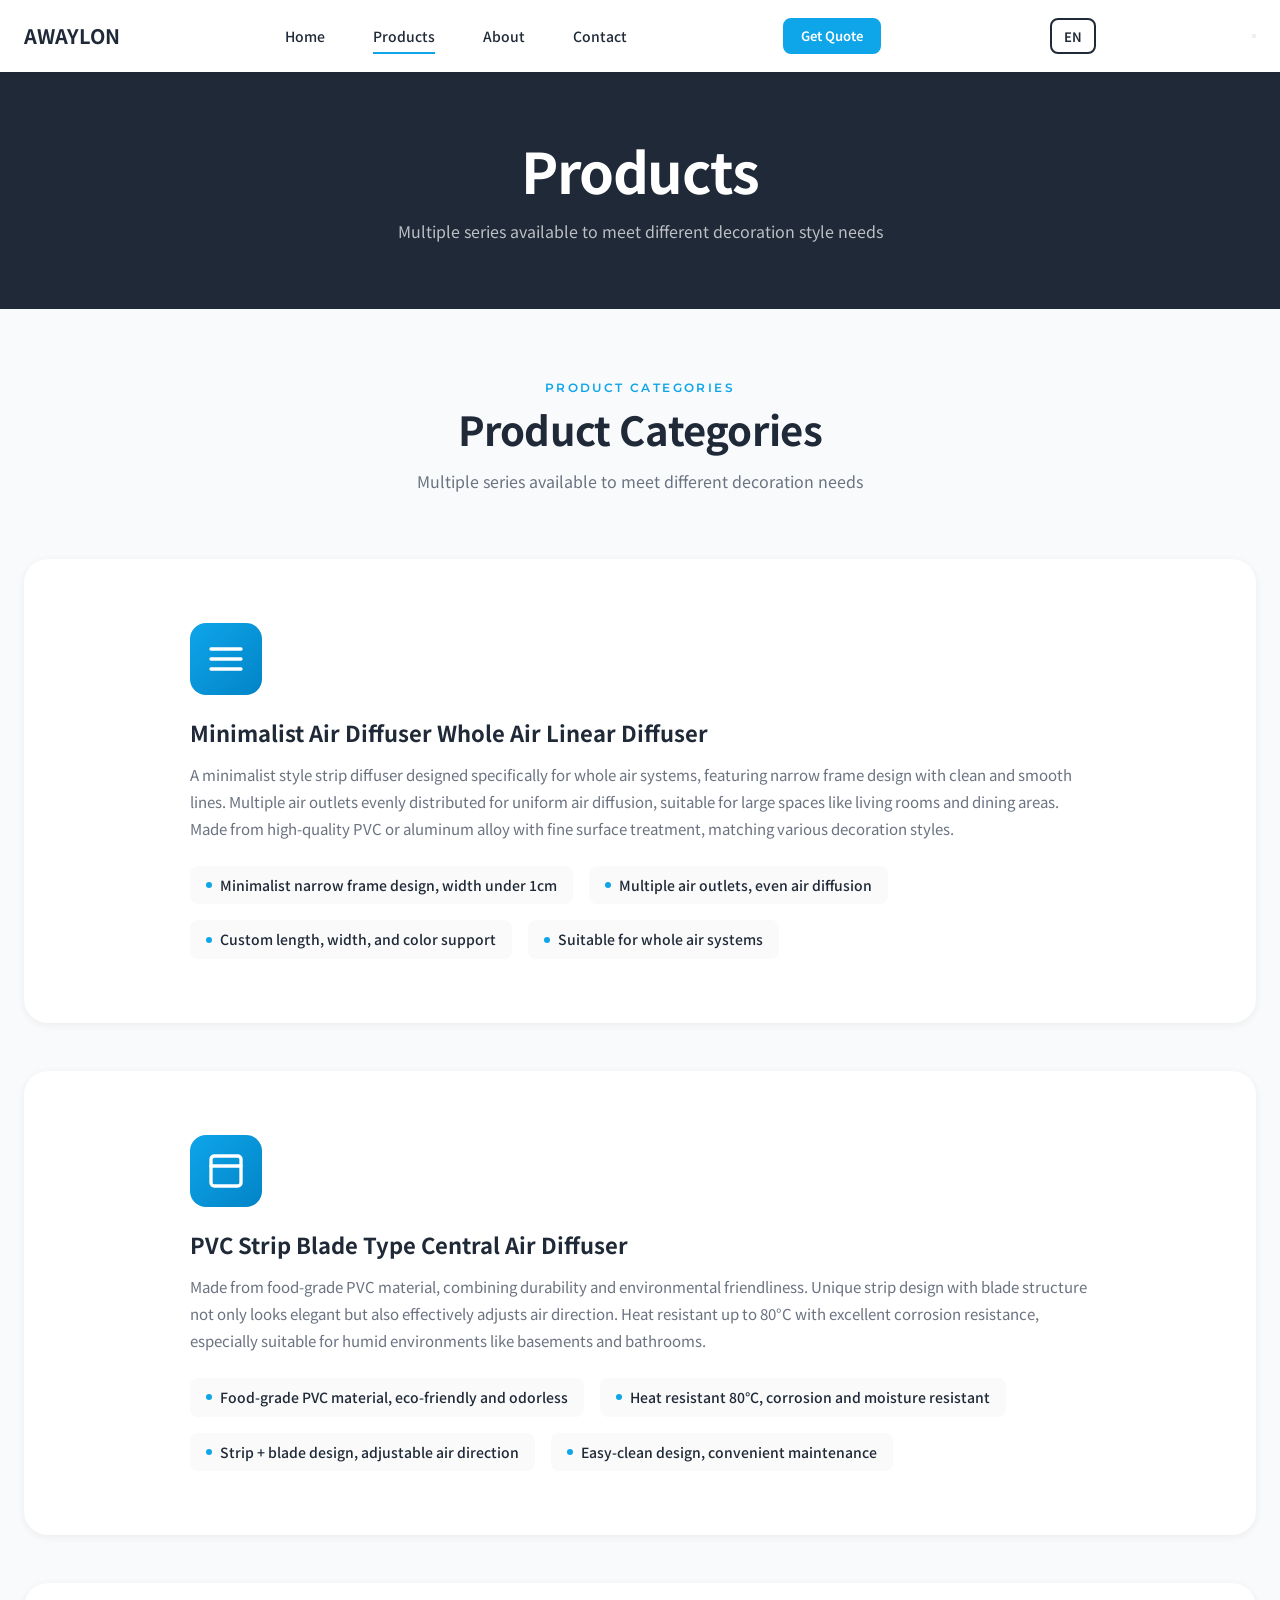
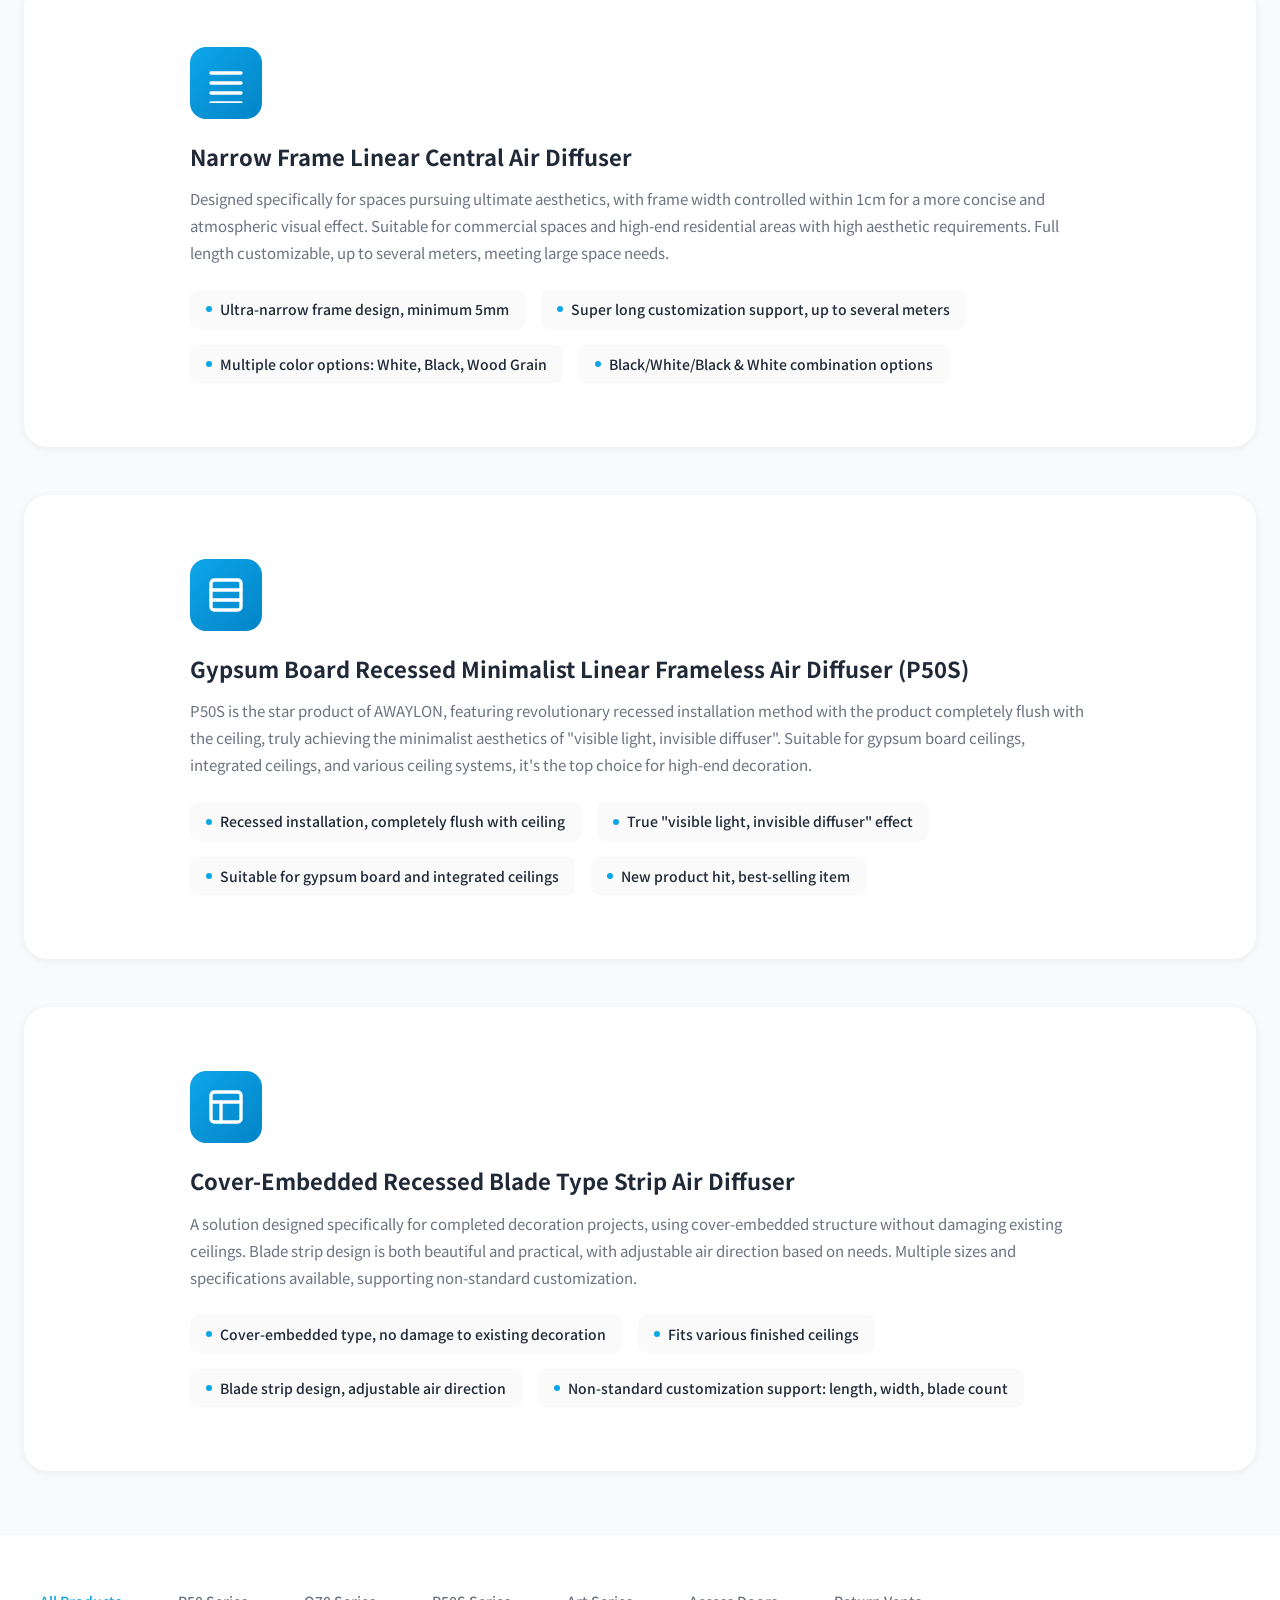
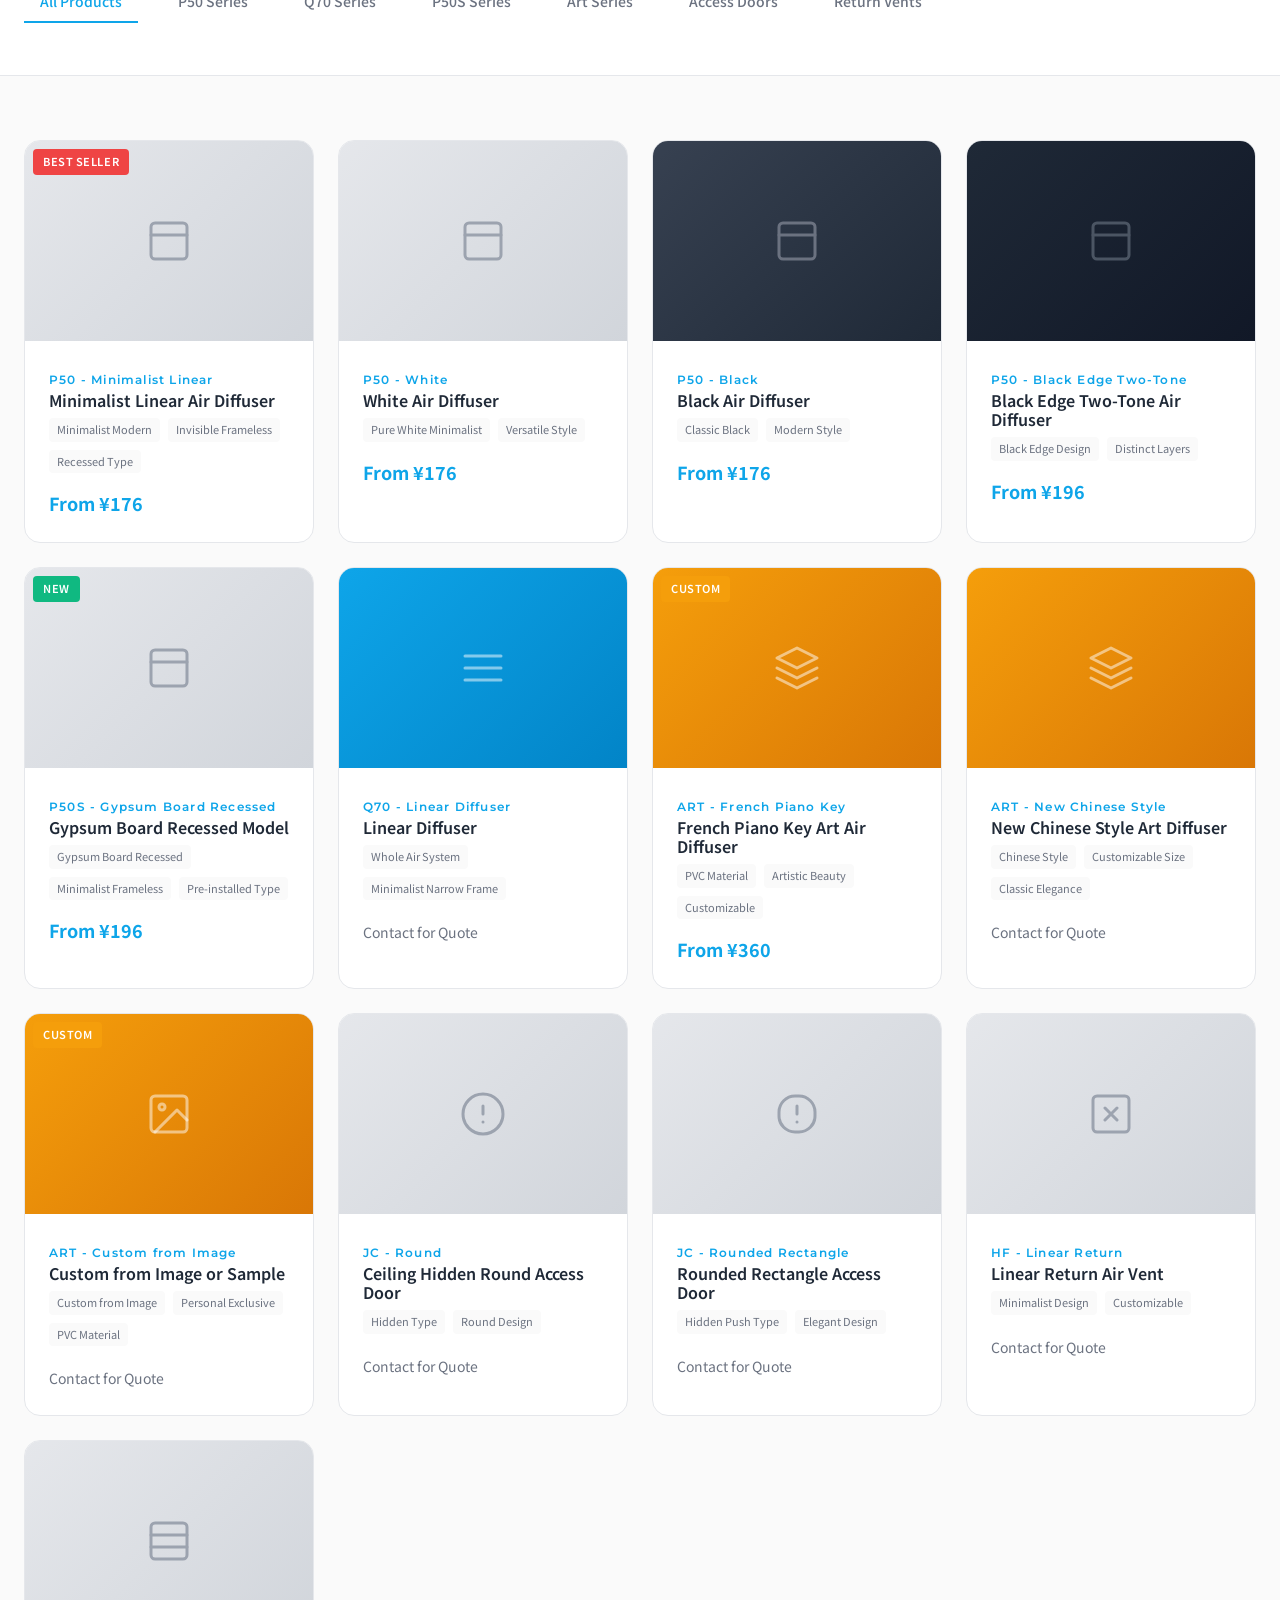
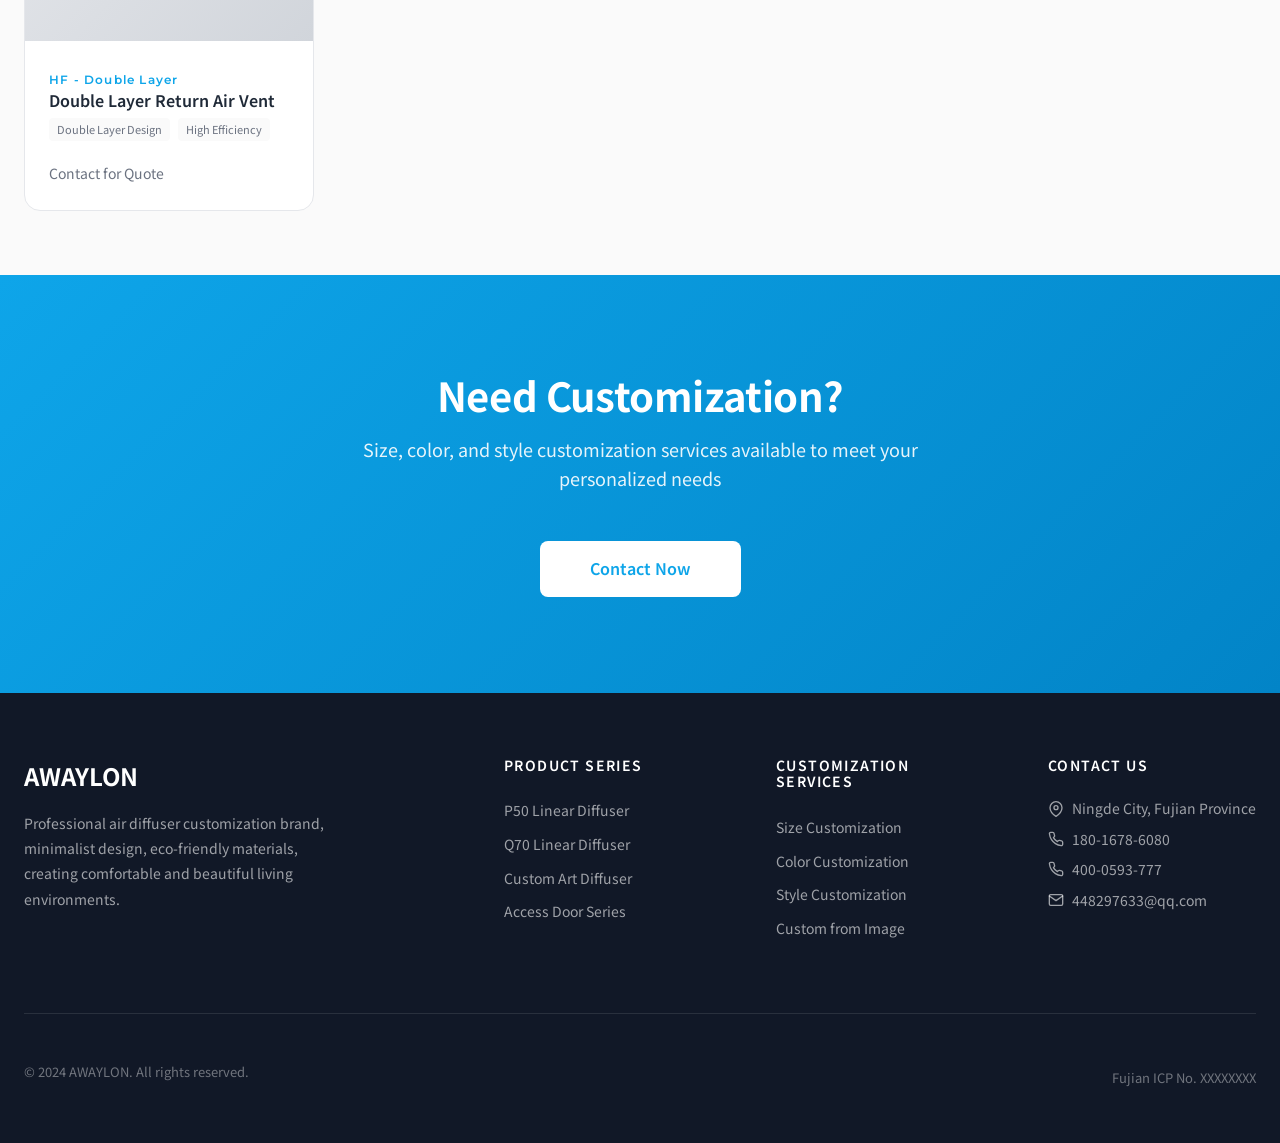
<file: awaylon-final/products-en.html>
<!DOCTYPE html>
<html lang="en">
<head>
    <meta charset="UTF-8">
    <meta name="viewport" content="width=device-width, initial-scale=1.0">
    <meta name="description" content="AWAYLON Products - P50 Linear Diffuser, Q70 Strip Diffuser, Art Custom Diffuser, Access Hatch Series">
    <title>Products | AWAYLON Air Diffusers</title>
    <link rel="preconnect" href="https://fonts.googleapis.com">
    <link rel="preconnect" href="https://fonts.gstatic.com" crossorigin>
    <link href="https://fonts.googleapis.com/css2?family=Montserrat:wght@400;500;600;700;900&family=Noto+Sans+SC:wght@400;500;600;700;900&display=swap" rel="stylesheet">
    <link rel="stylesheet" href="css/style.css">
    <script src="js/i18n.js"></script>
</head>
<body>
    <!-- 导航栏 -->
    <nav class="navbar scrolled" id="navbar">
        <div class="navbar-inner">
            <a href="index-en.html" class="logo">
                AWAYLON
                <span class="logo-en"></span>
            </a>
            <ul class="nav-menu">
                <li><a href="index-en.html" class="nav-link">Home</a></li>
                <li><a href="products-en.html" class="nav-link active">Products</a></li>
                <li><a href="about-en.html" class="nav-link">About</a></li>
                <li><a href="contact-en.html" class="nav-link">Contact</a></li>
            </ul>
            <a href="contact-en.html" class="btn btn-primary btn-sm nav-cta">Get Quote</a>
            <button class="lang-switch" id="langSwitch" onclick="location.href='products.html'">中文</button>
            <button class="mobile-menu-btn" id="mobileMenuBtn" aria-label="Open Menu">
                <span></span>
                <span></span>
                <span></span>
            </button>
        </div>
    </nav>

    <!-- 移动端菜单 -->
    <div class="mobile-menu" id="mobileMenu">
        <button class="mobile-menu-close" id="mobileMenuClose" aria-label="Close Menu">
            <svg xmlns="http://www.w3.org/2000/svg" width="24" height="24" viewBox="0 0 24 24" fill="none" stroke="currentColor" stroke-width="2" stroke-linecap="round" stroke-linejoin="round"><line x1="18" y1="6" x2="6" y2="18"></line><line x1="6" y1="6" x2="18" y2="18"></line></svg>
        </button>
        <a href="index-en.html">Home</a>
        <a href="products-en.html">Products</a>
        <a href="about-en.html">About</a>
        <a href="contact-en.html">Contact</a>
    </div>

    <!-- 页面头部 -->
    <header class="page-header">
        <div class="container">
            <h1>Products</h1>
            <p>Multiple series available to meet different decoration style needs</p>
        </div>
    </header>

    <!-- 产品分类详细介绍 -->
    <section class="product-categories-detail section">
        <div class="container">
            <div class="section-header">
                <span class="section-label">Product Categories</span>
                <h2 class="section-title">Product Categories</h2>
                <p class="section-desc">Multiple series available to meet different decoration needs</p>
            </div>
            
            <div class="category-detail-list">
                <!-- 分类一 -->
                <div class="category-detail-item fade-in">
                    <div class="category-detail-content">
                        <div class="category-detail-icon">
                            <svg xmlns="http://www.w3.org/2000/svg" width="40" height="40" viewBox="0 0 24 24" fill="none" stroke="currentColor" stroke-width="2" stroke-linecap="round" stroke-linejoin="round"><line x1="3" y1="12" x2="21" y2="12"></line><line x1="3" y1="6" x2="21" y2="6"></line><line x1="3" y1="18" x2="21" y2="18"></line></svg>
                        </div>
                        <h3>Minimalist Air Diffuser Whole Air Linear Diffuser</h3>
                        <p>A minimalist style strip diffuser designed specifically for whole air systems, featuring narrow frame design with clean and smooth lines. Multiple air outlets evenly distributed for uniform air diffusion, suitable for large spaces like living rooms and dining areas. Made from high-quality PVC or aluminum alloy with fine surface treatment, matching various decoration styles.</p>
                        <ul class="category-detail-features">
                            <li>Minimalist narrow frame design, width under 1cm</li>
                            <li>Multiple air outlets, even air diffusion</li>
                            <li>Custom length, width, and color support</li>
                            <li>Suitable for whole air systems</li>
                        </ul>
                    </div>
                </div>
                
                <!-- 分类二 -->
                <div class="category-detail-item fade-in">
                    <div class="category-detail-content">
                        <div class="category-detail-icon">
                            <svg xmlns="http://www.w3.org/2000/svg" width="40" height="40" viewBox="0 0 24 24" fill="none" stroke="currentColor" stroke-width="2" stroke-linecap="round" stroke-linejoin="round"><rect x="3" y="3" width="18" height="18" rx="2" ry="2"></rect><line x1="3" y1="9" x2="21" y2="9"></line></svg>
                        </div>
                        <h3>PVC Strip Blade Type Central Air Diffuser</h3>
                        <p>Made from food-grade PVC material, combining durability and environmental friendliness. Unique strip design with blade structure not only looks elegant but also effectively adjusts air direction. Heat resistant up to 80°C with excellent corrosion resistance, especially suitable for humid environments like basements and bathrooms.</p>
                        <ul class="category-detail-features">
                            <li>Food-grade PVC material, eco-friendly and odorless</li>
                            <li>Heat resistant 80°C, corrosion and moisture resistant</li>
                            <li>Strip + blade design, adjustable air direction</li>
                            <li>Easy-clean design, convenient maintenance</li>
                        </ul>
                    </div>
                </div>
                
                <!-- 分类三 -->
                <div class="category-detail-item fade-in">
                    <div class="category-detail-content">
                        <div class="category-detail-icon">
                            <svg xmlns="http://www.w3.org/2000/svg" width="40" height="40" viewBox="0 0 24 24" fill="none" stroke="currentColor" stroke-width="2" stroke-linecap="round" stroke-linejoin="round"><line x1="3" y1="12" x2="21" y2="12"></line><line x1="3" y1="6" x2="21" y2="6"></line><line x1="3" y1="18" x2="21" y2="18"></line><line x1="3" y1="24" x2="21" y2="24"></line></svg>
                        </div>
                        <h3>Narrow Frame Linear Central Air Diffuser</h3>
                        <p>Designed specifically for spaces pursuing ultimate aesthetics, with frame width controlled within 1cm for a more concise and atmospheric visual effect. Suitable for commercial spaces and high-end residential areas with high aesthetic requirements. Full length customizable, up to several meters, meeting large space needs.</p>
                        <ul class="category-detail-features">
                            <li>Ultra-narrow frame design, minimum 5mm</li>
                            <li>Super long customization support, up to several meters</li>
                            <li>Multiple color options: White, Black, Wood Grain</li>
                            <li>Black/White/Black & White combination options</li>
                        </ul>
                    </div>
                </div>
                
                <!-- 分类四 -->
                <div class="category-detail-item fade-in">
                    <div class="category-detail-content">
                        <div class="category-detail-icon">
                            <svg xmlns="http://www.w3.org/2000/svg" width="40" height="40" viewBox="0 0 24 24" fill="none" stroke="currentColor" stroke-width="2" stroke-linecap="round" stroke-linejoin="round"><rect x="3" y="3" width="18" height="18" rx="2" ry="2"></rect><line x1="3" y1="9" x2="21" y2="9"></line><line x1="3" y1="15" x2="21" y2="15"></line></svg>
                        </div>
                        <h3>Gypsum Board Recessed Minimalist Linear Frameless Air Diffuser (P50S)</h3>
                        <p>P50S is the star product of AWAYLON, featuring revolutionary recessed installation method with the product completely flush with the ceiling, truly achieving the minimalist aesthetics of "visible light, invisible diffuser". Suitable for gypsum board ceilings, integrated ceilings, and various ceiling systems, it's the top choice for high-end decoration.</p>
                        <ul class="category-detail-features">
                            <li>Recessed installation, completely flush with ceiling</li>
                            <li>True "visible light, invisible diffuser" effect</li>
                            <li>Suitable for gypsum board and integrated ceilings</li>
                            <li>New product hit, best-selling item</li>
                        </ul>
                    </div>
                </div>
                
                <!-- 分类五 -->
                <div class="category-detail-item fade-in">
                    <div class="category-detail-content">
                        <div class="category-detail-icon">
                            <svg xmlns="http://www.w3.org/2000/svg" width="40" height="40" viewBox="0 0 24 24" fill="none" stroke="currentColor" stroke-width="2" stroke-linecap="round" stroke-linejoin="round"><rect x="3" y="3" width="18" height="18" rx="2" ry="2"></rect><line x1="3" y1="9" x2="21" y2="9"></line><line x1="9" y1="21" x2="9" y2="9"></line></svg>
                        </div>
                        <h3>Cover-Embedded Recessed Blade Type Strip Air Diffuser</h3>
                        <p>A solution designed specifically for completed decoration projects, using cover-embedded structure without damaging existing ceilings. Blade strip design is both beautiful and practical, with adjustable air direction based on needs. Multiple sizes and specifications available, supporting non-standard customization.</p>
                        <ul class="category-detail-features">
                            <li>Cover-embedded type, no damage to existing decoration</li>
                            <li>Fits various finished ceilings</li>
                            <li>Blade strip design, adjustable air direction</li>
                            <li>Non-standard customization support: length, width, blade count</li>
                        </ul>
                    </div>
                </div>
            </div>
        </div>
    </section>

    <!-- 产品筛选 -->
    <div class="product-filter">
        <div class="container">
            <div class="filter-nav">
                <button class="filter-btn active" data-filter="all">All Products</button>
                <button class="filter-btn" data-filter="p50">P50 Series</button>
                <button class="filter-btn" data-filter="q70">Q70 Series</button>
                <button class="filter-btn" data-filter="p50s">P50S Series</button>
                <button class="filter-btn" data-filter="art">Art Series</button>
                <button class="filter-btn" data-filter="inspection">Access Doors</button>
                <button class="filter-btn" data-filter="return">Return Vents</button>
            </div>
        </div>
    </div>

    <!-- 产品列表 -->
    <section class="section">
        <div class="container">
            <div class="product-grid" id="productGrid">
                <!-- P50系列 -->
                <div class="product-card" data-category="p50">
                    <div class="product-image" style="background: linear-gradient(135deg, #E5E7EB 0%, #D1D5DB 100%);">
                        <span class="product-badge badge-hot">Best Seller</span>
                        <div style="display: flex; align-items: center; justify-content: center; height: 100%; color: #9CA3AF;">
                            <svg xmlns="http://www.w3.org/2000/svg" width="48" height="48" viewBox="0 0 24 24" fill="none" stroke="currentColor" stroke-width="1.5" stroke-linecap="round" stroke-linejoin="round"><rect x="3" y="3" width="18" height="18" rx="2" ry="2"></rect><line x1="3" y1="9" x2="21" y2="9"></line></svg>
                        </div>
                    </div>
                    <div class="product-info">
                        <span class="product-model">P50 - Minimalist Linear</span>
                        <h4>Minimalist Linear Air Diffuser</h4>
                        <div class="product-features">
                            <span class="product-tag">Minimalist Modern</span>
                            <span class="product-tag">Invisible Frameless</span>
                            <span class="product-tag">Recessed Type</span>
                        </div>
                        <p class="product-price">From ¥176</p>
                    </div>
                </div>

                <div class="product-card" data-category="p50">
                    <div class="product-image" style="background: linear-gradient(135deg, #E5E7EB 0%, #D1D5DB 100%);">
                        <div style="display: flex; align-items: center; justify-content: center; height: 100%; color: #9CA3AF;">
                            <svg xmlns="http://www.w3.org/2000/svg" width="48" height="48" viewBox="0 0 24 24" fill="none" stroke="currentColor" stroke-width="1.5" stroke-linecap="round" stroke-linejoin="round"><rect x="3" y="3" width="18" height="18" rx="2" ry="2"></rect><line x1="3" y1="9" x2="21" y2="9"></line></svg>
                        </div>
                    </div>
                    <div class="product-info">
                        <span class="product-model">P50 - White</span>
                        <h4>White Air Diffuser</h4>
                        <div class="product-features">
                            <span class="product-tag">Pure White Minimalist</span>
                            <span class="product-tag">Versatile Style</span>
                        </div>
                        <p class="product-price">From ¥176</p>
                    </div>
                </div>

                <div class="product-card" data-category="p50">
                    <div class="product-image" style="background: linear-gradient(135deg, #374151 0%, #1F2937 100%);">
                        <div style="display: flex; align-items: center; justify-content: center; height: 100%; color: #6B7280;">
                            <svg xmlns="http://www.w3.org/2000/svg" width="48" height="48" viewBox="0 0 24 24" fill="none" stroke="currentColor" stroke-width="1.5" stroke-linecap="round" stroke-linejoin="round"><rect x="3" y="3" width="18" height="18" rx="2" ry="2"></rect><line x1="3" y1="9" x2="21" y2="9"></line></svg>
                        </div>
                    </div>
                    <div class="product-info">
                        <span class="product-model">P50 - Black</span>
                        <h4>Black Air Diffuser</h4>
                        <div class="product-features">
                            <span class="product-tag">Classic Black</span>
                            <span class="product-tag">Modern Style</span>
                        </div>
                        <p class="product-price">From ¥176</p>
                    </div>
                </div>

                <div class="product-card" data-category="p50">
                    <div class="product-image" style="background: linear-gradient(135deg, #1F2937 0%, #111827 100%);">
                        <div style="display: flex; align-items: center; justify-content: center; height: 100%; color: #4B5563;">
                            <svg xmlns="http://www.w3.org/2000/svg" width="48" height="48" viewBox="0 0 24 24" fill="none" stroke="currentColor" stroke-width="1.5" stroke-linecap="round" stroke-linejoin="round"><rect x="3" y="3" width="18" height="18" rx="2" ry="2"></rect><line x1="3" y1="9" x2="21" y2="9"></line></svg>
                        </div>
                    </div>
                    <div class="product-info">
                        <span class="product-model">P50 - Black Edge Two-Tone</span>
                        <h4>Black Edge Two-Tone Air Diffuser</h4>
                        <div class="product-features">
                            <span class="product-tag">Black Edge Design</span>
                            <span class="product-tag">Distinct Layers</span>
                        </div>
                        <p class="product-price">From ¥196</p>
                    </div>
                </div>

                <!-- P50S系列 -->
                <div class="product-card" data-category="p50s">
                    <div class="product-image" style="background: linear-gradient(135deg, #E5E7EB 0%, #D1D5DB 100%);">
                        <span class="product-badge badge-new">New</span>
                        <div style="display: flex; align-items: center; justify-content: center; height: 100%; color: #9CA3AF;">
                            <svg xmlns="http://www.w3.org/2000/svg" width="48" height="48" viewBox="0 0 24 24" fill="none" stroke="currentColor" stroke-width="1.5" stroke-linecap="round" stroke-linejoin="round"><rect x="3" y="3" width="18" height="18" rx="2" ry="2"></rect><line x1="3" y1="9" x2="21" y2="9"></line></svg>
                        </div>
                    </div>
                    <div class="product-info">
                        <span class="product-model">P50S - Gypsum Board Recessed</span>
                        <h4>Gypsum Board Recessed Model</h4>
                        <div class="product-features">
                            <span class="product-tag">Gypsum Board Recessed</span>
                            <span class="product-tag">Minimalist Frameless</span>
                            <span class="product-tag">Pre-installed Type</span>
                        </div>
                        <p class="product-price">From ¥196</p>
                    </div>
                </div>

                <!-- Q70系列 -->
                <div class="product-card" data-category="q70">
                    <div class="product-image" style="background: linear-gradient(135deg, #0EA5E9 0%, #0284C7 100%);">
                        <div style="display: flex; align-items: center; justify-content: center; height: 100%; color: rgba(255,255,255,0.5);">
                            <svg xmlns="http://www.w3.org/2000/svg" width="48" height="48" viewBox="0 0 24 24" fill="none" stroke="currentColor" stroke-width="1.5" stroke-linecap="round" stroke-linejoin="round"><line x1="3" y1="12" x2="21" y2="12"></line><line x1="3" y1="6" x2="21" y2="6"></line><line x1="3" y1="18" x2="21" y2="18"></line></svg>
                        </div>
                    </div>
                    <div class="product-info">
                        <span class="product-model">Q70 - Linear Diffuser</span>
                        <h4>Linear Diffuser</h4>
                        <div class="product-features">
                            <span class="product-tag">Whole Air System</span>
                            <span class="product-tag">Minimalist Narrow Frame</span>
                        </div>
                        <p class="product-price"><span>Contact for Quote</span></p>
                    </div>
                </div>

                <!-- 艺术定制 -->
                <div class="product-card" data-category="art">
                    <div class="product-image" style="background: linear-gradient(135deg, #F59E0B 0%, #D97706 100%);">
                        <span class="product-badge badge-custom">Custom</span>
                        <div style="display: flex; align-items: center; justify-content: center; height: 100%; color: rgba(255,255,255,0.5);">
                            <svg xmlns="http://www.w3.org/2000/svg" width="48" height="48" viewBox="0 0 24 24" fill="none" stroke="currentColor" stroke-width="1.5" stroke-linecap="round" stroke-linejoin="round"><path d="M12 2L2 7l10 5 10-5-10-5z"></path><path d="M2 17l10 5 10-5"></path><path d="M2 12l10 5 10-5"></path></svg>
                        </div>
                    </div>
                    <div class="product-info">
                        <span class="product-model">ART - French Piano Key</span>
                        <h4>French Piano Key Art Air Diffuser</h4>
                        <div class="product-features">
                            <span class="product-tag">PVC Material</span>
                            <span class="product-tag">Artistic Beauty</span>
                            <span class="product-tag">Customizable</span>
                        </div>
                        <p class="product-price">From ¥360</p>
                    </div>
                </div>

                <div class="product-card" data-category="art">
                    <div class="product-image" style="background: linear-gradient(135deg, #F59E0B 0%, #D97706 100%);">
                        <div style="display: flex; align-items: center; justify-content: center; height: 100%; color: rgba(255,255,255,0.5);">
                            <svg xmlns="http://www.w3.org/2000/svg" width="48" height="48" viewBox="0 0 24 24" fill="none" stroke="currentColor" stroke-width="1.5" stroke-linecap="round" stroke-linejoin="round"><path d="M12 2L2 7l10 5 10-5-10-5z"></path><path d="M2 17l10 5 10-5"></path><path d="M2 12l10 5 10-5"></path></svg>
                        </div>
                    </div>
                    <div class="product-info">
<span class="product-model">ART - New Chinese Style</span>
                        <h4>New Chinese Style Art Diffuser</h4>
                        <div class="product-features">
                            <span class="product-tag">Chinese Style</span>
                            <span class="product-tag">Customizable Size</span>
                            <span class="product-tag">Classic Elegance</span>
                        </div>
                        <p class="product-price"><span>Contact for Quote</span></p>
                    </div>
                </div>

                <div class="product-card" data-category="art">
                    <div class="product-image" style="background: linear-gradient(135deg, #F59E0B 0%, #D97706 100%);">
                        <span class="product-badge badge-custom">Custom</span>
                        <div style="display: flex; align-items: center; justify-content: center; height: 100%; color: rgba(255,255,255,0.5);">
                            <svg xmlns="http://www.w3.org/2000/svg" width="48" height="48" viewBox="0 0 24 24" fill="none" stroke="currentColor" stroke-width="1.5" stroke-linecap="round" stroke-linejoin="round"><rect x="3" y="3" width="18" height="18" rx="2" ry="2"></rect><circle cx="8.5" cy="8.5" r="1.5"></circle><polyline points="21 15 16 10 5 21"></polyline></svg>
                        </div>
                    </div>
                    <div class="product-info">
                        <span class="product-model">ART - Custom from Image</span>
                        <h4>Custom from Image or Sample</h4>
                        <div class="product-features">
                            <span class="product-tag">Custom from Image</span>
                            <span class="product-tag">Personal Exclusive</span>
                            <span class="product-tag">PVC Material</span>
                        </div>
                        <p class="product-price"><span>Contact for Quote</span></p>
                    </div>
                </div>

                <!-- 检修口 -->
                <div class="product-card" data-category="inspection">
                    <div class="product-image" style="background: linear-gradient(135deg, #E5E7EB 0%, #D1D5DB 100%);">
                        <div style="display: flex; align-items: center; justify-content: center; height: 100%; color: #9CA3AF;">
                            <svg xmlns="http://www.w3.org/2000/svg" width="48" height="48" viewBox="0 0 24 24" fill="none" stroke="currentColor" stroke-width="1.5" stroke-linecap="round" stroke-linejoin="round"><circle cx="12" cy="12" r="10"></circle><line x1="12" y1="8" x2="12" y2="12"></line><line x1="12" y1="16" x2="12.01" y2="16"></line></svg>
                        </div>
                    </div>
                    <div class="product-info">
                        <span class="product-model">JC - Round</span>
                        <h4>Ceiling Hidden Round Access Door</h4>
                        <div class="product-features">
                            <span class="product-tag">Hidden Type</span>
                            <span class="product-tag">Round Design</span>
                        </div>
                        <p class="product-price"><span>Contact for Quote</span></p>
                    </div>
                </div>

                <div class="product-card" data-category="inspection">
                    <div class="product-image" style="background: linear-gradient(135deg, #E5E7EB 0%, #D1D5DB 100%);">
                        <div style="display: flex; align-items: center; justify-content: center; height: 100%; color: #9CA3AF;">
                            <svg xmlns="http://www.w3.org/2000/svg" width="48" height="48" viewBox="0 0 24 24" fill="none" stroke="currentColor" stroke-width="1.5" stroke-linecap="round" stroke-linejoin="round"><rect x="3" y="3" width="18" height="18" rx="8"></rect><line x1="12" y1="8" x2="12" y2="12"></line><line x1="12" y1="16" x2="12.01" y2="16"></line></svg>
                        </div>
                    </div>
                    <div class="product-info">
                        <span class="product-model">JC - Rounded Rectangle</span>
                        <h4>Rounded Rectangle Access Door</h4>
                        <div class="product-features">
                            <span class="product-tag">Hidden Push Type</span>
                            <span class="product-tag">Elegant Design</span>
                        </div>
                        <p class="product-price"><span>Contact for Quote</span></p>
                    </div>
                </div>

                <!-- 回风口 -->
                <div class="product-card" data-category="return">
                    <div class="product-image" style="background: linear-gradient(135deg, #E5E7EB 0%, #D1D5DB 100%);">
                        <div style="display: flex; align-items: center; justify-content: center; height: 100%; color: #9CA3AF;">
                            <svg xmlns="http://www.w3.org/2000/svg" width="48" height="48" viewBox="0 0 24 24" fill="none" stroke="currentColor" stroke-width="1.5" stroke-linecap="round" stroke-linejoin="round"><rect x="3" y="3" width="18" height="18" rx="2" ry="2"></rect><path d="M9 9l6 6m0-6l-6 6"></path></svg>
                        </div>
                    </div>
                    <div class="product-info">
                        <span class="product-model">HF - Linear Return</span>
                        <h4>Linear Return Air Vent</h4>
                        <div class="product-features">
                            <span class="product-tag">Minimalist Design</span>
                            <span class="product-tag">Customizable</span>
                        </div>
                        <p class="product-price"><span>Contact for Quote</span></p>
                    </div>
                </div>

                <div class="product-card" data-category="return">
                    <div class="product-image" style="background: linear-gradient(135deg, #E5E7EB 0%, #D1D5DB 100%);">
                        <div style="display: flex; align-items: center; justify-content: center; height: 100%; color: #9CA3AF;">
                            <svg xmlns="http://www.w3.org/2000/svg" width="48" height="48" viewBox="0 0 24 24" fill="none" stroke="currentColor" stroke-width="1.5" stroke-linecap="round" stroke-linejoin="round"><rect x="3" y="3" width="18" height="18" rx="2" ry="2"></rect><line x1="3" y1="9" x2="21" y2="9"></line><line x1="3" y1="15" x2="21" y2="15"></line></svg>
                        </div>
                    </div>
                    <div class="product-info">
                        <span class="product-model">HF - Double Layer</span>
                        <h4>Double Layer Return Air Vent</h4>
                        <div class="product-features">
                            <span class="product-tag">Double Layer Design</span>
                            <span class="product-tag">High Efficiency</span>
                        </div>
                        <p class="product-price"><span>Contact for Quote</span></p>
                    </div>
                </div>
            </div>
        </div>
    </section>

    <!-- CTA -->
    <section class="cta-section">
        <div class="container">
            <h2>Need Customization?</h2>
            <p>Size, color, and style customization services available to meet your personalized needs</p>
            <a href="contact-en.html" class="btn btn-lg" style="background-color: white; color: #0EA5E9;">Contact Now</a>
        </div>
    </section>

    <!-- 页脚 -->
    <footer class="footer">
        <div class="container">
            <div class="footer-grid">
                <div class="footer-brand">
                    <div class="footer-logo">AWAYLON</div>
                    <p>Professional air diffuser customization brand, minimalist design, eco-friendly materials, creating comfortable and beautiful living environments.</p>
                </div>
                <div>
                    <h4>Product Series</h4>
                    <ul class="footer-links">
                        <li><a href="products-en.html">P50 Linear Diffuser</a></li>
                        <li><a href="products-en.html">Q70 Linear Diffuser</a></li>
                        <li><a href="products-en.html">Custom Art Diffuser</a></li>
                        <li><a href="products-en.html">Access Door Series</a></li>
                    </ul>
                </div>
                <div>
                    <h4>Customization Services</h4>
                    <ul class="footer-links">
                        <li><a href="about-en.html">Size Customization</a></li>
                        <li><a href="about-en.html">Color Customization</a></li>
                        <li><a href="about-en.html">Style Customization</a></li>
                        <li><a href="about-en.html">Custom from Image</a></li>
                    </ul>
                </div>
                <div class="footer-contact">
                    <h4>Contact Us</h4>
                    <p>
                        <svg xmlns="http://www.w3.org/2000/svg" width="16" height="16" viewBox="0 0 24 24" fill="none" stroke="currentColor" stroke-width="2" stroke-linecap="round" stroke-linejoin="round"><path d="M21 10c0 7-9 13-9 13s-9-6-9-13a9 9 0 0 1 18 0z"></path><circle cx="12" cy="10" r="3"></circle></svg>
                        Ningde City, Fujian Province
                    </p>
                    <p><svg xmlns="http://www.w3.org/2000/svg" width="16" height="16" viewBox="0 0 24 24" fill="none" stroke="currentColor" stroke-width="2" stroke-linecap="round" stroke-linejoin="round"><path d="M22 16.92v3a2 2 0 0 1-2.18 2 19.79 19.79 0 0 1-8.63-3.07 19.5 19.5 0 0 1-6-6 19.79 19.79 0 0 1-3.07-8.67A2 2 0 0 1 4.11 2h3a2 2 0 0 1 2 1.72 12.84 12.84 0 0 0 .7 2.81 2 2 0 0 1-.45 2.11L8.09 9.91a16 16 0 0 0 6 6l1.27-1.27a2 2 0 0 1 2.11-.45 12.84 12.84 0 0 0 2.81.7A2 2 0 0 1 22 16.92z"></path></svg> 180-1678-6080</p>
                    <p><svg xmlns="http://www.w3.org/2000/svg" width="16" height="16" viewBox="0 0 24 24" fill="none" stroke="currentColor" stroke-width="2" stroke-linecap="round" stroke-linejoin="round"><path d="M22 16.92v3a2 2 0 0 1-2.18 2 19.79 19.79 0 0 1-8.63-3.07 19.5 19.5 0 0 1-6-6 19.79 19.79 0 0 1-3.07-8.67A2 2 0 0 1 4.11 2h3a2 2 0 0 1 2 1.72 12.84 12.84 0 0 0 .7 2.81 2 2 0 0 1-.45 2.11L8.09 9.91a16 16 0 0 0 6 6l1.27-1.27a2 2 0 0 1 2.11-.45 12.84 12.84 0 0 0 2.81.7A2 2 0 0 1 22 16.92z"></path></svg> 400-0593-777</p>
                    <p><svg xmlns="http://www.w3.org/2000/svg" width="16" height="16" viewBox="0 0 24 24" fill="none" stroke="currentColor" stroke-width="2" stroke-linecap="round" stroke-linejoin="round"><path d="M4 4h16c1.1 0 2 .9 2 2v12c0 1.1-.9 2-2 2H4c-1.1 0-2-.9-2-2V6c0-1.1.9-2 2-2z"></path><polyline points="22,6 12,13 2,6"></polyline></svg> 448297633@qq.com</p>
                </div>
            </div>
            <div class="footer-bottom">
                <p>&copy; 2024 AWAYLON. All rights reserved.</p>
                <p>Fujian ICP No. XXXXXXXX</p>
            </div>
        </div>
    </footer>

    <script src="js/main.js"></script>
</body>
</html>
</file>
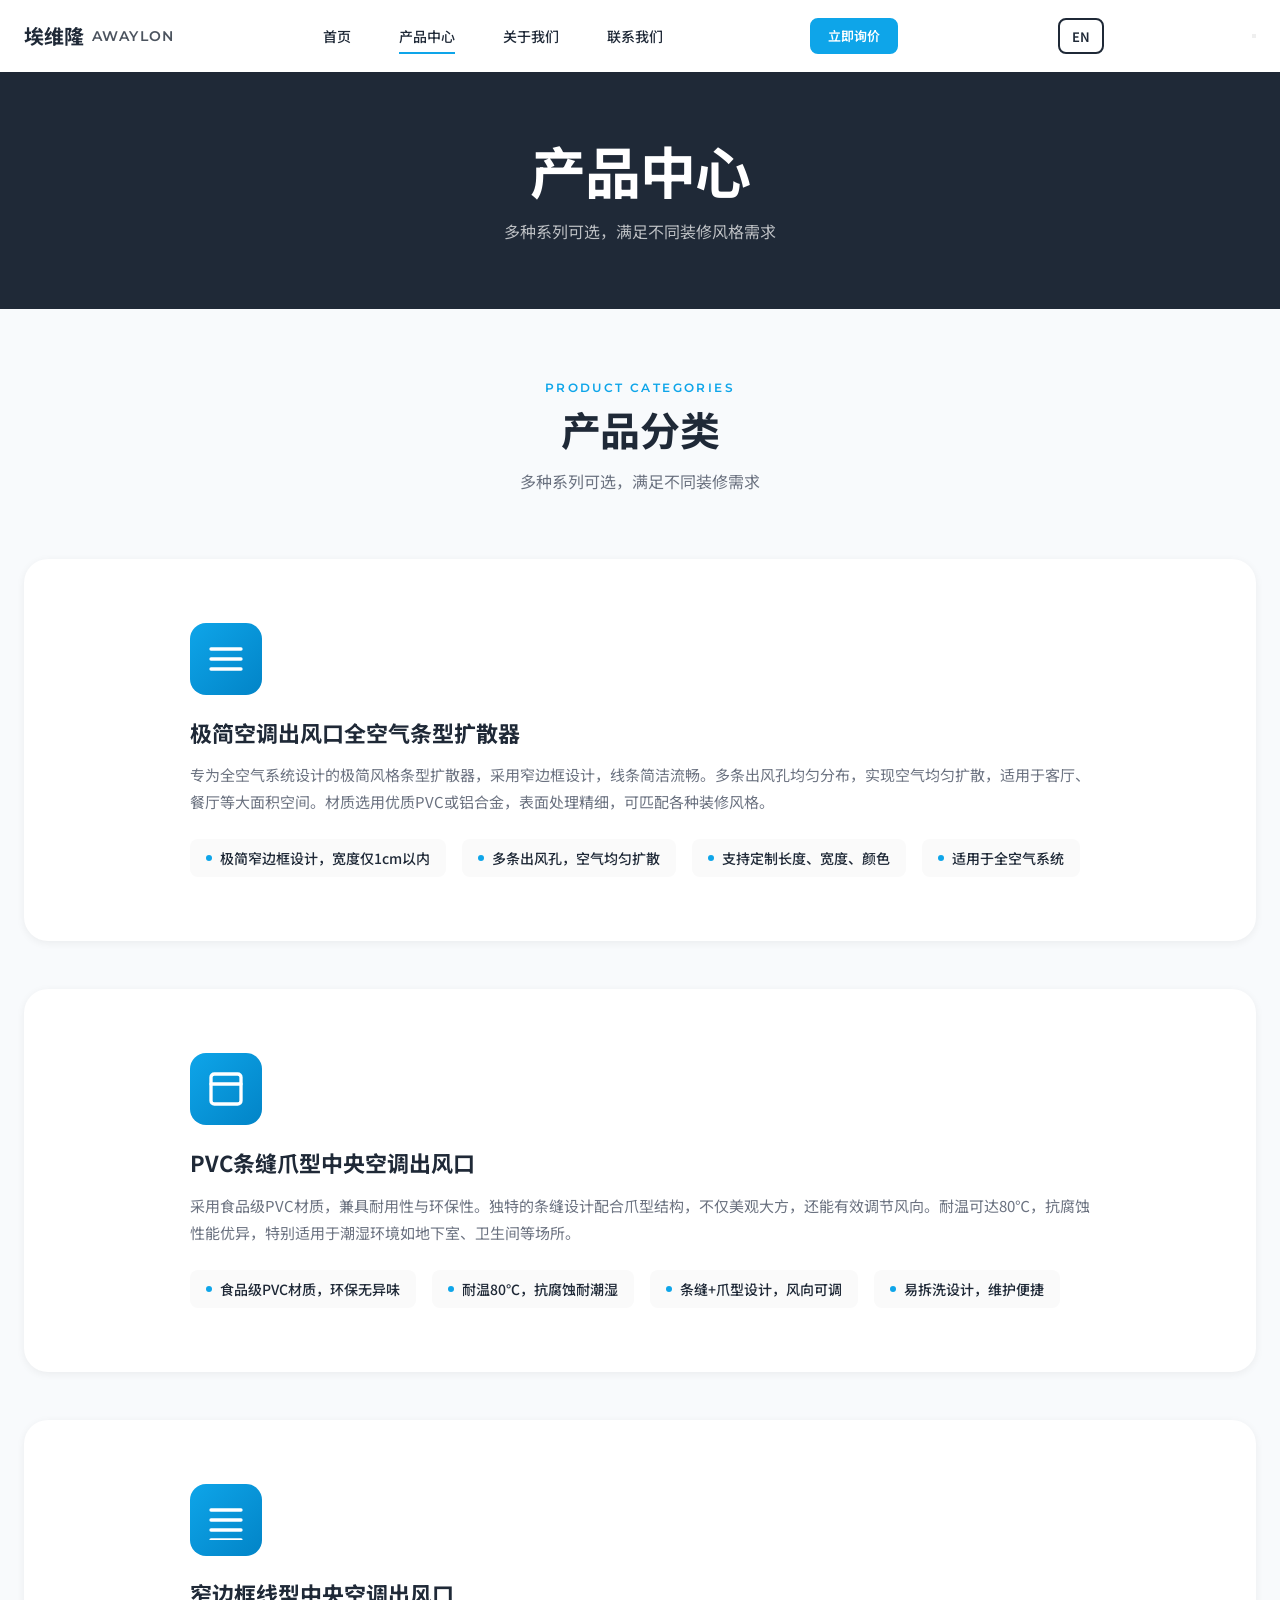
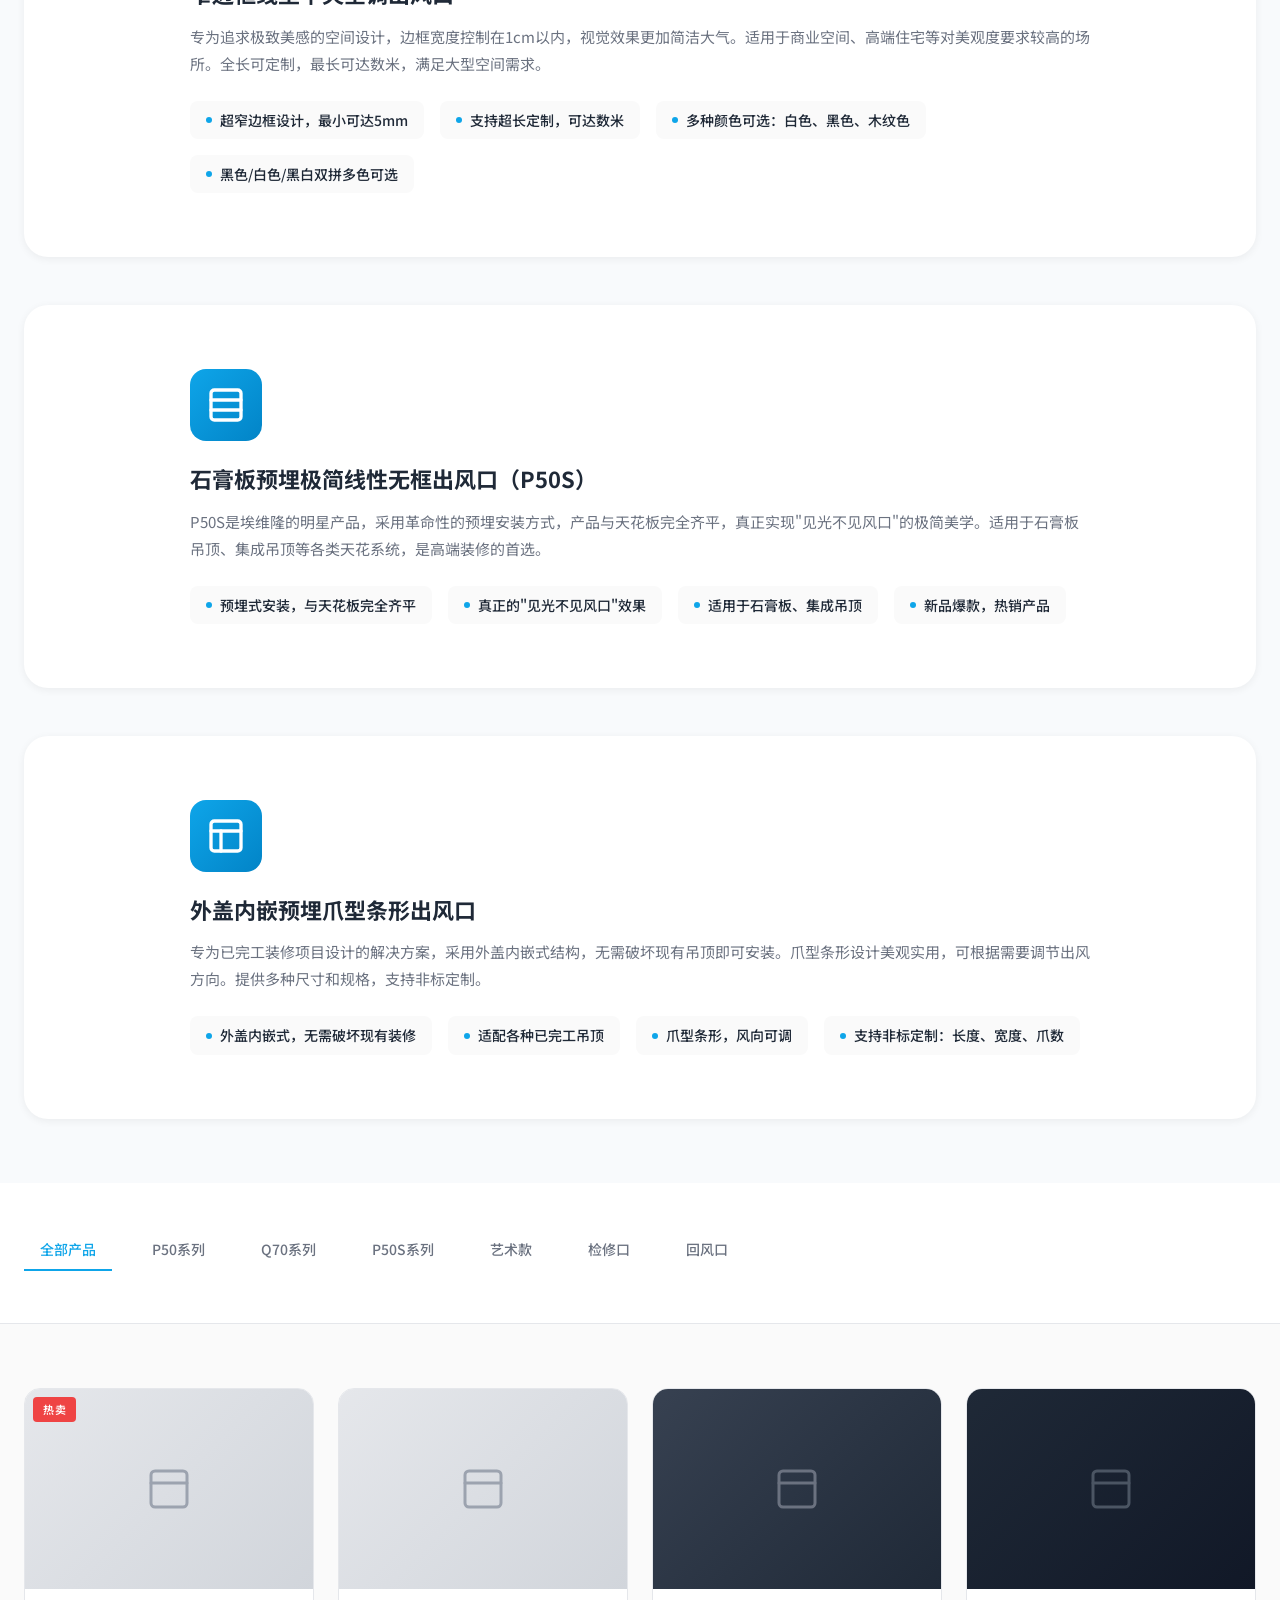
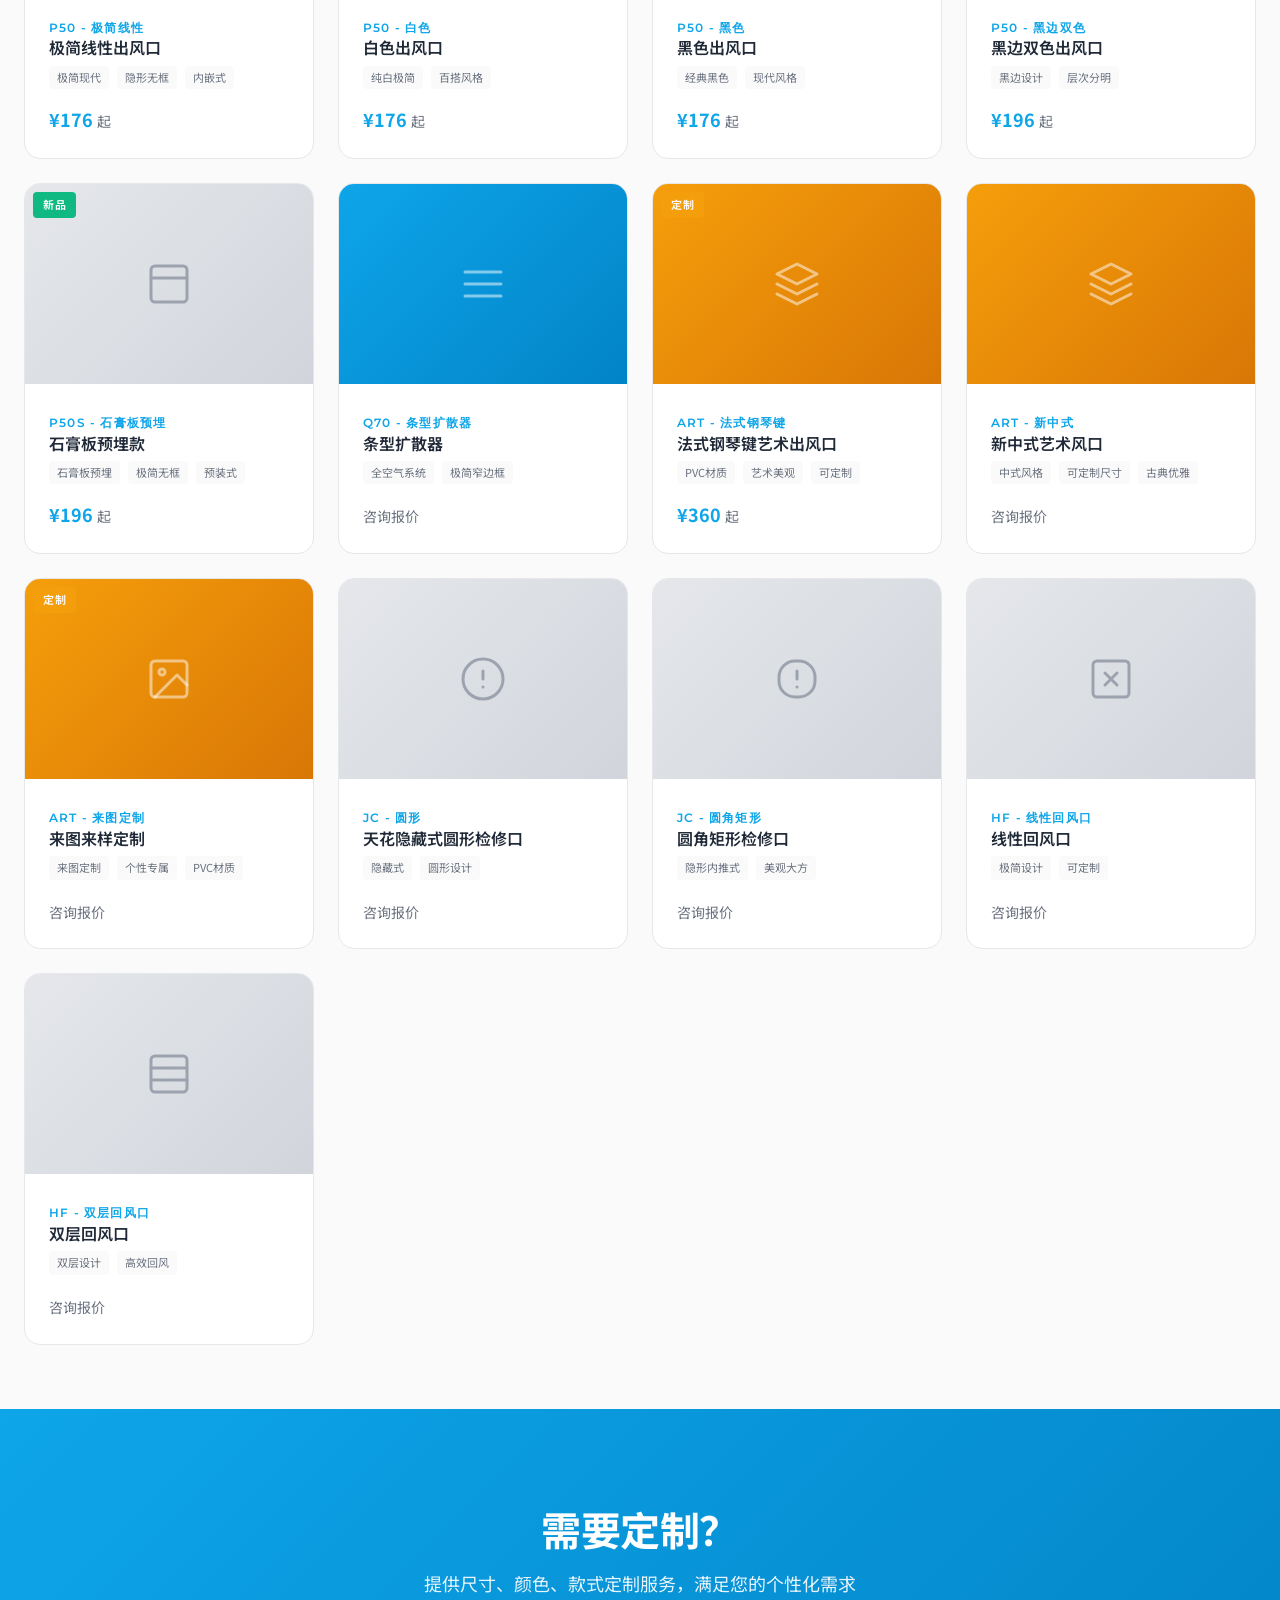
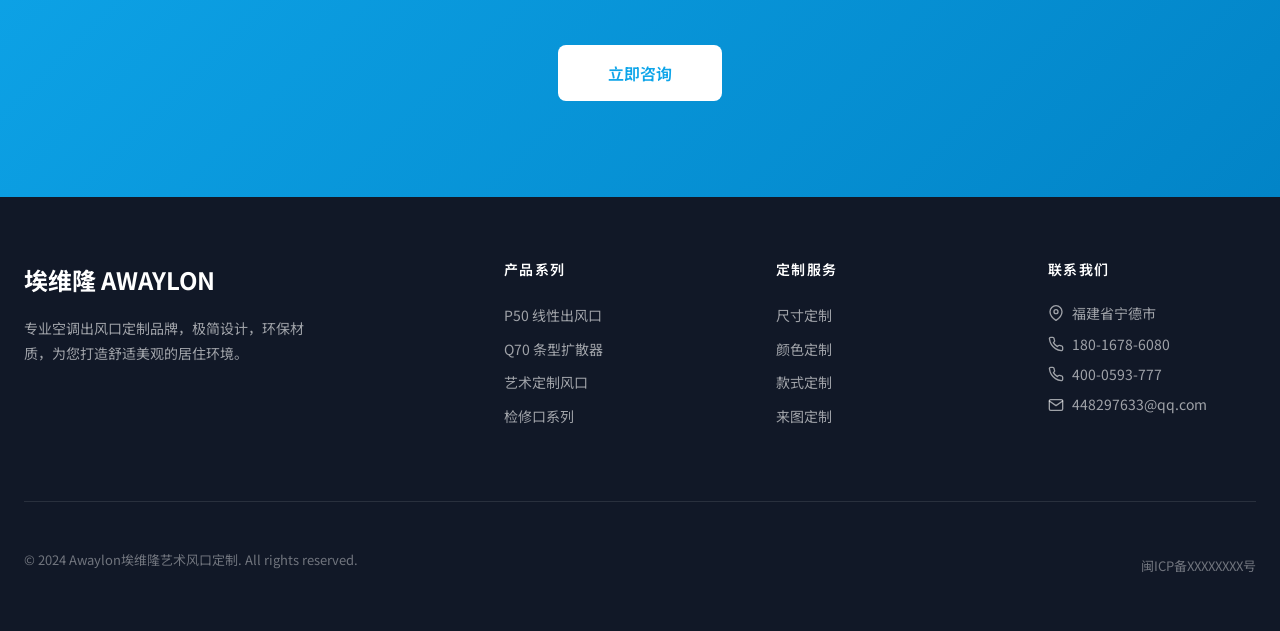
<file: awaylon-final/products.html>
<!DOCTYPE html>
<html lang="zh-CN">
<head>
    <meta charset="UTF-8">
    <meta name="viewport" content="width=device-width, initial-scale=1.0">
    <meta name="description" content="Awaylon埃维隆产品中心 - P50线性出风口、Q70条型扩散器、艺术定制风口、检修口系列">
    <title>产品中心 | Awaylon 埃维隆艺术风口定制</title>
    <link rel="preconnect" href="https://fonts.googleapis.com">
    <link rel="preconnect" href="https://fonts.gstatic.com" crossorigin>
    <link href="https://fonts.googleapis.com/css2?family=Montserrat:wght@400;500;600;700;900&family=Noto+Sans+SC:wght@400;500;600;700;900&display=swap" rel="stylesheet">
    <link rel="stylesheet" href="css/style.css">
    <script src="js/i18n.js"></script>
</head>
<body>
    <!-- 导航栏 -->
    <nav class="navbar scrolled" id="navbar">
        <div class="navbar-inner">
            <a href="index.html" class="logo">
                埃维隆
                <span class="logo-en">AWAYLON</span>
            </a>
            <ul class="nav-menu">
                <li><a href="index.html" class="nav-link" data-i18n="nav_home">首页</a></li>
                <li><a href="products.html" class="nav-link active" data-i18n="nav_products">产品中心</a></li>
                <li><a href="about.html" class="nav-link" data-i18n="nav_about">关于我们</a></li>
                <li><a href="contact.html" class="nav-link" data-i18n="nav_contact">联系我们</a></li>
            </ul>
            <a href="contact.html" class="btn btn-primary btn-sm nav-cta" data-i18n="nav_quote">立即询价</a>
            <button class="lang-switch" id="langSwitch" onclick="location.href='products-en.html'">EN</button>
            <button class="mobile-menu-btn" id="mobileMenuBtn" aria-label="打开菜单">
                <span></span>
                <span></span>
                <span></span>
            </button>
        </div>
    </nav>

    <!-- 移动端菜单 -->
    <div class="mobile-menu" id="mobileMenu">
        <button class="mobile-menu-close" id="mobileMenuClose" aria-label="关闭菜单">
            <svg xmlns="http://www.w3.org/2000/svg" width="24" height="24" viewBox="0 0 24 24" fill="none" stroke="currentColor" stroke-width="2" stroke-linecap="round" stroke-linejoin="round"><line x1="18" y1="6" x2="6" y2="18"></line><line x1="6" y1="6" x2="18" y2="18"></line></svg>
        </button>
        <a href="index.html">首页</a>
        <a href="products.html">产品中心</a>
        <a href="about.html">关于我们</a>
        <a href="contact.html">联系我们</a>
    </div>

    <!-- 页面头部 -->
    <header class="page-header">
        <div class="container">
            <h1>产品中心</h1>
            <p>多种系列可选，满足不同装修风格需求</p>
        </div>
    </header>

    <!-- 产品分类详细介绍 -->
    <section class="product-categories-detail section">
        <div class="container">
            <div class="section-header">
                <span class="section-label">Product Categories</span>
                <h2 class="section-title">产品分类</h2>
                <p class="section-desc">多种系列可选，满足不同装修需求</p>
            </div>
            
            <div class="category-detail-list">
                <!-- 分类一 -->
                <div class="category-detail-item fade-in">
                    <div class="category-detail-content">
                        <div class="category-detail-icon">
                            <svg xmlns="http://www.w3.org/2000/svg" width="40" height="40" viewBox="0 0 24 24" fill="none" stroke="currentColor" stroke-width="2" stroke-linecap="round" stroke-linejoin="round"><line x1="3" y1="12" x2="21" y2="12"></line><line x1="3" y1="6" x2="21" y2="6"></line><line x1="3" y1="18" x2="21" y2="18"></line></svg>
                        </div>
                        <h3>极简空调出风口全空气条型扩散器</h3>
                        <p>专为全空气系统设计的极简风格条型扩散器，采用窄边框设计，线条简洁流畅。多条出风孔均匀分布，实现空气均匀扩散，适用于客厅、餐厅等大面积空间。材质选用优质PVC或铝合金，表面处理精细，可匹配各种装修风格。</p>
                        <ul class="category-detail-features">
                            <li>极简窄边框设计，宽度仅1cm以内</li>
                            <li>多条出风孔，空气均匀扩散</li>
                            <li>支持定制长度、宽度、颜色</li>
                            <li>适用于全空气系统</li>
                        </ul>
                    </div>
                </div>
                
                <!-- 分类二 -->
                <div class="category-detail-item fade-in">
                    <div class="category-detail-content">
                        <div class="category-detail-icon">
                            <svg xmlns="http://www.w3.org/2000/svg" width="40" height="40" viewBox="0 0 24 24" fill="none" stroke="currentColor" stroke-width="2" stroke-linecap="round" stroke-linejoin="round"><rect x="3" y="3" width="18" height="18" rx="2" ry="2"></rect><line x1="3" y1="9" x2="21" y2="9"></line></svg>
                        </div>
                        <h3>PVC条缝爪型中央空调出风口</h3>
                        <p>采用食品级PVC材质，兼具耐用性与环保性。独特的条缝设计配合爪型结构，不仅美观大方，还能有效调节风向。耐温可达80℃，抗腐蚀性能优异，特别适用于潮湿环境如地下室、卫生间等场所。</p>
                        <ul class="category-detail-features">
                            <li>食品级PVC材质，环保无异味</li>
                            <li>耐温80℃，抗腐蚀耐潮湿</li>
                            <li>条缝+爪型设计，风向可调</li>
                            <li>易拆洗设计，维护便捷</li>
                        </ul>
                    </div>
                </div>
                
                <!-- 分类三 -->
                <div class="category-detail-item fade-in">
                    <div class="category-detail-content">
                        <div class="category-detail-icon">
                            <svg xmlns="http://www.w3.org/2000/svg" width="40" height="40" viewBox="0 0 24 24" fill="none" stroke="currentColor" stroke-width="2" stroke-linecap="round" stroke-linejoin="round"><line x1="3" y1="12" x2="21" y2="12"></line><line x1="3" y1="6" x2="21" y2="6"></line><line x1="3" y1="18" x2="21" y2="18"></line><line x1="3" y1="24" x2="21" y2="24"></line></svg>
                        </div>
                        <h3>窄边框线型中央空调出风口</h3>
                        <p>专为追求极致美感的空间设计，边框宽度控制在1cm以内，视觉效果更加简洁大气。适用于商业空间、高端住宅等对美观度要求较高的场所。全长可定制，最长可达数米，满足大型空间需求。</p>
                        <ul class="category-detail-features">
                            <li>超窄边框设计，最小可达5mm</li>
                            <li>支持超长定制，可达数米</li>
                            <li>多种颜色可选：白色、黑色、木纹色</li>
                            <li>黑色/白色/黑白双拼多色可选</li>
                        </ul>
                    </div>
                </div>
                
                <!-- 分类四 -->
                <div class="category-detail-item fade-in">
                    <div class="category-detail-content">
                        <div class="category-detail-icon">
                            <svg xmlns="http://www.w3.org/2000/svg" width="40" height="40" viewBox="0 0 24 24" fill="none" stroke="currentColor" stroke-width="2" stroke-linecap="round" stroke-linejoin="round"><rect x="3" y="3" width="18" height="18" rx="2" ry="2"></rect><line x1="3" y1="9" x2="21" y2="9"></line><line x1="3" y1="15" x2="21" y2="15"></line></svg>
                        </div>
                        <h3>石膏板预埋极简线性无框出风口（P50S）</h3>
                        <p>P50S是埃维隆的明星产品，采用革命性的预埋安装方式，产品与天花板完全齐平，真正实现"见光不见风口"的极简美学。适用于石膏板吊顶、集成吊顶等各类天花系统，是高端装修的首选。</p>
                        <ul class="category-detail-features">
                            <li>预埋式安装，与天花板完全齐平</li>
                            <li>真正的"见光不见风口"效果</li>
                            <li>适用于石膏板、集成吊顶</li>
                            <li>新品爆款，热销产品</li>
                        </ul>
                    </div>
                </div>
                
                <!-- 分类五 -->
                <div class="category-detail-item fade-in">
                    <div class="category-detail-content">
                        <div class="category-detail-icon">
                            <svg xmlns="http://www.w3.org/2000/svg" width="40" height="40" viewBox="0 0 24 24" fill="none" stroke="currentColor" stroke-width="2" stroke-linecap="round" stroke-linejoin="round"><rect x="3" y="3" width="18" height="18" rx="2" ry="2"></rect><line x1="3" y1="9" x2="21" y2="9"></line><line x1="9" y1="21" x2="9" y2="9"></line></svg>
                        </div>
                        <h3>外盖内嵌预埋爪型条形出风口</h3>
                        <p>专为已完工装修项目设计的解决方案，采用外盖内嵌式结构，无需破坏现有吊顶即可安装。爪型条形设计美观实用，可根据需要调节出风方向。提供多种尺寸和规格，支持非标定制。</p>
                        <ul class="category-detail-features">
                            <li>外盖内嵌式，无需破坏现有装修</li>
                            <li>适配各种已完工吊顶</li>
                            <li>爪型条形，风向可调</li>
                            <li>支持非标定制：长度、宽度、爪数</li>
                        </ul>
                    </div>
                </div>
            </div>
        </div>
    </section>

    <!-- 产品筛选 -->
    <div class="product-filter">
        <div class="container">
            <div class="filter-nav">
                <button class="filter-btn active" data-filter="all">全部产品</button>
                <button class="filter-btn" data-filter="p50">P50系列</button>
                <button class="filter-btn" data-filter="q70">Q70系列</button>
                <button class="filter-btn" data-filter="p50s">P50S系列</button>
                <button class="filter-btn" data-filter="art">艺术款</button>
                <button class="filter-btn" data-filter="inspection">检修口</button>
                <button class="filter-btn" data-filter="return">回风口</button>
            </div>
        </div>
    </div>

    <!-- 产品列表 -->
    <section class="section">
        <div class="container">
            <div class="product-grid" id="productGrid">
                <!-- P50系列 -->
                <div class="product-card" data-category="p50">
                    <div class="product-image" style="background: linear-gradient(135deg, #E5E7EB 0%, #D1D5DB 100%);">
                        <span class="product-badge badge-hot">热卖</span>
                        <div style="display: flex; align-items: center; justify-content: center; height: 100%; color: #9CA3AF;">
                            <svg xmlns="http://www.w3.org/2000/svg" width="48" height="48" viewBox="0 0 24 24" fill="none" stroke="currentColor" stroke-width="1.5" stroke-linecap="round" stroke-linejoin="round"><rect x="3" y="3" width="18" height="18" rx="2" ry="2"></rect><line x1="3" y1="9" x2="21" y2="9"></line></svg>
                        </div>
                    </div>
                    <div class="product-info">
                        <span class="product-model">P50 - 极简线性</span>
                        <h4>极简线性出风口</h4>
                        <div class="product-features">
                            <span class="product-tag">极简现代</span>
                            <span class="product-tag">隐形无框</span>
                            <span class="product-tag">内嵌式</span>
                        </div>
                        <p class="product-price">¥176 <span>起</span></p>
                    </div>
                </div>

                <div class="product-card" data-category="p50">
                    <div class="product-image" style="background: linear-gradient(135deg, #E5E7EB 0%, #D1D5DB 100%);">
                        <div style="display: flex; align-items: center; justify-content: center; height: 100%; color: #9CA3AF;">
                            <svg xmlns="http://www.w3.org/2000/svg" width="48" height="48" viewBox="0 0 24 24" fill="none" stroke="currentColor" stroke-width="1.5" stroke-linecap="round" stroke-linejoin="round"><rect x="3" y="3" width="18" height="18" rx="2" ry="2"></rect><line x1="3" y1="9" x2="21" y2="9"></line></svg>
                        </div>
                    </div>
                    <div class="product-info">
                        <span class="product-model">P50 - 白色</span>
                        <h4>白色出风口</h4>
<div class="product-features">
                            <span class="product-tag">纯白极简</span>
                            <span class="product-tag">百搭风格</span>
                        </div>
                        <p class="product-price">¥176 <span>起</span></p>
                    </div>
                </div>

                <div class="product-card" data-category="p50">
                    <div class="product-image" style="background: linear-gradient(135deg, #374151 0%, #1F2937 100%);">
                        <div style="display: flex; align-items: center; justify-content: center; height: 100%; color: #6B7280;">
                            <svg xmlns="http://www.w3.org/2000/svg" width="48" height="48" viewBox="0 0 24 24" fill="none" stroke="currentColor" stroke-width="1.5" stroke-linecap="round" stroke-linejoin="round"><rect x="3" y="3" width="18" height="18" rx="2" ry="2"></rect><line x1="3" y1="9" x2="21" y2="9"></line></svg>
                        </div>
                    </div>
                    <div class="product-info">
                        <span class="product-model">P50 - 黑色</span>
                        <h4>黑色出风口</h4>
                        <div class="product-features">
                            <span class="product-tag">经典黑色</span>
                            <span class="product-tag">现代风格</span>
                        </div>
                        <p class="product-price">¥176 <span>起</span></p>
                    </div>
                </div>

                <div class="product-card" data-category="p50">
                    <div class="product-image" style="background: linear-gradient(135deg, #1F2937 0%, #111827 100%);">
                        <div style="display: flex; align-items: center; justify-content: center; height: 100%; color: #4B5563;">
                            <svg xmlns="http://www.w3.org/2000/svg" width="48" height="48" viewBox="0 0 24 24" fill="none" stroke="currentColor" stroke-width="1.5" stroke-linecap="round" stroke-linejoin="round"><rect x="3" y="3" width="18" height="18" rx="2" ry="2"></rect><line x1="3" y1="9" x2="21" y2="9"></line></svg>
                        </div>
                    </div>
                    <div class="product-info">
                        <span class="product-model">P50 - 黑边双色</span>
                        <h4>黑边双色出风口</h4>
                        <div class="product-features">
                            <span class="product-tag">黑边设计</span>
                            <span class="product-tag">层次分明</span>
                        </div>
                        <p class="product-price">¥196 <span>起</span></p>
                    </div>
                </div>

                <!-- P50S系列 -->
                <div class="product-card" data-category="p50s">
                    <div class="product-image" style="background: linear-gradient(135deg, #E5E7EB 0%, #D1D5DB 100%);">
                        <span class="product-badge badge-new">新品</span>
                        <div style="display: flex; align-items: center; justify-content: center; height: 100%; color: #9CA3AF;">
                            <svg xmlns="http://www.w3.org/2000/svg" width="48" height="48" viewBox="0 0 24 24" fill="none" stroke="currentColor" stroke-width="1.5" stroke-linecap="round" stroke-linejoin="round"><rect x="3" y="3" width="18" height="18" rx="2" ry="2"></rect><line x1="3" y1="9" x2="21" y2="9"></line></svg>
                        </div>
                    </div>
                    <div class="product-info">
                        <span class="product-model">P50S - 石膏板预埋</span>
                        <h4>石膏板预埋款</h4>
                        <div class="product-features">
                            <span class="product-tag">石膏板预埋</span>
                            <span class="product-tag">极简无框</span>
                            <span class="product-tag">预装式</span>
                        </div>
                        <p class="product-price">¥196 <span>起</span></p>
                    </div>
                </div>

                <!-- Q70系列 -->
                <div class="product-card" data-category="q70">
                    <div class="product-image" style="background: linear-gradient(135deg, #0EA5E9 0%, #0284C7 100%);">
                        <div style="display: flex; align-items: center; justify-content: center; height: 100%; color: rgba(255,255,255,0.5);">
                            <svg xmlns="http://www.w3.org/2000/svg" width="48" height="48" viewBox="0 0 24 24" fill="none" stroke="currentColor" stroke-width="1.5" stroke-linecap="round" stroke-linejoin="round"><line x1="3" y1="12" x2="21" y2="12"></line><line x1="3" y1="6" x2="21" y2="6"></line><line x1="3" y1="18" x2="21" y2="18"></line></svg>
                        </div>
                    </div>
                    <div class="product-info">
                        <span class="product-model">Q70 - 条型扩散器</span>
                        <h4>条型扩散器</h4>
                        <div class="product-features">
                            <span class="product-tag">全空气系统</span>
                            <span class="product-tag">极简窄边框</span>
                        </div>
                        <p class="product-price"><span>咨询报价</span></p>
                    </div>
                </div>

                <!-- 艺术定制 -->
                <div class="product-card" data-category="art">
                    <div class="product-image" style="background: linear-gradient(135deg, #F59E0B 0%, #D97706 100%);">
                        <span class="product-badge badge-custom">定制</span>
                        <div style="display: flex; align-items: center; justify-content: center; height: 100%; color: rgba(255,255,255,0.5);">
                            <svg xmlns="http://www.w3.org/2000/svg" width="48" height="48" viewBox="0 0 24 24" fill="none" stroke="currentColor" stroke-width="1.5" stroke-linecap="round" stroke-linejoin="round"><path d="M12 2L2 7l10 5 10-5-10-5z"></path><path d="M2 17l10 5 10-5"></path><path d="M2 12l10 5 10-5"></path></svg>
                        </div>
                    </div>
                    <div class="product-info">
                        <span class="product-model">ART - 法式钢琴键</span>
                        <h4>法式钢琴键艺术出风口</h4>
                        <div class="product-features">
                            <span class="product-tag">PVC材质</span>
                            <span class="product-tag">艺术美观</span>
                            <span class="product-tag">可定制</span>
                        </div>
                        <p class="product-price">¥360 <span>起</span></p>
                    </div>
                </div>

                <div class="product-card" data-category="art">
                    <div class="product-image" style="background: linear-gradient(135deg, #F59E0B 0%, #D97706 100%);">
                        <div style="display: flex; align-items: center; justify-content: center; height: 100%; color: rgba(255,255,255,0.5);">
                            <svg xmlns="http://www.w3.org/2000/svg" width="48" height="48" viewBox="0 0 24 24" fill="none" stroke="currentColor" stroke-width="1.5" stroke-linecap="round" stroke-linejoin="round"><path d="M12 2L2 7l10 5 10-5-10-5z"></path><path d="M2 17l10 5 10-5"></path><path d="M2 12l10 5 10-5"></path></svg>
                        </div>
                    </div>
                    <div class="product-info">
<span class="product-model">ART - 新中式</span>
                        <h4>新中式艺术风口</h4>
                        <div class="product-features">
                            <span class="product-tag">中式风格</span>
                            <span class="product-tag">可定制尺寸</span>
                            <span class="product-tag">古典优雅</span>
                        </div>
                        <p class="product-price"><span>咨询报价</span></p>
                    </div>
                </div>

                <div class="product-card" data-category="art">
                    <div class="product-image" style="background: linear-gradient(135deg, #F59E0B 0%, #D97706 100%);">
                        <span class="product-badge badge-custom">定制</span>
                        <div style="display: flex; align-items: center; justify-content: center; height: 100%; color: rgba(255,255,255,0.5);">
                            <svg xmlns="http://www.w3.org/2000/svg" width="48" height="48" viewBox="0 0 24 24" fill="none" stroke="currentColor" stroke-width="1.5" stroke-linecap="round" stroke-linejoin="round"><rect x="3" y="3" width="18" height="18" rx="2" ry="2"></rect><circle cx="8.5" cy="8.5" r="1.5"></circle><polyline points="21 15 16 10 5 21"></polyline></svg>
                        </div>
                    </div>
                    <div class="product-info">
                        <span class="product-model">ART - 来图定制</span>
                        <h4>来图来样定制</h4>
                        <div class="product-features">
                            <span class="product-tag">来图定制</span>
                            <span class="product-tag">个性专属</span>
                            <span class="product-tag">PVC材质</span>
                        </div>
                        <p class="product-price"><span>咨询报价</span></p>
                    </div>
                </div>

                <!-- 检修口 -->
                <div class="product-card" data-category="inspection">
                    <div class="product-image" style="background: linear-gradient(135deg, #E5E7EB 0%, #D1D5DB 100%);">
                        <div style="display: flex; align-items: center; justify-content: center; height: 100%; color: #9CA3AF;">
                            <svg xmlns="http://www.w3.org/2000/svg" width="48" height="48" viewBox="0 0 24 24" fill="none" stroke="currentColor" stroke-width="1.5" stroke-linecap="round" stroke-linejoin="round"><circle cx="12" cy="12" r="10"></circle><line x1="12" y1="8" x2="12" y2="12"></line><line x1="12" y1="16" x2="12.01" y2="16"></line></svg>
                        </div>
                    </div>
                    <div class="product-info">
                        <span class="product-model">JC - 圆形</span>
                        <h4>天花隐藏式圆形检修口</h4>
                        <div class="product-features">
                            <span class="product-tag">隐藏式</span>
                            <span class="product-tag">圆形设计</span>
                        </div>
                        <p class="product-price"><span>咨询报价</span></p>
                    </div>
                </div>

                <div class="product-card" data-category="inspection">
                    <div class="product-image" style="background: linear-gradient(135deg, #E5E7EB 0%, #D1D5DB 100%);">
                        <div style="display: flex; align-items: center; justify-content: center; height: 100%; color: #9CA3AF;">
                            <svg xmlns="http://www.w3.org/2000/svg" width="48" height="48" viewBox="0 0 24 24" fill="none" stroke="currentColor" stroke-width="1.5" stroke-linecap="round" stroke-linejoin="round"><rect x="3" y="3" width="18" height="18" rx="8"></rect><line x1="12" y1="8" x2="12" y2="12"></line><line x1="12" y1="16" x2="12.01" y2="16"></line></svg>
                        </div>
                    </div>
                    <div class="product-info">
                        <span class="product-model">JC - 圆角矩形</span>
                        <h4>圆角矩形检修口</h4>
                        <div class="product-features">
                            <span class="product-tag">隐形内推式</span>
                            <span class="product-tag">美观大方</span>
                        </div>
                        <p class="product-price"><span>咨询报价</span></p>
                    </div>
                </div>

                <!-- 回风口 -->
                <div class="product-card" data-category="return">
                    <div class="product-image" style="background: linear-gradient(135deg, #E5E7EB 0%, #D1D5DB 100%);">
                        <div style="display: flex; align-items: center; justify-content: center; height: 100%; color: #9CA3AF;">
                            <svg xmlns="http://www.w3.org/2000/svg" width="48" height="48" viewBox="0 0 24 24" fill="none" stroke="currentColor" stroke-width="1.5" stroke-linecap="round" stroke-linejoin="round"><rect x="3" y="3" width="18" height="18" rx="2" ry="2"></rect><path d="M9 9l6 6m0-6l-6 6"></path></svg>
                        </div>
                    </div>
                    <div class="product-info">
                        <span class="product-model">HF - 线性回风口</span>
                        <h4>线性回风口</h4>
                        <div class="product-features">
                            <span class="product-tag">极简设计</span>
                            <span class="product-tag">可定制</span>
                        </div>
                        <p class="product-price"><span>咨询报价</span></p>
                    </div>
                </div>

                <div class="product-card" data-category="return">
                    <div class="product-image" style="background: linear-gradient(135deg, #E5E7EB 0%, #D1D5DB 100%);">
                        <div style="display: flex; align-items: center; justify-content: center; height: 100%; color: #9CA3AF;">
                            <svg xmlns="http://www.w3.org/2000/svg" width="48" height="48" viewBox="0 0 24 24" fill="none" stroke="currentColor" stroke-width="1.5" stroke-linecap="round" stroke-linejoin="round"><rect x="3" y="3" width="18" height="18" rx="2" ry="2"></rect><line x1="3" y1="9" x2="21" y2="9"></line><line x1="3" y1="15" x2="21" y2="15"></line></svg>
                        </div>
                    </div>
                    <div class="product-info">
                        <span class="product-model">HF - 双层回风口</span>
                        <h4>双层回风口</h4>
                        <div class="product-features">
                            <span class="product-tag">双层设计</span>
                            <span class="product-tag">高效回风</span>
                        </div>
                        <p class="product-price"><span>咨询报价</span></p>
                    </div>
                </div>
            </div>
        </div>
    </section>

    <!-- CTA -->
    <section class="cta-section">
        <div class="container">
            <h2>需要定制？</h2>
            <p>提供尺寸、颜色、款式定制服务，满足您的个性化需求</p>
            <a href="contact.html" class="btn btn-lg" style="background-color: white; color: #0EA5E9;">立即咨询</a>
        </div>
    </section>

    <!-- 页脚 -->
    <footer class="footer">
        <div class="container">
            <div class="footer-grid">
                <div class="footer-brand">
                    <div class="footer-logo">埃维隆 AWAYLON</div>
                    <p>专业空调出风口定制品牌，极简设计，环保材质，为您打造舒适美观的居住环境。</p>
                </div>
                <div>
                    <h4>产品系列</h4>
                    <ul class="footer-links">
                        <li><a href="products.html">P50 线性出风口</a></li>
                        <li><a href="products.html">Q70 条型扩散器</a></li>
                        <li><a href="products.html">艺术定制风口</a></li>
                        <li><a href="products.html">检修口系列</a></li>
                    </ul>
                </div>
                <div>
                    <h4>定制服务</h4>
                    <ul class="footer-links">
                        <li><a href="about.html">尺寸定制</a></li>
                        <li><a href="about.html">颜色定制</a></li>
                        <li><a href="about.html">款式定制</a></li>
                        <li><a href="about.html">来图定制</a></li>
                    </ul>
                </div>
                <div class="footer-contact">
                    <h4>联系我们</h4>
                    <p>
                        <svg xmlns="http://www.w3.org/2000/svg" width="16" height="16" viewBox="0 0 24 24" fill="none" stroke="currentColor" stroke-width="2" stroke-linecap="round" stroke-linejoin="round"><path d="M21 10c0 7-9 13-9 13s-9-6-9-13a9 9 0 0 1 18 0z"></path><circle cx="12" cy="10" r="3"></circle></svg>
                        福建省宁德市
                    </p>
                    <p><svg xmlns="http://www.w3.org/2000/svg" width="16" height="16" viewBox="0 0 24 24" fill="none" stroke="currentColor" stroke-width="2" stroke-linecap="round" stroke-linejoin="round"><path d="M22 16.92v3a2 2 0 0 1-2.18 2 19.79 19.79 0 0 1-8.63-3.07 19.5 19.5 0 0 1-6-6 19.79 19.79 0 0 1-3.07-8.67A2 2 0 0 1 4.11 2h3a2 2 0 0 1 2 1.72 12.84 12.84 0 0 0 .7 2.81 2 2 0 0 1-.45 2.11L8.09 9.91a16 16 0 0 0 6 6l1.27-1.27a2 2 0 0 1 2.11-.45 12.84 12.84 0 0 0 2.81.7A2 2 0 0 1 22 16.92z"></path></svg> 180-1678-6080</p>
                    <p><svg xmlns="http://www.w3.org/2000/svg" width="16" height="16" viewBox="0 0 24 24" fill="none" stroke="currentColor" stroke-width="2" stroke-linecap="round" stroke-linejoin="round"><path d="M22 16.92v3a2 2 0 0 1-2.18 2 19.79 19.79 0 0 1-8.63-3.07 19.5 19.5 0 0 1-6-6 19.79 19.79 0 0 1-3.07-8.67A2 2 0 0 1 4.11 2h3a2 2 0 0 1 2 1.72 12.84 12.84 0 0 0 .7 2.81 2 2 0 0 1-.45 2.11L8.09 9.91a16 16 0 0 0 6 6l1.27-1.27a2 2 0 0 1 2.11-.45 12.84 12.84 0 0 0 2.81.7A2 2 0 0 1 22 16.92z"></path></svg> 400-0593-777</p>
                    <p>
                        <svg xmlns="http://www.w3.org/2000/svg" width="16" height="16" viewBox="0 0 24 24" fill="none" stroke="currentColor" stroke-width="2" stroke-linecap="round" stroke-linejoin="round"><path d="M4 4h16c1.1 0 2 .9 2 2v12c0 1.1-.9 2-2 2H4c-1.1 0-2-.9-2-2V6c0-1.1.9-2 2-2z"></path><polyline points="22,6 12,13 2,6"></polyline></svg>
                        448297633@qq.com
                    </p>
                </div>
            </div>
            <div class="footer-bottom">
                <p>&copy; 2024 Awaylon埃维隆艺术风口定制. All rights reserved.</p>
                <p>闽ICP备XXXXXXXX号</p>
            </div>
        </div>
    </footer>

    <script src="js/main.js"></script>
</body>
</html>
</file>
<file: awaylon-final/css/style.css>
/* Awaylon 埃维隆 - 空调出风口品牌网站样式 */

/* ==================== CSS 变量 ==================== */
:root {
    /* 主色调 */
    --color-primary: #0EA5E9;
    --color-primary-dark: #0284C7;
    --color-primary-light: #38BDF8;
    --color-secondary: #1F2937;
    --color-accent: #F59E0B;
    
    /* 背景色 */
    --color-bg: #FAFAFA;
    --color-bg-dark: #111827;
    --color-white: #FFFFFF;
    --color-border: #E5E7EB;
    --color-border-dark: #D1D5DB;
    
    /* 文字色 */
    --color-text: #1F2937;
    --color-text-light: #6B7280;
    --color-text-muted: #9CA3AF;
    
    /* 间距 */
    --space-xs: 8px;
    --space-sm: 16px;
    --space-md: 24px;
    --space-lg: 48px;
    --space-xl: 64px;
    --space-2xl: 96px;
    
    /* 圆角 */
    --radius-sm: 4px;
    --radius-md: 8px;
    --radius-lg: 16px;
    --radius-xl: 24px;
    
    /* 阴影 */
    --shadow-sm: 0 2px 8px rgba(0, 0, 0, 0.06);
    --shadow-md: 0 4px 24px rgba(0, 0, 0, 0.08);
    --shadow-lg: 0 8px 32px rgba(0, 0, 0, 0.12);
    --shadow-xl: 0 16px 48px rgba(0, 0, 0, 0.16);
    
    /* 过渡 */
    --transition: 0.3s cubic-bezier(0.4, 0, 0.2, 1);
    --transition-fast: 0.15s ease;
}

/* ==================== 重置样式 ==================== */
*, *::before, *::after {
    box-sizing: border-box;
    margin: 0;
    padding: 0;
}

html {
    scroll-behavior: smooth;
    -webkit-font-smoothing: antialiased;
    -moz-osx-font-smoothing: grayscale;
}

body {
    font-family: 'Noto Sans SC', 'Montserrat', -apple-system, BlinkMacSystemFont, sans-serif;
    font-size: 16px;
    line-height: 1.6;
    color: var(--color-text);
    background-color: var(--color-bg);
    overflow-x: hidden;
}

a {
    text-decoration: none;
    color: inherit;
    transition: var(--transition);
}

ul, ol {
    list-style: none;
}

img {
    max-width: 100%;
    height: auto;
    display: block;
}

button, input, textarea, select {
    font-family: inherit;
    font-size: inherit;
}

/* ==================== 排版 ==================== */
h1, h2, h3, h4, h5, h6 {
    font-weight: 700;
    line-height: 1.2;
    color: var(--color-secondary);
}

h1 {
    font-size: clamp(36px, 5vw, 56px);
    letter-spacing: -0.02em;
}

h2 {
    font-size: clamp(28px, 4vw, 40px);
    letter-spacing: -0.01em;
}

h3 {
    font-size: clamp(22px, 3vw, 28px);
}

h4 {
    font-size: 20px;
    font-weight: 600;
}

p {
    margin-bottom: 1em;
}

p:last-child {
    margin-bottom: 0;
}

.text-primary {
    color: var(--color-primary);
}

.text-muted {
    color: var(--color-text-light);
}

.text-small {
    font-size: 14px;
}

/* ==================== 布局 ==================== */
.container {
    width: 100%;
    max-width: 1280px;
    margin: 0 auto;
    padding: 0 var(--space-md);
}

.section {
    padding: var(--space-xl) 0;
}

@media (max-width: 768px) {
    .section {
        padding: var(--space-lg) 0;
    }
}

.section-dark {
    background-color: var(--color-secondary);
    color: var(--color-white);
}

.section-dark h2,
.section-dark h3,
.section-dark h4 {
    color: var(--color-white);
}

/* ==================== 导航栏 ==================== */
.navbar {
    position: fixed;
    top: 0;
    left: 0;
    right: 0;
    height: 72px;
    z-index: 1000;
    transition: var(--transition);
}

.navbar.scrolled {
    background-color: var(--color-white);
    box-shadow: var(--shadow-sm);
}

.navbar-inner {
    display: flex;
    align-items: center;
    justify-content: space-between;
    height: 100%;
    max-width: 1280px;
    margin: 0 auto;
    padding: 0 var(--space-md);
}

.logo {
    display: flex;
    align-items: center;
    gap: var(--space-xs);
    font-size: 20px;
    font-weight: 700;
    color: var(--color-white);
    transition: var(--transition);
}

.navbar.scrolled .logo {
    color: var(--color-secondary);
}

.logo-en {
    font-family: 'Montserrat', sans-serif;
    font-size: 14px;
    font-weight: 600;
    opacity: 0.8;
    letter-spacing: 0.1em;
}

.nav-menu {
    display: flex;
    align-items: center;
    gap: var(--space-lg);
}

.nav-link {
    position: relative;
    font-size: 14px;
    font-weight: 500;
    color: var(--color-white);
    padding: var(--space-xs) 0;
    transition: var(--transition);
}

.navbar.scrolled .nav-link {
    color: var(--color-text);
}

.nav-link::after {
    content: '';
    position: absolute;
    bottom: 0;
    left: 0;
    width: 0;
    height: 2px;
    background-color: var(--color-primary);
    transition: var(--transition);
}

.nav-link:hover::after,
.nav-link.active::after {
    width: 100%;
}

.nav-link:hover {
    color: var(--color-primary);
}

.nav-cta {
    display: none;
}

@media (max-width: 768px) {
    .nav-menu {
        display: none;
    }
    
    .nav-cta {
        display: block;
    }
    
    .mobile-menu-btn {
        display: flex;
        flex-direction: column;
        gap: 5px;
        background: none;
        border: none;
        cursor: pointer;
        padding: var(--space-xs);
    }
    
    .mobile-menu-btn span {
        display: block;
        width: 24px;
        height: 2px;
        background-color: var(--color-white);
        transition: var(--transition);
    }
    
    .navbar.scrolled .mobile-menu-btn span {
        background-color: var(--color-secondary);
    }
}

/* ==================== 按钮 ==================== */
.btn {
    display: inline-flex;
    align-items: center;
    justify-content: center;
    gap: var(--space-xs);
    height: 48px;
    padding: 0 var(--space-md);
    font-size: 14px;
    font-weight: 600;
    border-radius: var(--radius-md);
    cursor: pointer;
    transition: var(--transition);
    border: 2px solid transparent;
}

.btn-primary {
    background-color: var(--color-primary);
    color: var(--color-white);
    border-color: var(--color-primary);
}

.btn-primary:hover {
    background-color: var(--color-primary-dark);
    border-color: var(--color-primary-dark);
    transform: translateY(-2px);
    box-shadow: var(--shadow-md);
}

.btn-secondary {
    background-color: transparent;
    color: var(--color-white);
    border-color: var(--color-white);
}

.btn-secondary:hover {
    background-color: var(--color-white);
    color: var(--color-secondary);
    transform: translateY(-2px);
}

.btn-dark {
    background-color: transparent;
    color: var(--color-secondary);
    border-color: var(--color-secondary);
}

.btn-dark:hover {
    background-color: var(--color-secondary);
    color: var(--color-white);
    transform: translateY(-2px);
}

.btn-accent {
    background-color: var(--color-accent);
    color: var(--color-white);
    border-color: var(--color-accent);
}

.btn-accent:hover {
    background-color: #D97706;
    border-color: #D97706;
    transform: translateY(-2px);
    box-shadow: var(--shadow-md);
}

.btn-sm {
    height: 36px;
    padding: 0 var(--space-sm);
    font-size: 13px;
}

.btn-lg {
    height: 56px;
    padding: 0 var(--space-lg);
    font-size: 16px;
}

/* ==================== Hero 区域 ==================== */
.hero {
    position: relative;
    height: 100vh;
    min-height: 600px;
    display: flex;
    align-items: center;
    justify-content: center;
    overflow: hidden;
}

.hero-video {
    position: absolute;
    top: 0;
    left: 0;
    width: 100%;
    height: 100%;
    object-fit: cover;
    z-index: -1;
}

.hero-overlay {
    position: absolute;
    top: 0;
    left: 0;
    width: 100%;
    height: 100%;
    background: linear-gradient(
        to bottom,
        rgba(17, 24, 39, 0.4) 0%,
        rgba(17, 24, 39, 0.6) 100%
    );
    z-index: 0;
}

.hero-content {
    position: relative;
    z-index: 1;
    text-align: center;
    color: var(--color-white);
    max-width: 900px;
    padding: 0 var(--space-md);
}

.hero-subtitle {
    font-family: 'Montserrat', sans-serif;
    font-size: 14px;
    font-weight: 600;
    letter-spacing: 0.3em;
    text-transform: uppercase;
    color: var(--color-primary-light);
    margin-bottom: var(--space-sm);
    opacity: 0;
    animation: fadeInUp 0.8s ease forwards;
    animation-delay: 0.2s;
}

.hero-title {
    font-size: clamp(42px, 8vw, 72px);
    font-weight: 900;
    letter-spacing: -0.02em;
    margin-bottom: var(--space-sm);
    opacity: 0;
    animation: fadeInUp 0.8s ease forwards;
    animation-delay: 0.4s;
}

.hero-title-en {
    font-family: 'Montserrat', sans-serif;
    font-size: clamp(24px, 4vw, 36px);
    font-weight: 700;
    letter-spacing: 0.2em;
    color: var(--color-primary-light);
    margin-bottom: var(--space-md);
    opacity: 0;
    animation: fadeInUp 0.8s ease forwards;
    animation-delay: 0.6s;
}

.hero-desc {
    font-size: clamp(16px, 2vw, 20px);
    color: rgba(255, 255, 255, 0.9);
    margin-bottom: var(--space-lg);
    opacity: 0;
    animation: fadeInUp 0.8s ease forwards;
    animation-delay: 0.8s;
}

.hero-buttons {
    display: flex;
    gap: var(--space-sm);
    justify-content: center;
    flex-wrap: wrap;
    opacity: 0;
    animation: fadeInUp 0.8s ease forwards;
    animation-delay: 1s;
}

.hero-scroll {
    position: absolute;
    bottom: var(--space-lg);
    left: 50%;
    transform: translateX(-50%);
    display: flex;
    flex-direction: column;
    align-items: center;
    gap: var(--space-xs);
    color: rgba(255, 255, 255, 0.6);
    font-size: 12px;
    letter-spacing: 0.1em;
    animation: bounce 2s infinite;
}

@keyframes fadeInUp {
    from {
        opacity: 0;
        transform: translateY(30px);
    }
    to {
        opacity: 1;
        transform: translateY(0);
    }
}

@keyframes bounce {
    0%, 20%, 50%, 80%, 100% {
        transform: translateX(-50%) translateY(0);
    }
    40% {
        transform: translateX(-50%) translateY(-10px);
    }
    60% {
        transform: translateX(-50%) translateY(-5px);
    }
}

/* ==================== 优势区块 ==================== */
.features {
    padding: var(--space-2xl) 0;
    background-color: var(--color-white);
}

.features-grid {
    display: grid;
    grid-template-columns: repeat(4, 1fr);
    gap: var(--space-md);
}

@media (max-width: 1024px) {
    .features-grid {
        grid-template-columns: repeat(2, 1fr);
    }
}

@media (max-width: 576px) {
    .features-grid {
        grid-template-columns: 1fr;
    }
}

.feature-card {
    text-align: center;
    padding: var(--space-lg) var(--space-md);
    border-radius: var(--radius-lg);
    background-color: var(--color-bg);
    transition: var(--transition);
}

.feature-card:hover {
    transform: translateY(-4px);
    box-shadow: var(--shadow-md);
}

.feature-icon {
    width: 64px;
    height: 64px;
    margin: 0 auto var(--space-md);
    display: flex;
    align-items: center;
    justify-content: center;
    background: linear-gradient(135deg, var(--color-primary), var(--color-primary-light));
    border-radius: var(--radius-lg);
    color: var(--color-white);
}

.feature-icon svg {
    width: 28px;
    height: 28px;
}

.feature-card h4 {
    margin-bottom: var(--space-xs);
}

.feature-card p {
    font-size: 14px;
    color: var(--color-text-light);
}

/* ==================== 产品分类 ==================== */
.products-categories {
    padding: var(--space-2xl) 0;
}

.section-header {
    text-align: center;
    margin-bottom: var(--space-xl);
}

.section-label {
    display: inline-block;
    font-family: 'Montserrat', sans-serif;
    font-size: 12px;
    font-weight: 600;
    letter-spacing: 0.2em;
    text-transform: uppercase;
    color: var(--color-primary);
    margin-bottom: var(--space-xs);
}

.section-title {
    margin-bottom: var(--space-sm);
}

.section-desc {
    font-size: 16px;
    color: var(--color-text-light);
    max-width: 600px;
    margin: 0 auto;
}

.categories-grid {
    display: grid;
    grid-template-columns: repeat(3, 1fr);
    gap: var(--space-md);
}

@media (max-width: 1024px) {
    .categories-grid {
        grid-template-columns: repeat(2, 1fr);
    }
}

@media (max-width: 576px) {
    .categories-grid {
        grid-template-columns: 1fr;
    }
}

.category-card {
    position: relative;
    height: 320px;
    border-radius: var(--radius-xl);
    overflow: hidden;
    cursor: pointer;
}

.category-bg {
    position: absolute;
    top: 0;
    left: 0;
    width: 100%;
    height: 100%;
    background-color: var(--color-secondary);
    transition: var(--transition);
}

.category-card:hover .category-bg {
    transform: scale(1.05);
}

.category-content {
    position: relative;
    z-index: 1;
    height: 100%;
    display: flex;
    flex-direction: column;
    justify-content: flex-end;
    padding: var(--space-lg);
    color: var(--color-white);
}

.category-icon {
    width: 56px;
    height: 56px;
    margin-bottom: var(--space-md);
    display: flex;
    align-items: center;
    justify-content: center;
    background-color: rgba(255, 255, 255, 0.1);
    border-radius: var(--radius-md);
    backdrop-filter: blur(10px);
}

.category-icon svg {
    width: 28px;
    height: 28px;
}

.category-card h3 {
    font-size: 24px;
    color: var(--color-white);
    margin-bottom: var(--space-xs);
}

.category-card p {
    font-size: 14px;
    color: rgba(255, 255, 255, 0.8);
    margin-bottom: var(--space-sm);
}

.category-price {
    font-size: 14px;
    font-weight: 600;
    color: var(--color-primary-light);
}

.category-link {
    display: inline-flex;
    align-items: center;
    gap: var(--space-xs);
    font-size: 14px;
    font-weight: 500;
    color: var(--color-white);
    opacity: 0;
    transform: translateY(10px);
    transition: var(--transition);
}

.category-card:hover .category-link {
    opacity: 1;
    transform: translateY(0);
}

.category-link svg {
    width: 16px;
    height: 16px;
    transition: var(--transition);
}

.category-card:hover .category-link svg {
    transform: translateX(4px);
}

/* ==================== 产品卡片 ==================== */
.product-grid {
    display: grid;
    grid-template-columns: repeat(4, 1fr);
    gap: var(--space-md);
}

@media (max-width: 1200px) {
    .product-grid {
        grid-template-columns: repeat(3, 1fr);
    }
}

@media (max-width: 900px) {
    .product-grid {
        grid-template-columns: repeat(2, 1fr);
    }
}

@media (max-width: 576px) {
    .product-grid {
        grid-template-columns: 1fr;
    }
}

.product-card {
    background-color: var(--color-white);
    border-radius: var(--radius-lg);
    overflow: hidden;
    border: 1px solid var(--color-border);
    transition: var(--transition);
}

.product-card:hover {
    transform: translateY(-4px);
    box-shadow: var(--shadow-lg);
    border-color: var(--color-primary);
}

.product-image {
    position: relative;
    height: 200px;
    background-color: var(--color-bg);
    overflow: hidden;
}

.product-image img {
    width: 100%;
    height: 100%;
    object-fit: cover;
    transition: var(--transition);
}

.product-card:hover .product-image img {
    transform: scale(1.05);
}

.product-badge {
    position: absolute;
    top: var(--space-xs);
    left: var(--space-xs);
    padding: 4px 10px;
    font-size: 11px;
    font-weight: 600;
    text-transform: uppercase;
    letter-spacing: 0.05em;
    border-radius: var(--radius-sm);
}

.badge-hot {
    background-color: #EF4444;
    color: var(--color-white);
}

.badge-custom {
    background-color: var(--color-accent);
    color: var(--color-white);
}

.badge-new {
    background-color: #10B981;
    color: var(--color-white);
}

.product-info {
    padding: var(--space-md);
}

.product-model {
    font-family: 'Montserrat', sans-serif;
    font-size: 12px;
    font-weight: 600;
    color: var(--color-primary);
    letter-spacing: 0.1em;
    margin-bottom: var(--space-xs);
}

.product-card h4 {
    font-size: 16px;
    margin-bottom: var(--space-xs);
}

.product-features {
    display: flex;
    flex-wrap: wrap;
    gap: var(--space-xs);
    margin-bottom: var(--space-sm);
}

.product-tag {
    font-size: 11px;
    padding: 3px 8px;
    background-color: var(--color-bg);
    color: var(--color-text-light);
    border-radius: var(--radius-sm);
}

.product-price {
    font-size: 18px;
    font-weight: 700;
    color: var(--color-primary);
}

.product-price span {
    font-size: 14px;
    font-weight: 400;
    color: var(--color-text-light);
}

/* ==================== 项目案例 ==================== */
.projects {
    padding: var(--space-2xl) 0;
    background-color: var(--color-secondary);
    color: var(--color-white);
}

.projects-grid {
    display: grid;
    grid-template-columns: repeat(3, 1fr);
    gap: var(--space-md);
}

@media (max-width: 1024px) {
    .projects-grid {
        grid-template-columns: repeat(2, 1fr);
    }
}

@media (max-width: 576px) {
    .projects-grid {
        grid-template-columns: 1fr;
    }
}

.project-card {
    position: relative;
    height: 280px;
    border-radius: var(--radius-lg);
    overflow: hidden;
    cursor: pointer;
}

.project-image {
    position: absolute;
    top: 0;
    left: 0;
    width: 100%;
    height: 100%;
    background-color: var(--color-text);
    transition: var(--transition);
}

.project-card:hover .project-image {
    transform: scale(1.05);
    opacity: 0.7;
}

.project-overlay {
    position: absolute;
    bottom: 0;
    left: 0;
    right: 0;
    padding: var(--space-lg);
    background: linear-gradient(to top, rgba(0, 0, 0, 0.8), transparent);
}

.project-card h4 {
    font-size: 18px;
    color: var(--color-white);
    margin-bottom: var(--space-xs);
}

.project-card p {
    font-size: 14px;
    color: rgba(255, 255, 255, 0.7);
}

/* ==================== 品牌介绍 ==================== */
.about-section {
    padding: var(--space-2xl) 0;
}

.about-grid {
    display: grid;
    grid-template-columns: 1fr 1fr;
    gap: var(--space-xl);
    align-items: center;
}

@media (max-width: 900px) {
    .about-grid {
        grid-template-columns: 1fr;
    }
}

.about-image {
    height: 400px;
    background: linear-gradient(135deg, var(--color-primary) 0%, var(--color-secondary) 100%);
    border-radius: var(--radius-xl);
    display: flex;
    align-items: center;
    justify-content: center;
    color: var(--color-white);
}

.about-image svg {
    width: 120px;
    height: 120px;
    opacity: 0.5;
}

.about-content h2 {
    margin-bottom: var(--space-md);
}

.about-content p {
    color: var(--color-text-light);
    margin-bottom: var(--space-md);
}

.about-stats {
    display: flex;
    gap: var(--space-lg);
    margin-top: var(--space-lg);
}

.stat-item {
    text-align: center;
}

.stat-number {
    font-family: 'Montserrat', sans-serif;
    font-size: 36px;
    font-weight: 700;
    color: var(--color-primary);
}

.stat-label {
    font-size: 14px;
    color: var(--color-text-light);
}

/* ==================== CTA 区块 ==================== */
.cta-section {
    padding: var(--space-2xl) 0;
    background: linear-gradient(135deg, var(--color-primary) 0%, var(--color-primary-dark) 100%);
    color: var(--color-white);
    text-align: center;
}

.cta-section h2 {
    color: var(--color-white);
    margin-bottom: var(--space-sm);
}

.cta-section p {
    font-size: 18px;
    opacity: 0.9;
    margin-bottom: var(--space-lg);
    max-width: 600px;
    margin-left: auto;
    margin-right: auto;
}

/* ==================== 页脚 ==================== */
.footer {
    background-color: var(--color-bg-dark);
    color: var(--color-white);
    padding: var(--space-xl) 0 var(--space-lg);
}

.footer-grid {
    display: grid;
    grid-template-columns: 2fr 1fr 1fr 1fr;
    gap: var(--space-xl);
    margin-bottom: var(--space-xl);
}

@media (max-width: 900px) {
    .footer-grid {
        grid-template-columns: 1fr 1fr;
    }
}

@media (max-width: 576px) {
    .footer-grid {
        grid-template-columns: 1fr;
    }
}

.footer-brand {
    max-width: 300px;
}

.footer-logo {
    font-size: 24px;
    font-weight: 700;
    color: var(--color-white);
    margin-bottom: var(--space-sm);
}

.footer-brand p {
    font-size: 14px;
    color: rgba(255, 255, 255, 0.6);
    line-height: 1.8;
}

.footer h4 {
    font-size: 14px;
    font-weight: 600;
    color: var(--color-white);
    margin-bottom: var(--space-md);
    text-transform: uppercase;
    letter-spacing: 0.1em;
}

.footer-links li {
    margin-bottom: var(--space-xs);
}

.footer-links a {
    font-size: 14px;
    color: rgba(255, 255, 255, 0.6);
}

.footer-links a:hover {
    color: var(--color-primary-light);
}

.footer-contact p {
    display: flex;
    align-items: center;
    gap: var(--space-xs);
    font-size: 14px;
    color: rgba(255, 255, 255, 0.6);
    margin-bottom: var(--space-xs);
}

.footer-contact svg {
    width: 16px;
    height: 16px;
    flex-shrink: 0;
}

.footer-bottom {
    padding-top: var(--space-lg);
    border-top: 1px solid rgba(255, 255, 255, 0.1);
    display: flex;
    justify-content: space-between;
    align-items: center;
    flex-wrap: wrap;
    gap: var(--space-sm);
}

.footer-bottom p {
    font-size: 13px;
    color: rgba(255, 255, 255, 0.4);
}

/* ==================== 产品详情页 ==================== */
.page-header {
    padding: calc(72px + var(--space-xl)) 0 var(--space-xl);
    background-color: var(--color-secondary);
    color: var(--color-white);
    text-align: center;
}

.page-header h1 {
    color: var(--color-white);
    margin-bottom: var(--space-sm);
}

.page-header p {
    color: rgba(255, 255, 255, 0.7);
    font-size: 16px;
}

/* 产品筛选 */
.product-filter {
    padding: var(--space-lg) 0;
    background-color: var(--color-white);
    border-bottom: 1px solid var(--color-border);
    position: sticky;
    top: 72px;
    z-index: 100;
}

.filter-nav {
    display: flex;
    gap: var(--space-md);
    overflow-x: auto;
    padding-bottom: var(--space-xs);
}

.filter-btn {
    white-space: nowrap;
    padding: var(--space-xs) var(--space-sm);
    font-size: 14px;
    font-weight: 500;
    color: var(--color-text-light);
    background: none;
    border: none;
    cursor: pointer;
    transition: var(--transition);
    position: relative;
}

.filter-btn::after {
    content: '';
    position: absolute;
    bottom: -4px;
    left: 0;
    width: 0;
    height: 2px;
    background-color: var(--color-primary);
    transition: var(--transition);
}

.filter-btn:hover,
.filter-btn.active {
    color: var(--color-primary);
}

.filter-btn.active::after {
    width: 100%;
}

/* ==================== 关于页面 ==================== */
.story-section {
    padding: var(--space-2xl) 0;
}

.story-grid {
    display: grid;
    grid-template-columns: 1fr 1fr;
    gap: var(--space-xl);
    align-items: center;
}

@media (max-width: 900px) {
    .story-grid {
        grid-template-columns: 1fr;
    }
}

.story-content h2 {
    margin-bottom: var(--space-md);
}

.story-content p {
    color: var(--color-text-light);
    line-height: 1.8;
}

.story-image {
    height: 400px;
    background: linear-gradient(135deg, var(--color-bg) 0%, var(--color-border) 100%);
    border-radius: var(--radius-xl);
    display: flex;
    align-items: center;
    justify-content: center;
}

/* 定制能力 */
.custom-section {
    padding: var(--space-2xl) 0;
    background-color: var(--color-white);
}

.custom-grid {
    display: grid;
    grid-template-columns: repeat(4, 1fr);
    gap: var(--space-md);
}

@media (max-width: 1024px) {
    .custom-grid {
        grid-template-columns: repeat(2, 1fr);
    }
}

@media (max-width: 576px) {
    .custom-grid {
        grid-template-columns: 1fr;
    }
}

.custom-card {
    text-align: center;
    padding: var(--space-lg);
    border: 1px solid var(--color-border);
    border-radius: var(--radius-lg);
    transition: var(--transition);
}

.custom-card:hover {
    border-color: var(--color-primary);
    box-shadow: var(--shadow-md);
}

.custom-icon {
    width: 64px;
    height: 64px;
    margin: 0 auto var(--space-md);
    display: flex;
    align-items: center;
    justify-content: center;
    background-color: var(--color-bg);
    border-radius: 50%;
}

.custom-icon svg {
    width: 28px;
    height: 28px;
    color: var(--color-primary);
}

/* ==================== 联系页面 ==================== */
.contact-section {
    padding: var(--space-2xl) 0;
}

.contact-grid {
    display: grid;
    grid-template-columns: 1fr 1.5fr;
    gap: var(--space-xl);
}

@media (max-width: 900px) {
    .contact-grid {
        grid-template-columns: 1fr;
    }
}

.contact-info {
    padding: var(--space-lg);
    background-color: var(--color-white);
    border-radius: var(--radius-xl);
    border: 1px solid var(--color-border);
}

.contact-info h3 {
    margin-bottom: var(--space-lg);
}

.contact-item {
    display: flex;
    gap: var(--space-md);
    margin-bottom: var(--space-lg);
}

.contact-icon {
    width: 48px;
    height: 48px;
    display: flex;
    align-items: center;
    justify-content: center;
    background-color: var(--color-bg);
    border-radius: var(--radius-md);
    flex-shrink: 0;
}

.contact-icon svg {
    width: 20px;
    height: 20px;
    color: var(--color-primary);
}

.contact-item h4 {
    font-size: 16px;
    margin-bottom: var(--space-xs);
}

.contact-item p {
    font-size: 14px;
    color: var(--color-text-light);
}

/* 表单 */
.contact-form-wrapper {
    padding: var(--space-lg);
    background-color: var(--color-white);
    border-radius: var(--radius-xl);
    border: 1px solid var(--color-border);
}

.contact-form-wrapper h3 {
    margin-bottom: var(--space-lg);
}

.form-group {
    margin-bottom: var(--space-md);
}

.form-group label {
    display: block;
    font-size: 14px;
    font-weight: 500;
    margin-bottom: var(--space-xs);
    color: var(--color-text);
}

.form-group label span {
    color: #EF4444;
}

.form-control {
    width: 100%;
    height: 48px;
    padding: 0 var(--space-sm);
    font-size: 14px;
    border: 1px solid var(--color-border);
    border-radius: var(--radius-md);
    background-color: var(--color-bg);
    transition: var(--transition);
}

.form-control:focus {
    outline: none;
    border-color: var(--color-primary);
    background-color: var(--color-white);
    box-shadow: 0 0 0 3px rgba(14, 165, 233, 0.1);
}

textarea.form-control {
    height: 120px;
    padding: var(--space-sm);
    resize: vertical;
}

.form-submit {
    margin-top: var(--space-md);
}

.form-submit .btn {
    width: 100%;
}

/* ==================== 移动端菜单 ==================== */
.mobile-menu {
    position: fixed;
    top: 0;
    left: 0;
    width: 100%;
    height: 100vh;
    background-color: var(--color-white);
    z-index: 999;
    display: flex;
    flex-direction: column;
    align-items: center;
    justify-content: center;
    gap: var(--space-lg);
    transform: translateX(100%);
    transition:var(--transition);
}

.mobile-menu.active {
    transform: translateX(0);
}

.mobile-menu-close {
    position: absolute;
    top: var(--space-md);
    right: var(--space-md);
    background: none;
    border: none;
    cursor: pointer;
    padding: var(--space-xs);
}

.mobile-menu-close svg {
    width: 24px;
    height: 24px;
}

.mobile-menu a {
    font-size: 24px;
    font-weight: 600;
    color: var(--color-secondary);
}

/* ==================== 动画 ==================== */
.fade-in {
    opacity: 0;
    transform: translateY(20px);
    transition: opacity 0.6s ease, transform 0.6s ease;
}

.fade-in.visible {
    opacity: 1;
    transform: translateY(0);
}

.stagger-1 { transition-delay: 0.1s; }
.stagger-2 { transition-delay: 0.2s; }
.stagger-3 { transition-delay: 0.3s; }
.stagger-4 { transition-delay: 0.4s; }

/* ==================== 工具类 ==================== */
.text-center { text-align: center; }
.text-left { text-align: left; }
.text-right { text-align: right; }

.mt-sm { margin-top: var(--space-sm); }
.mt-md { margin-top: var(--space-md); }
.mt-lg { margin-top: var(--space-lg); }
.mt-xl { margin-top: var(--space-xl); }

.mb-sm { margin-bottom: var(--space-sm); }
.mb-md { margin-bottom: var(--space-md); }
.mb-lg { margin-bottom: var(--space-lg); }
.mb-xl { margin-bottom: var(--space-xl); }

.hidden { display: none; }
.visible { display: block; }

/* ==================== 资质荣誉区块 ==================== */
.qualifications-stats {
    display: grid;
    grid-template-columns: repeat(4, 1fr);
    gap: var(--space-md);
    margin-top: var(--space-xl);
}

@media (max-width: 768px) {
    .qualifications-stats {
        grid-template-columns: repeat(2, 1fr);
    }
}

@media (max-width: 480px) {
    .qualifications-stats {
        grid-template-columns: 1fr;
    }
}

.qual-stat-item {
    text-align: center;
    padding: var(--space-lg) var(--space-md);
    background: linear-gradient(135deg, #F8FAFC 0%, #F1F5F9 100%);
    border-radius: var(--radius-lg);
    border: 1px solid var(--color-border);
    transition: var(--transition);
}

.qual-stat-item:hover {
    transform: translateY(-4px);
    box-shadow: var(--shadow-md);
    border-color: var(--color-primary);
}

.qual-stat-number {
    font-family: 'Montserrat', sans-serif;
    font-size: 48px;
    font-weight: 700;
    color: var(--color-primary);
    line-height: 1;
    margin-bottom: var(--space-xs);
}

.qual-stat-number span {
    font-size: 28px;
    color: var(--color-primary);
}

.qual-stat-label {
    font-size: 16px;
    font-weight: 500;
    color: var(--color-text);
}

/* 专利证书区块 */
.patent-section {
    margin-top: var(--space-lg);
}

.patent-type-title {
    font-size: 20px;
    font-weight: 600;
    color: var(--color-secondary);
    margin-bottom: var(--space-md);
    padding-bottom: var(--space-xs);
    border-bottom: 2px solid var(--color-primary);
    display: inline-block;
}

.patent-grid {
    display: grid;
    grid-template-columns: repeat(3, 1fr);
    gap: var(--space-md);
}

@media (max-width: 1024px) {
    .patent-grid {
        grid-template-columns: repeat(2, 1fr);
    }
}

@media (max-width: 576px) {
    .patent-grid {
        grid-template-columns: 1fr;
    }
}

.patent-card {
    background-color: var(--color-white);
    padding: var(--space-md);
    border-radius: var(--radius-lg);
    border: 1px solid var(--color-border);
    transition: var(--transition);
    display: flex;
    flex-direction: column;
    align-items: flex-start;
}

.patent-card:hover {
    transform: translateY(-4px);
    box-shadow: var(--shadow-md);
    border-color: var(--color-primary);
}

.patent-icon {
    width: 48px;
    height: 48px;
    display: flex;
    align-items: center;
    justify-content: center;
    background: linear-gradient(135deg, #10B981 0%, #059669 100%);
    border-radius: var(--radius-md);
    color: var(--color-white);
    margin-bottom: var(--space-sm);
}

.patent-icon svg {
    width: 24px;
    height: 24px;
}

.patent-card h4 {
    font-size: 16px;
    font-weight: 600;
    color: var(--color-secondary);
    margin-bottom: var(--space-xs);
    line-height: 1.4;
}

.patent-inventors {
    font-size: 13px;
    color: var(--color-text-light);
    margin: 0;
}

/* 关联企业区块 */
.company-grid {
    display: grid;
    grid-template-columns: repeat(2, 1fr);
    gap: var(--space-lg);
    margin-top: var(--space-xl);
}

@media (max-width: 768px) {
    .company-grid {
        grid-template-columns: 1fr;
    }
}

.company-card {
    background-color: var(--color-white);
    padding: var(--space-lg);
    border-radius: var(--radius-xl);
    border: 1px solid var(--color-border);
    transition: var(--transition);
    position: relative;
    overflow: hidden;
}

.company-card::before {
    content: '';
    position: absolute;
    top: 0;
    left: 0;
    width: 100%;
    height: 4px;
    background: linear-gradient(90deg, var(--color-primary), var(--color-primary-light));
}

.company-card:hover {
    transform: translateY(-4px);
    box-shadow: var(--shadow-lg);
}

.company-icon {
    width: 64px;
    height: 64px;
    display: flex;
    align-items: center;
    justify-content: center;
    background: linear-gradient(135deg, var(--color-primary) 0%, var(--color-primary-dark) 100%);
    border-radius: var(--radius-lg);
    color: var(--color-white);
    margin-bottom: var(--space-md);
}

.company-icon svg {
    width: 32px;
    height: 32px;
}

.company-card h4 {
    font-size: 20px;
    font-weight: 600;
    color: var(--color-secondary);
    margin-bottom: var(--space-xs);
    line-height: 1.4;
}

.company-desc {
    font-size: 14px;
    color: var(--color-primary);
    font-weight: 500;
    margin-bottom: var(--space-md);
}

.company-info {
    display: flex;
    flex-direction: column;
    gap: var(--space-xs);
    padding-top: var(--space-md);
    border-top: 1px solid var(--color-border);
}

.company-info-item {
    display: flex;
    justify-content: space-between;
    align-items: center;
}

.company-info-label {
    font-size: 14px;
    color: var(--color-text-light);
}

.company-info-value {
    font-size: 14px;
    font-weight: 500;
    color: var(--color-text);
}

/* ==================== 核心优势标签页 ==================== */
.advantages-tabs {
    margin-top: var(--space-xl);
}

.tab-buttons {
    display: flex;
    justify-content: center;
    gap: var(--space-md);
    flex-wrap: wrap;
    margin-bottom: var(--space-xl);
}

.tab-btn {
    display: flex;
    flex-direction: column;
    align-items: center;
    gap: var(--space-xs);
    padding: var(--space-md) var(--space-lg);
    background-color: var(--color-white);
    border: 2px solid var(--color-border);
    border-radius: var(--radius-lg);
    cursor: pointer;
    transition: var(--transition);
    min-width: 160px;
}

.tab-btn:hover {
    border-color: var(--color-primary);
    transform: translateY(-2px);
    box-shadow: var(--shadow-md);
}

.tab-btn.active {
    border-color: var(--color-primary);
    background-color: var(--color-primary);
    color: var(--color-white);
}

.tab-icon {
    width: 48px;
    height: 48px;
    display: flex;
    align-items: center;
    justify-content: center;
    background-color: var(--color-bg);
    border-radius: 50%;
    transition: var(--transition);
}

.tab-btn.active .tab-icon {
    background-color: rgba(255, 255, 255, 0.2);
}

.tab-text {
    font-size: 16px;
    font-weight: 600;
    color: var(--color-secondary);
}

.tab-btn.active .tab-text {
    color: var(--color-white);
}

.tab-subtitle {
    font-size: 12px;
    color: var(--color-text-muted);
}

.tab-btn.active .tab-subtitle {
    color: rgba(255, 255, 255, 0.8);
}

.tab-contents {
    position: relative;
}

.tab-content {
    display: none;
    animation: fadeIn 0.5s ease;
}

.tab-content.active {
    display: block;
}

@keyframes fadeIn {
    from {
        opacity: 0;
        transform: translateY(10px);
    }
    to {
        opacity: 1;
        transform: translateY(0);
    }
}

.advantage-detail {
    background-color: var(--color-white);
    border-radius: var(--radius-xl);
    padding: var(--space-xl);
    box-shadow: var(--shadow-md);
}

.advantage-features {
    display: grid;
    grid-template-columns: repeat(3, 1fr);
    gap: var(--space-lg);
}

@media (max-width: 768px) {
    .advantage-features {
        grid-template-columns: 1fr;
    }
    
    .tab-buttons {
        gap: var(--space-sm);
    }
    
    .tab-btn {
        min-width: 140px;
        padding: var(--space-sm) var(--space-md);
    }
}

.advantage-item {
    text-align: center;
    padding: var(--space-md);
}

.advantage-icon {
    width: 72px;
    height: 72px;
    display: flex;
    align-items: center;
    justify-content: center;
    background: linear-gradient(135deg, var(--color-primary) 0%, var(--color-primary-dark) 100%);
    border-radius: 50%;
    margin: 0 auto var(--space-md);
    color: var(--color-white);
}

.advantage-item h4 {
    font-size: 18px;
    font-weight: 600;
    color: var(--color-secondary);
    margin-bottom: var(--space-sm);
}

.advantage-item p {
    font-size: 14px;
    color: var(--color-text-light);
    line-height: 1.6;
}

/* ==================== 成功案例 ==================== */
.success-cases {
    background-color: #F8FAFC;
}

.cases-grid {
    display: grid;
    grid-template-columns: repeat(2, 1fr);
    gap: var(--space-lg);
    margin-top: var(--space-xl);
}

@media (max-width: 768px) {
    .cases-grid {
        grid-template-columns: 1fr;
    }
}

.case-card {
    background-color: var(--color-white);
    border-radius: var(--radius-xl);
    overflow: hidden;
    box-shadow: var(--shadow-sm);
    transition: var(--transition);
}

.case-card:hover {
    transform: translateY(-4px);
    box-shadow: var(--shadow-lg);
}

.case-image {
    height: 200px;
    position: relative;
    display: flex;
    align-items: center;
    justify-content: center;
}

.case-number {
    font-family: 'Montserrat', sans-serif;
    font-size: 72px;
    font-weight: 900;
    color: rgba(255, 255, 255, 0.2);
    line-height: 1;
}

.case-content {
    padding: var(--space-lg);
}

.case-tag {
    display: inline-block;
    padding: 4px 12px;
    background-color: var(--color-primary);
    color: var(--color-white);
    font-size: 12px;
    font-weight: 600;
    border-radius: var(--radius-sm);
    margin-bottom: var(--space-sm);
}

.case-card:nth-child(2) .case-tag {
    background-color: var(--color-secondary);
}

.case-card:nth-child(3) .case-tag {
    background-color: #78716C;
}

.case-card:nth-child(4) .case-tag {
    background-color: #059669;
}

.case-content h4 {
    font-size: 20px;
    font-weight: 700;
    color: var(--color-secondary);
    margin-bottom: var(--space-sm);
}

.case-product {
    font-size: 14px;
    color: var(--color-text);
    font-weight: 500;
    margin-bottom: var(--space-xs);
}

.case-effect {
    font-size: 14px;
    color: var(--color-text-light);
    line-height: 1.6;
}

.case-products {
    display: flex;
    flex-direction: column;
    gap: var(--space-xs);
}

.case-products p {
    font-size: 14px;
    color: var(--color-text);
    padding-left: var(--space-sm);
    border-left: 2px solid var(--color-primary);
}

/* ==================== 产品分类详细说明 ==================== */
.product-categories-detail {
    background-color: #F8FAFC;
}

.category-detail-list {
    display: flex;
    flex-direction: column;
    gap: var(--space-lg);
    margin-top: var(--space-xl);
}

.category-detail-item {
    background-color: var(--color-white);
    border-radius: var(--radius-xl);
    padding: var(--space-xl);
    box-shadow: var(--shadow-sm);
    transition: var(--transition);
}

.category-detail-item:hover {
    box-shadow: var(--shadow-md);
    transform: translateY(-2px);
}

.category-detail-content {
    max-width: 900px;
    margin: 0 auto;
}

.category-detail-icon {
    width: 72px;
    height: 72px;
    display: flex;
    align-items: center;
    justify-content: center;
    background: linear-gradient(135deg, var(--color-primary) 0%, var(--color-primary-dark) 100%);
    border-radius: var(--radius-lg);
    color: var(--color-white);
    margin-bottom: var(--space-md);
}

.category-detail-content h3 {
    font-size: 22px;
    font-weight: 700;
    color: var(--color-secondary);
    margin-bottom: var(--space-sm);
}

.category-detail-content > p {
    font-size: 15px;
    color: var(--color-text-light);
    line-height: 1.8;
    margin-bottom: var(--space-md);
}

.category-detail-features {
    display: flex;
    flex-wrap: wrap;
    gap: var(--space-sm);
}

.category-detail-features li {
    display: inline-flex;
    align-items: center;
    gap: var(--space-xs);
    padding: 8px 16px;
    background-color: var(--color-bg);
    border-radius: var(--radius-md);
    font-size: 14px;
    color: var(--color-text);
    font-weight: 500;
}

.category-detail-features li::before {
    content: '';
    width: 6px;
    height: 6px;
    background-color: var(--color-primary);
    border-radius: 50%;
}

@media (max-width: 768px) {
    .category-detail-item {
        padding: var(--space-lg);
    }
    
    .category-detail-content h3 {
        font-size: 18px;
    }
    
    .category-detail-features {
        flex-direction: column;
    }
}

/* ==================== 证书展示区域 ==================== */
.certificate-gallery {
    margin-top: 48px;
}

.certificate-gallery h3 {
    font-size: 20px;
    margin-bottom: 24px;
    color: var(--color-secondary);
    text-align: center;
}

.certificate-grid {
    display: grid;
    grid-template-columns: repeat(auto-fill, minmax(280px, 1fr));
    gap: 24px;
}

.certificate-item {
    position: relative;
    overflow: hidden;
    border-radius: var(--radius-lg);
    box-shadow: var(--shadow-md);
    cursor: pointer;
    transition: var(--transition);
    background-color: var(--color-bg);
}

.certificate-item:hover {
    transform: translateY(-4px);
    box-shadow: var(--shadow-lg);
}

.certificate-item img {
    width: 100%;
    height: 100%;
    object-fit: cover;
    transition: var(--transition);
}

.certificate-item:hover img {
    transform: scale(1.05);
}

.certificate-overlay {
    position: absolute;
    bottom: 0;
    left: 0;
    right: 0;
    padding: 16px;
    background: linear-gradient(transparent, rgba(0, 0, 0, 0.7));
    color: white;
    opacity: 0;
    transition: var(--transition);
}

.certificate-item:hover .certificate-overlay {
    opacity: 1;
}

.certificate-overlay h4 {
    font-size: 14px;
    font-weight: 600;
    margin-bottom: 4px;
    color: white;
}

.certificate-overlay p {
    font-size: 12px;
    color: rgba(255, 255, 255, 0.8);
}

/* 证书灯箱效果 */
.certificate-lightbox {
    display: none;
    position: fixed;
    top: 0;
    left: 0;
    width: 100%;
    height: 100%;
    background-color: rgba(0, 0, 0, 0.9);
    z-index: 9999;
    justify-content: center;
    align-items: center;
    padding: 40px;
}

.certificate-lightbox.active {
    display: flex;
}

.certificate-lightbox img {
    max-width: 90%;
    max-height: 90vh;
    object-fit: contain;
    border-radius: var(--radius-md);
}

.certificate-lightbox-close {
    position: absolute;
    top: 20px;
    right: 20px;
    width: 40px;
    height: 40px;
    background-color: rgba(255, 255, 255, 0.2);
    border: none;
    border-radius: 50%;
    color: white;
    font-size: 24px;
    cursor: pointer;
    display: flex;
    align-items: center;
    justify-content: center;
    transition: var(--transition);
}

.certificate-lightbox-close:hover {
    background-color: rgba(255, 255, 255, 0.3);
}

@media (max-width: 768px) {
    .certificate-grid {
        grid-template-columns: repeat(auto-fill, minmax(200px, 1fr));
        gap: 16px;
    }
    
    .certificate-item {
        aspect-ratio: 1;
    }
}

/* ==================== 语言切换按钮 ==================== */
.lang-switch {
    height: 36px;
    padding: 0 12px;
    background-color: transparent;
    border: 2px solid rgba(255, 255, 255, 0.6);
    border-radius: var(--radius-md);
    color: var(--color-white);
    font-size: 13px;
    font-weight: 600;
    cursor: pointer;
    transition: var(--transition);
    margin-left: 12px;
}

.navbar.scrolled .lang-switch {
    border-color: var(--color-secondary);
    color: var(--color-secondary);
}

.lang-switch:hover {
    background-color: var(--color-primary);
    border-color: var(--color-primary);
    color: var(--color-white);
}

@media (max-width: 768px) {
    .lang-switch {
        display: none;
    }
}
</file>
